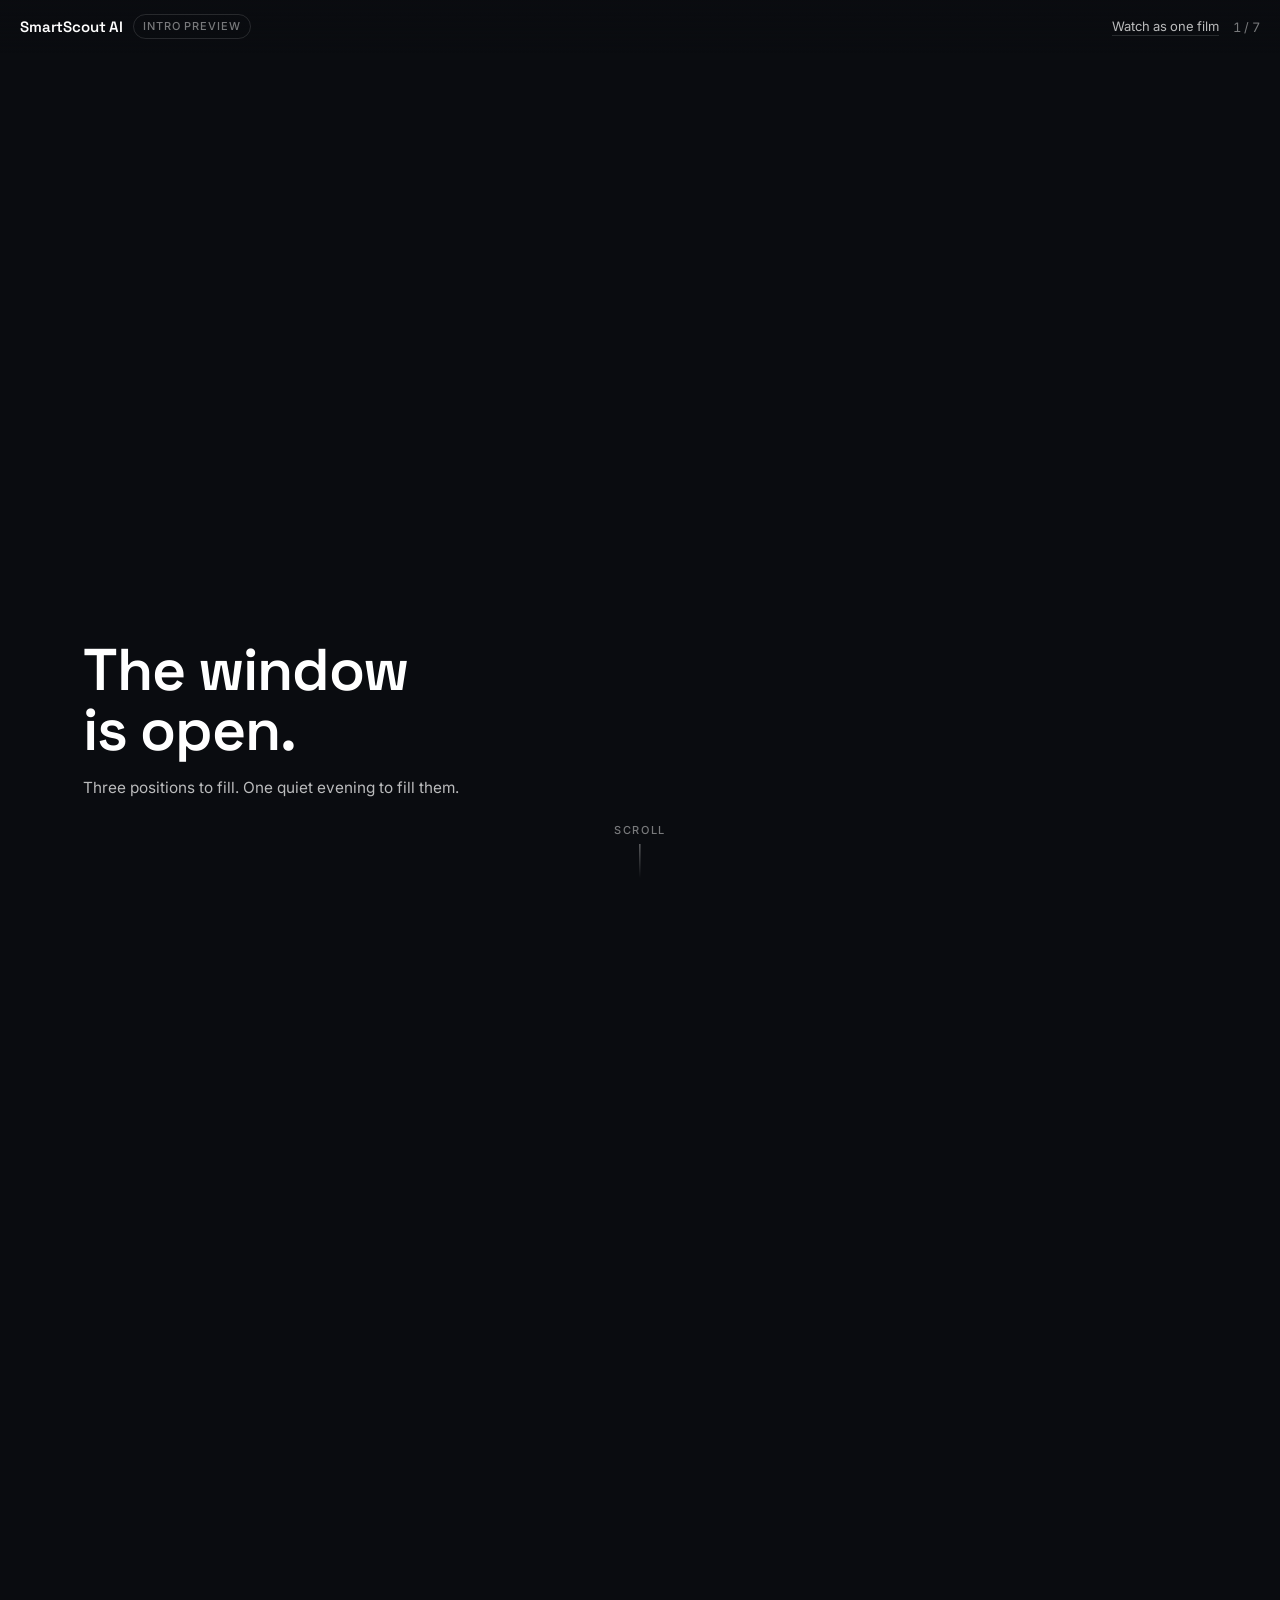
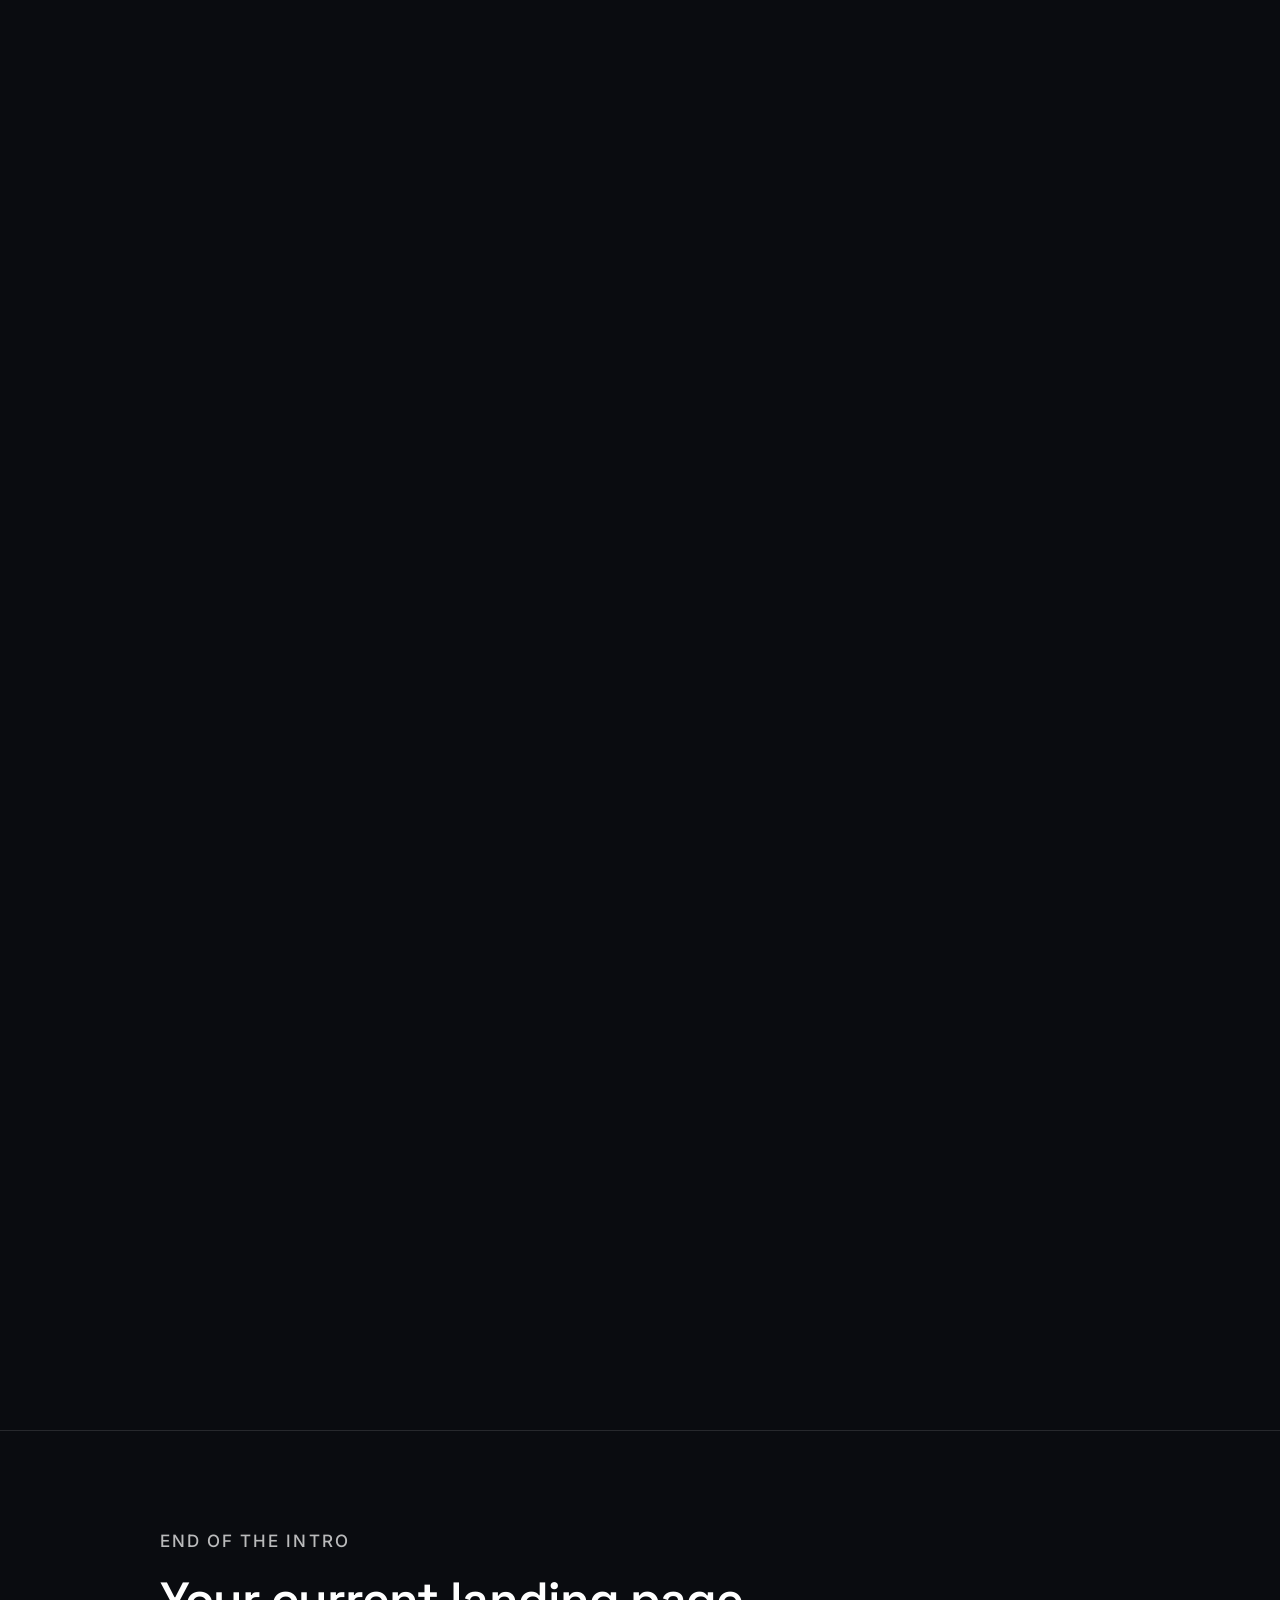
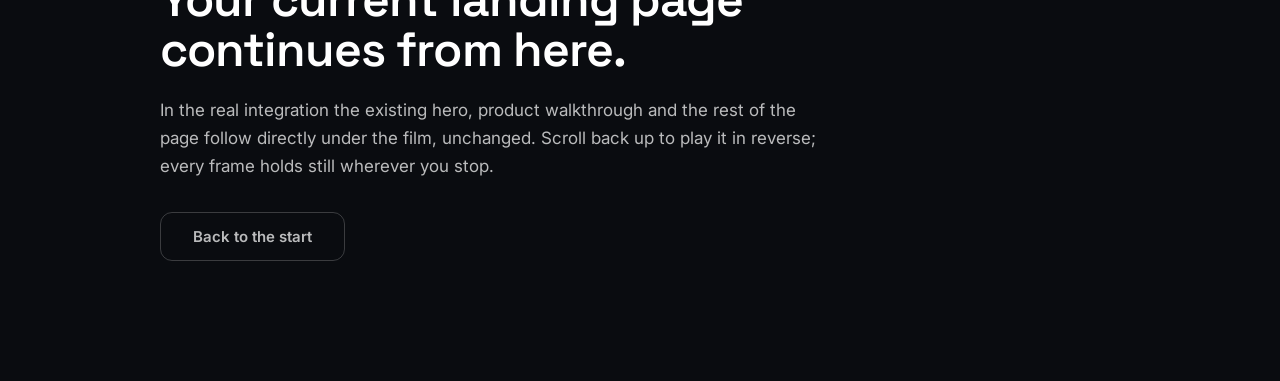
<file: landing/preview/index.html>
<!doctype html>
<html lang="en">
<head>
<meta charset="utf-8">
<meta name="viewport" content="width=device-width, initial-scale=1, viewport-fit=cover">
<meta name="robots" content="noindex, nofollow">
<title>SmartScout AI intro preview</title>
<link rel="preconnect" href="https://fonts.googleapis.com">
<link rel="preconnect" href="https://fonts.gstatic.com" crossorigin>
<link rel="preconnect" href="https://d2ol7oe51mr4n9.cloudfront.net" crossorigin>
<link rel="stylesheet" href="https://fonts.googleapis.com/css2?family=Space+Grotesk:wght@500;600&family=Inter:wght@400;500;600&display=swap">
<style>
  /* Tokens mirror the SmartScout landing page (talent-scryer): dark ground, Space Grotesk display,
     Inter body, the site's green primary button. */
  :root {
    --bg: #0a0c10;
    --fg: #ffffff;
    --muted: rgba(255, 255, 255, 0.72);
    --faint: rgba(255, 255, 255, 0.45);
    --line: rgba(255, 255, 255, 0.12);
    --accent: #4ade80;
    --font-display: 'Space Grotesk', 'Inter', system-ui, sans-serif;
    --font-body: 'Inter', system-ui, -apple-system, 'Segoe UI', sans-serif;
    color-scheme: dark;
  }
  * { box-sizing: border-box; }
  html { background: var(--bg); scroll-behavior: smooth; }
  body { margin: 0; background: var(--bg); color: var(--fg); font-family: var(--font-body); -webkit-font-smoothing: antialiased; }
  @media (prefers-reduced-motion: reduce) { html { scroll-behavior: auto; } }

  /* Slim preview bar. On the real site the existing navigation sits here. */
  .bar {
    position: fixed; inset: 0 0 auto 0; z-index: 20;
    display: flex; align-items: center; justify-content: space-between; gap: 16px;
    padding: calc(14px + env(safe-area-inset-top, 0px)) 20px 14px;
    background: linear-gradient(to bottom, rgba(10, 12, 16, 0.72), rgba(10, 12, 16, 0));
    pointer-events: none;
  }
  .bar > * { pointer-events: auto; }
  .brand { font-family: var(--font-display); font-weight: 600; font-size: 15px; letter-spacing: -0.01em; text-decoration: none; color: var(--fg); display: flex; align-items: center; gap: 10px; }
  .pill { font: 500 11px/1 var(--font-body); letter-spacing: 0.08em; text-transform: uppercase; color: var(--faint); border: 1px solid var(--line); border-radius: 999px; padding: 6px 9px; }
  .meta { display: flex; align-items: center; gap: 14px; font-size: 13px; color: var(--faint); font-variant-numeric: tabular-nums; }
  .meta a { color: var(--muted); text-decoration: none; border-bottom: 1px solid var(--line); padding-bottom: 1px; }
  .meta a:hover { color: var(--fg); border-color: var(--muted); }
  @media (max-width: 639px) { .meta .film { display: none; } .bar { padding-left: 16px; padding-right: 16px; } }

  /* Scroll track: tall; the stage sticks and plays the film as you scroll. */
  .track { position: relative; height: calc(var(--w, 9.7) * 100vh); height: calc(var(--w, 9.7) * 100svh); }
  .stage { position: sticky; top: 0; height: 100vh; height: 100svh; overflow: hidden; background: var(--bg); isolation: isolate; }
  .stage video { position: absolute; inset: 0; width: 100%; height: 100%; object-fit: cover; opacity: 0; background: var(--bg); }
  .stage video.active { opacity: 1; }
  .scrim { position: absolute; inset: 0; pointer-events: none; background: linear-gradient(to top, rgba(10, 12, 16, 0.78) 0%, rgba(10, 12, 16, 0.28) 36%, rgba(10, 12, 16, 0) 60%); }

  .chapter {
    position: absolute; left: 0; bottom: 11vh; bottom: 11svh; max-width: 34rem;
    padding: 0 20px env(safe-area-inset-bottom, 0px); pointer-events: none;
    opacity: 0; visibility: hidden; will-change: opacity, transform;
  }
  .chapter.right { left: auto; right: 0; }
  @media (min-width: 640px) {
    .chapter { left: 4vw; padding-left: 32px; padding-right: 32px; }
    .chapter.right { left: auto; right: 4vw; }
  }
  .chapter h2 { margin: 0; font-family: var(--font-display); font-weight: 600; font-size: clamp(30px, 4.6vw, 60px); line-height: 1.02; letter-spacing: -0.02em; text-wrap: balance; }
  .chapter p { margin: 16px 0 0; max-width: 28rem; font-size: clamp(15px, 1.2vw, 18px); line-height: 1.6; color: var(--muted); text-wrap: pretty; }
  .cta { margin-top: 28px; display: flex; flex-wrap: wrap; align-items: center; gap: 14px; pointer-events: auto; }
  .note { font-size: 13px; color: var(--faint); opacity: 0; transition: opacity 0.3s; }
  .note.show { opacity: 1; }

  .btn {
    display: inline-flex; align-items: center; justify-content: center; gap: 8px;
    border-radius: 12px; padding: 16px 32px; font: 600 15px/1 var(--font-body);
    border: 0; cursor: pointer; text-decoration: none; white-space: nowrap;
    transition: box-shadow 0.3s, transform 0.3s, border-color 0.3s, background-color 0.3s, color 0.3s;
  }
  .btn:hover { transform: scale(1.02); }
  .btn:active { transform: scale(0.98); }
  .btn-primary { background: var(--accent); color: #000; }
  .btn-primary:hover { box-shadow: 0 0 32px -4px hsl(160 84% 52% / 0.6); }
  .btn-primary:focus-visible { outline: 2px solid var(--accent); outline-offset: 3px; }
  .btn-outline { background: transparent; color: var(--muted); border: 1px solid rgba(255, 255, 255, 0.2); }
  .btn-outline:hover { color: var(--fg); border-color: rgba(255, 255, 255, 0.4); background: rgba(255, 255, 255, 0.04); }
  .btn-outline:focus-visible { outline: 2px solid rgba(255, 255, 255, 0.5); outline-offset: 3px; }
  .btn svg { width: 16px; height: 16px; transition: transform 0.3s; }
  .btn:hover svg { transform: translateX(3px); }

  .hint {
    position: absolute; left: 50%; bottom: calc(22px + env(safe-area-inset-bottom, 0px)); transform: translateX(-50%);
    display: flex; flex-direction: column; align-items: center; gap: 8px;
    font: 500 11px/1 var(--font-body); letter-spacing: 0.14em; text-transform: uppercase; color: var(--faint);
    transition: opacity 0.4s; pointer-events: none;
  }
  .hint span { display: block; width: 1px; height: 34px; background: linear-gradient(to bottom, rgba(255,255,255,0.5), rgba(255,255,255,0)); animation: drip 1.8s ease-in-out infinite; }
  @keyframes drip { 0% { transform: scaleY(0); transform-origin: top; } 50% { transform: scaleY(1); transform-origin: top; } 51% { transform-origin: bottom; } 100% { transform: scaleY(0); transform-origin: bottom; } }
  @media (prefers-reduced-motion: reduce) { .hint span { animation: none; } }

  /* Static fallback for reduced motion: posters stacked with the copy. */
  .static { display: none; }
  .static article { position: relative; isolation: isolate; display: flex; align-items: flex-end; min-height: 72vh; min-height: 72svh; overflow: hidden; }
  .static img { position: absolute; inset: 0; z-index: -2; width: 100%; height: 100%; object-fit: cover; }
  .static .fade { position: absolute; inset: 0; z-index: -1; background: linear-gradient(to top, rgba(10,12,16,0.85) 0%, rgba(10,12,16,0.3) 45%, rgba(10,12,16,0) 70%); }
  .static .copy { width: 100%; max-width: 34rem; padding: 96px 20px 48px; }
  .static .copy.right { margin-left: auto; }
  @media (min-width: 640px) { .static .copy { padding-left: 32px; padding-right: 32px; } }
  body.reduced .track { display: none; }
  body.reduced .static { display: block; }

  /* Where the existing landing page would continue. */
  .after { position: relative; border-top: 1px solid var(--line); padding: 96px 20px 120px; }
  .after .inner { max-width: 60rem; margin: 0 auto; display: grid; gap: 20px; }
  .eyebrow { margin: 0; font: 500 12px/1 var(--font-body); letter-spacing: 0.12em; text-transform: uppercase; color: var(--faint); }
  .after h2 { margin: 0; font-family: var(--font-display); font-weight: 600; font-size: clamp(28px, 4vw, 48px); line-height: 1.05; letter-spacing: -0.02em; max-width: 24ch; text-wrap: balance; }
  .after p { margin: 0; max-width: 60ch; font-size: 17px; line-height: 1.65; color: var(--muted); }
  .after .row { display: flex; flex-wrap: wrap; gap: 14px; margin-top: 12px; }
</style>
</head>
<body>
<a id="top"></a>
<header class="bar">
  <a class="brand" href="#top">SmartScout AI <span class="pill">Intro preview</span></a>
  <div class="meta">
    <a class="film" id="filmLink" href="#" target="_blank" rel="noopener">Watch as one film</a>
    <span id="counter" aria-live="polite">1 / 7</span>
  </div>
</header>

<section class="track" id="track" aria-label="Introduction">
  <div class="stage" id="stage">
    <div class="scrim" aria-hidden="true"></div>
    <div class="hint" id="hint" aria-hidden="true">Scroll<span></span></div>
  </div>
</section>

<section class="static" id="static" aria-label="Introduction"></section>

<section class="after">
  <div class="inner">
    <p class="eyebrow">End of the intro</p>
    <h2>Your current landing page continues from here.</h2>
    <p>In the real integration the existing hero, product walkthrough and the rest of the page follow directly under the film, unchanged. Scroll back up to play it in reverse; every frame holds still wherever you stop.</p>
    <div class="row">
      <a class="btn btn-outline" href="#top">Back to the start</a>
    </div>
  </div>
</section>

<script>
(function () {
  "use strict";
  var CDN = window.__INTRO_BASE || "https://d2ol7oe51mr4n9.cloudfront.net/user_3KMIwEHxZ1qIzuncbcTaRoyQ4q9/";
  var FILES = window.__INTRO_FILES || {
    "scene-01.mp4": "9ab3e278-57a8-4e9a-a3fe-924766c593c1.mp4",
    "scene-01-mobile.mp4": "f6644317-cecc-4c7e-82ef-e2dc471e1668.mp4",
    "scene-02.mp4": "6ee6398c-0b98-4c5b-a0d2-327fe58fa82d.mp4",
    "scene-02-mobile.mp4": "586f8d37-ab22-40d7-abd3-ed979bffd24a.mp4",
    "scene-03.mp4": "425445de-0f39-4997-b9c2-bf575522ddea.mp4",
    "scene-03-mobile.mp4": "ba87bc07-9713-4045-b605-39cd79f52e9e.mp4",
    "scene-04.mp4": "7cc1ad5a-6d9a-45c5-98c9-f04f2c05d55b.mp4",
    "scene-04-mobile.mp4": "d3a2612b-2b52-496e-aea1-e09b3e4ad1be.mp4",
    "scene-05.mp4": "65c7545f-2690-4e51-8a9e-18048ab1eebe.mp4",
    "scene-05-mobile.mp4": "0d697fdc-2ac2-4624-bd18-2dd6f91ad41f.mp4",
    "scene-06.mp4": "d16c4d06-bef9-457e-9486-6eb296968552.mp4",
    "scene-06-mobile.mp4": "63f1f453-3cd6-455f-917b-7ce4e8cc7e2b.mp4",
    "scene-07.mp4": "4b3c67e3-9e54-49f0-8b7b-fd2abac7d75c.mp4",
    "scene-07-mobile.mp4": "2d050c9b-7e4c-4150-a7fc-a30c018d3f9f.mp4",
    "scene-01-poster.jpg": "fa47ab49-cf32-4757-904c-aaab45baba85.jpg",
    "scene-01-mobile-poster.jpg": "0b5660ad-a255-4174-9703-1279317e688c.jpg",
    "scene-02-poster.jpg": "e46478d2-6e03-4b97-8c06-e652ab8291b1.jpg",
    "scene-02-mobile-poster.jpg": "f0248c87-66bd-4f8f-8673-8a79653d2899.jpg",
    "scene-03-poster.jpg": "613f158f-30f7-406d-8b9d-bba40a2e0ad2.jpg",
    "scene-03-mobile-poster.jpg": "03d08ce9-88df-4307-8a1a-973675135d2b.jpg",
    "scene-04-poster.jpg": "819162b0-61a5-4c00-8734-60bdd6df0682.jpg",
    "scene-04-mobile-poster.jpg": "656bac54-2877-4c54-b79e-b5ac892af1a0.jpg",
    "scene-05-poster.jpg": "75f81cf3-b4fd-485d-86d7-422744eb64c4.jpg",
    "scene-05-mobile-poster.jpg": "d90cd4e4-456a-4b4f-8603-25923c13e77a.jpg",
    "scene-06-poster.jpg": "041283c6-e348-4d58-9ed5-bdbb101de456.jpg",
    "scene-06-mobile-poster.jpg": "9b6e2d90-a5f3-41e5-8e32-be89d178f3a1.jpg",
    "scene-07-poster.jpg": "76619e83-4d7c-44a6-b8fb-66d6f7d2f0f3.jpg",
    "scene-07-mobile-poster.jpg": "0aaea00f-288e-4724-83c6-bf95f405caa3.jpg",
    "film.mp4": "8748ad9c-c366-4d27-bac1-54db8268bce3.mp4"
  };
  // Same scene data as introScenes.ts in the site repo.
  var SCENES = [
    { clip: "scene-01", duration: 6.04, weight: 1.2, align: "left", pos: "55% 50%", mpos: "58% 50%", title: "The window is open.", body: "Three positions to fill. One quiet evening to fill them." },
    { clip: "scene-02", duration: 6.04, weight: 1.1, align: "right", pos: "50% 50%", mpos: "50% 50%", title: "The question.", body: "Which players fit the way your team actually plays?" },
    { clip: "scene-03", duration: 6.04, weight: 1.1, align: "left", pos: "50% 50%", mpos: "50% 50%", title: "The search.", body: "One profile. Every league. Seconds, not weeks." },
    { clip: "scene-04", duration: 6.04, weight: 1.3, align: "right", pos: "50% 50%", mpos: "50% 50%", title: "Three names.", body: "Scored against your model, with today’s market value." },
    { clip: "scene-05", duration: 6.04, weight: 1.2, align: "left", pos: "50% 50%", mpos: "50% 50%", title: "Signed.", body: "Decisions made with evidence tend to be made once." },
    { clip: "scene-06", duration: 6.04, weight: 1.1, align: "left", pos: "50% 50%", mpos: "50% 50%" },
    { clip: "scene-07", duration: 8.04, weight: 1.7, hold: 0.35, align: "left", pos: "50% 45%", mpos: "50% 45%", title: "Find them before anyone else does.", body: "SmartScout AI. Recruitment intelligence for professional clubs.", cta: true }
  ];

  var url = function (name) { return CDN + (FILES[name] || name); };
  var mobile = window.matchMedia("(max-width: 767px)").matches;
  var reduced = window.matchMedia("(prefers-reduced-motion: reduce)").matches;
  var clamp = function (v, a, b) { return v < a ? a : v > b ? b : v; };
  var lerpMap = function (p, xs, ys) {
    if (p <= xs[0]) return ys[0];
    for (var i = 1; i < xs.length; i++) {
      if (p <= xs[i]) { var s = xs[i] - xs[i - 1]; return s <= 0 ? ys[i] : ys[i - 1] + (ys[i] - ys[i - 1]) * ((p - xs[i - 1]) / s); }
    }
    return ys[ys.length - 1];
  };

  document.getElementById("filmLink").href = url("film.mp4");

  // Bands: each leg's share of the scroll, by weight.
  var total = 0; SCENES.forEach(function (s) { total += s.weight; });
  var acc = 0;
  SCENES.forEach(function (s) { s.start = acc / total; acc += s.weight; s.end = acc / total; });
  var track = document.getElementById("track");
  track.style.setProperty("--w", String(total));

  function ctaMarkup() {
    return '<div class="cta"><button type="button" class="btn btn-primary" id="cta">Request Access' +
      '<svg viewBox="0 0 24 24" fill="none" stroke="currentColor" stroke-width="2" stroke-linecap="round" stroke-linejoin="round" aria-hidden="true"><path d="M5 12h14"/><path d="m12 5 7 7-7 7"/></svg></button>' +
      '<span class="note" id="ctaNote">On the live site this opens the access request form.</span></div>';
  }
  function copyMarkup(s) {
    var h = "<h2>" + s.title + "</h2>";
    if (s.body) h += "<p>" + s.body + "</p>";
    if (s.cta) h += ctaMarkup();
    return h;
  }
  function wireCta() {
    var b = document.getElementById("cta"), n = document.getElementById("ctaNote");
    if (b && n) b.addEventListener("click", function () { n.classList.add("show"); setTimeout(function () { n.classList.remove("show"); }, 2600); });
  }

  if (reduced) {
    document.body.classList.add("reduced");
    var st = document.getElementById("static");
    SCENES.filter(function (s) { return s.title; }).forEach(function (s) {
      var a = document.createElement("article");
      a.innerHTML = '<img src="' + url(s.clip + (mobile ? "-mobile-poster.jpg" : "-poster.jpg")) + '" alt="" width="1920" height="1080" loading="lazy" decoding="async" style="object-position:' + (mobile ? s.mpos : s.pos) + '">' +
        '<div class="fade" aria-hidden="true"></div><div class="copy' + (s.align === "right" ? " right" : "") + '">' + copyMarkup(s) + "</div>";
      st.appendChild(a);
    });
    wireCta();
    document.getElementById("counter").textContent = "";
    return;
  }

  // Build the stage: one video per leg plus its chapter copy.
  var stage = document.getElementById("stage");
  var scrim = stage.querySelector(".scrim");
  SCENES.forEach(function (s, i) {
    var v = document.createElement("video");
    v.muted = true; v.playsInline = true; v.setAttribute("playsinline", ""); v.setAttribute("muted", "");
    v.preload = "auto"; v.disablePictureInPicture = true; v.setAttribute("aria-hidden", "true"); v.tabIndex = -1;
    v.poster = url(s.clip + (mobile ? "-mobile-poster.jpg" : "-poster.jpg"));
    v.src = url(s.clip + (mobile ? "-mobile.mp4" : ".mp4"));
    v.style.objectPosition = mobile ? s.mpos : s.pos;
    if (i === 0) v.classList.add("active");
    stage.insertBefore(v, scrim);
    s.video = v;
    if (s.title) {
      var art = document.createElement("article");
      art.className = "chapter" + (s.align === "right" ? " right" : "");
      art.innerHTML = copyMarkup(s);
      if (i === 0) { art.style.opacity = "1"; art.style.visibility = "visible"; }
      stage.appendChild(art);
      s.chapter = art;
    }
  });
  wireCta();

  // Touch devices will not render seeks until each video has started once.
  var primed = false;
  function prime() {
    if (primed) return; primed = true;
    SCENES.forEach(function (s) { var p = s.video.play(); if (p && p.then) p.then(function () { s.video.pause(); }).catch(function () {}); });
  }
  window.addEventListener("touchstart", prime, { once: true, passive: true });
  window.addEventListener("pointerdown", prime, { once: true, passive: true });

  function seek(v, t) {
    if (!v.duration && v.readyState < 1) { v.dataset.pending = String(t); return; }
    var target = clamp(t, 0, (v.duration || t) - 0.001);
    if (Math.abs(v.currentTime - target) > 1 / 48) v.currentTime = target;
  }
  SCENES.forEach(function (s) {
    s.video.addEventListener("loadedmetadata", function () {
      if (s.video.dataset.pending) { seek(s.video, parseFloat(s.video.dataset.pending)); delete s.video.dataset.pending; }
    });
  });

  var counter = document.getElementById("counter");
  var hint = document.getElementById("hint");
  var activeIdx = 0, ticking = false;

  function progress() {
    var r = track.getBoundingClientRect();
    var span = track.offsetHeight - window.innerHeight;
    return span > 0 ? clamp(-r.top / span, 0, 1) : 0;
  }

  function apply() {
    ticking = false;
    var p = progress();
    var idx = SCENES.length - 1;
    for (var i = 0; i < SCENES.length; i++) { if (p < SCENES[i].end) { idx = i; break; } }
    SCENES.forEach(function (s, i) {
      var v = s.video;
      if (i === idx) {
        var local = (p - s.start) / (s.end - s.start);
        if (s.hold) local = Math.min(local / (1 - s.hold), 1);
        seek(v, local * s.duration);
      } else if (i < idx) {
        seek(v, s.duration);
      } else {
        seek(v, 0);
      }
      if (s.chapter) {
        var first = s.start === 0, spanB = s.end - s.start;
        var fadeIn = s.start + spanB * (first ? 0.02 : 0.18);
        var fadeOut = s.cta ? s.end : s.end - spanB * 0.14;
        var o = lerpMap(p, [s.start, fadeIn, fadeOut, s.end], [first ? 1 : 0, 1, 1, s.cta ? 1 : 0]);
        var y = lerpMap(p, [s.start, fadeIn, fadeOut, s.end], [first ? 0 : 28, 0, 0, s.cta ? 0 : -14]);
        s.chapter.style.opacity = o.toFixed(3);
        s.chapter.style.transform = "translateY(" + y.toFixed(1) + "px)";
        s.chapter.style.visibility = o > 0.04 ? "visible" : "hidden";
      }
    });
    if (idx !== activeIdx) {
      SCENES[activeIdx].video.classList.remove("active");
      SCENES[idx].video.classList.add("active");
      activeIdx = idx;
    }
    counter.textContent = (idx + 1) + " / " + SCENES.length;
    hint.style.opacity = p < 0.02 ? "1" : "0";
    swapPending();
  }
  function schedule() { if (!ticking) { ticking = true; window.requestAnimationFrame(apply); } }
  window.addEventListener("scroll", schedule, { passive: true });
  window.addEventListener("resize", schedule);
  apply();

  // Preload each clip fully (as a blob) so scrubbing never waits on the network.
  // A clip that is on screen keeps its network source until it leaves the screen.
  function swapPending() {
    SCENES.forEach(function (s, i) {
      if (!s.blob || i === activeIdx) return;
      var v = s.video, t = v.currentTime, b = s.blob; s.blob = null;
      v.src = b; v.load();
      v.addEventListener("loadedmetadata", function () { v.currentTime = t; }, { once: true });
    });
  }
  if (window.fetch && typeof URL !== "undefined" && URL.createObjectURL && location.protocol !== "file:") {
    (function next(i) {
      if (i >= SCENES.length) return;
      var s = SCENES[i];
      fetch(url(s.clip + (mobile ? "-mobile.mp4" : ".mp4")))
        .then(function (r) { if (!r.ok) throw new Error(String(r.status)); return r.blob(); })
        .then(function (b) { s.blob = URL.createObjectURL(b); swapPending(); })
        .catch(function () {})
        .then(function () { next(i + 1); });
    })(0);
  }
})();
</script>
</body>
</html>
</file>
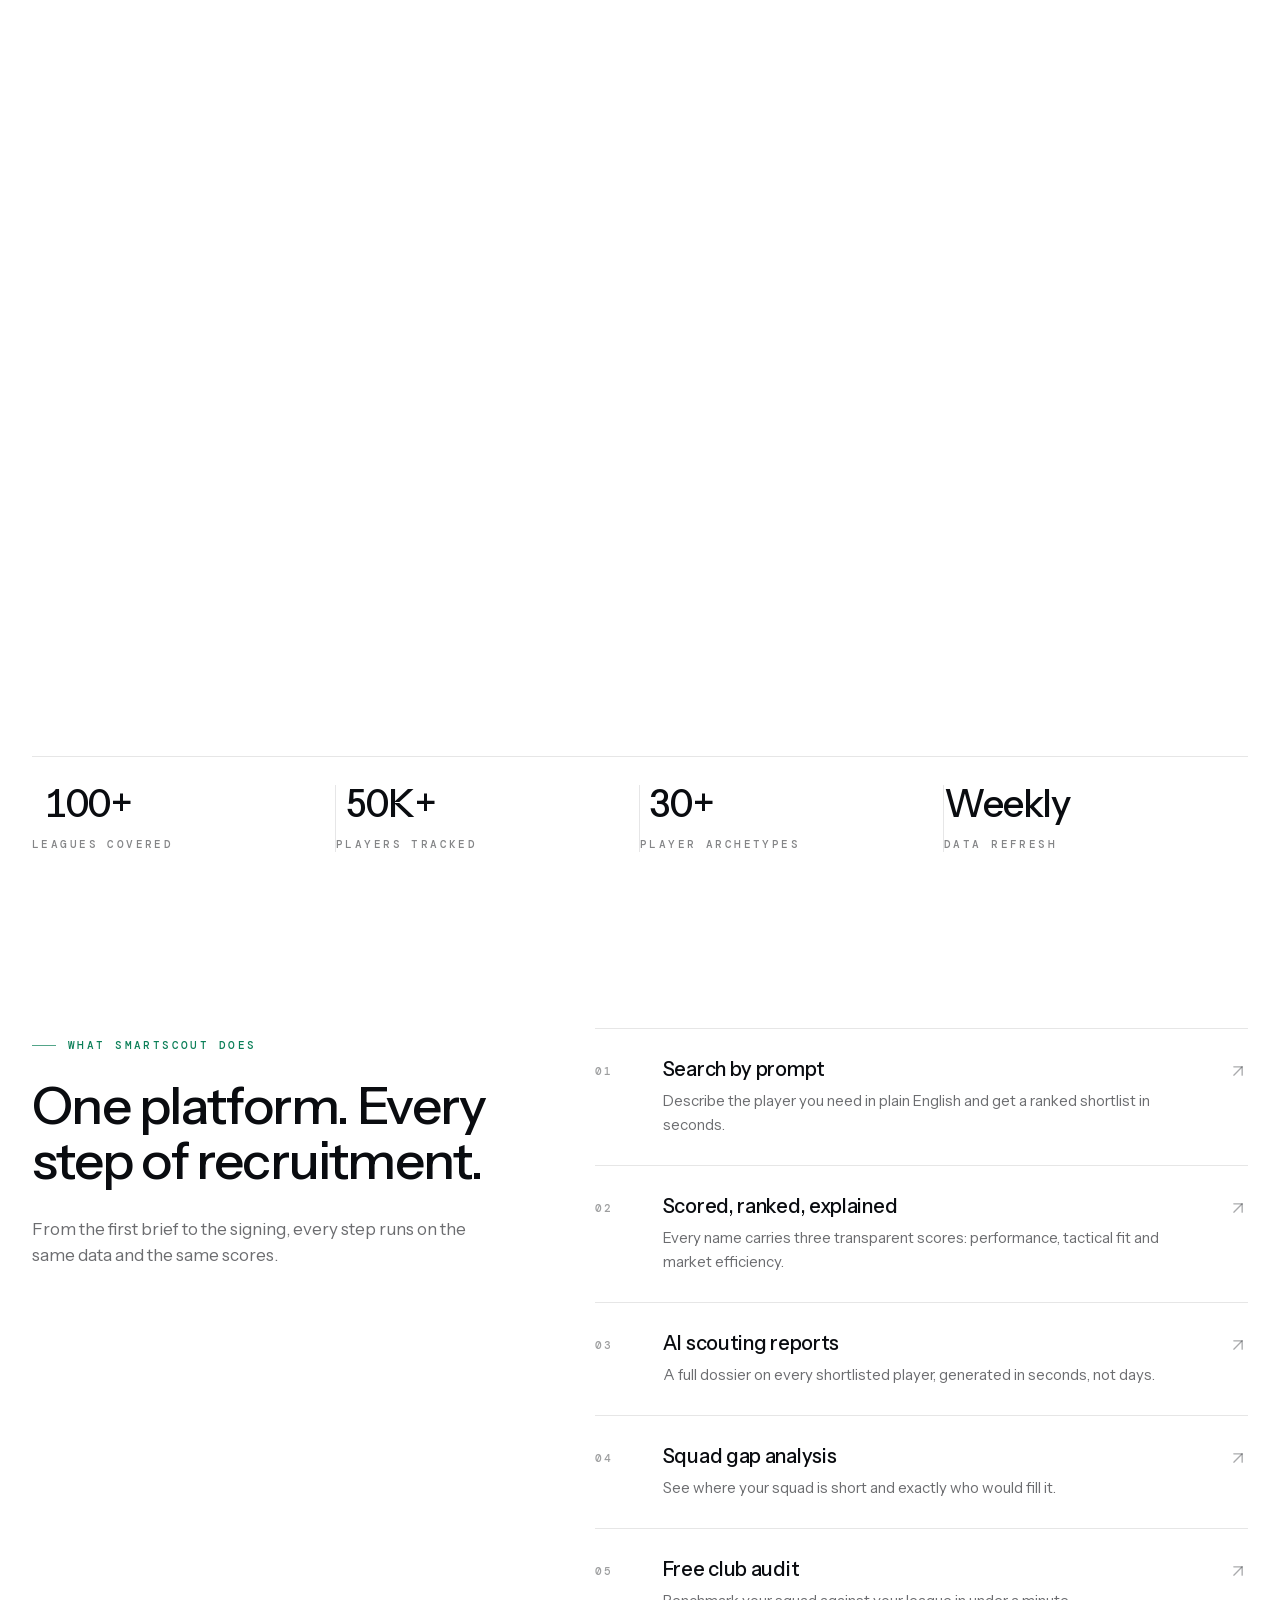
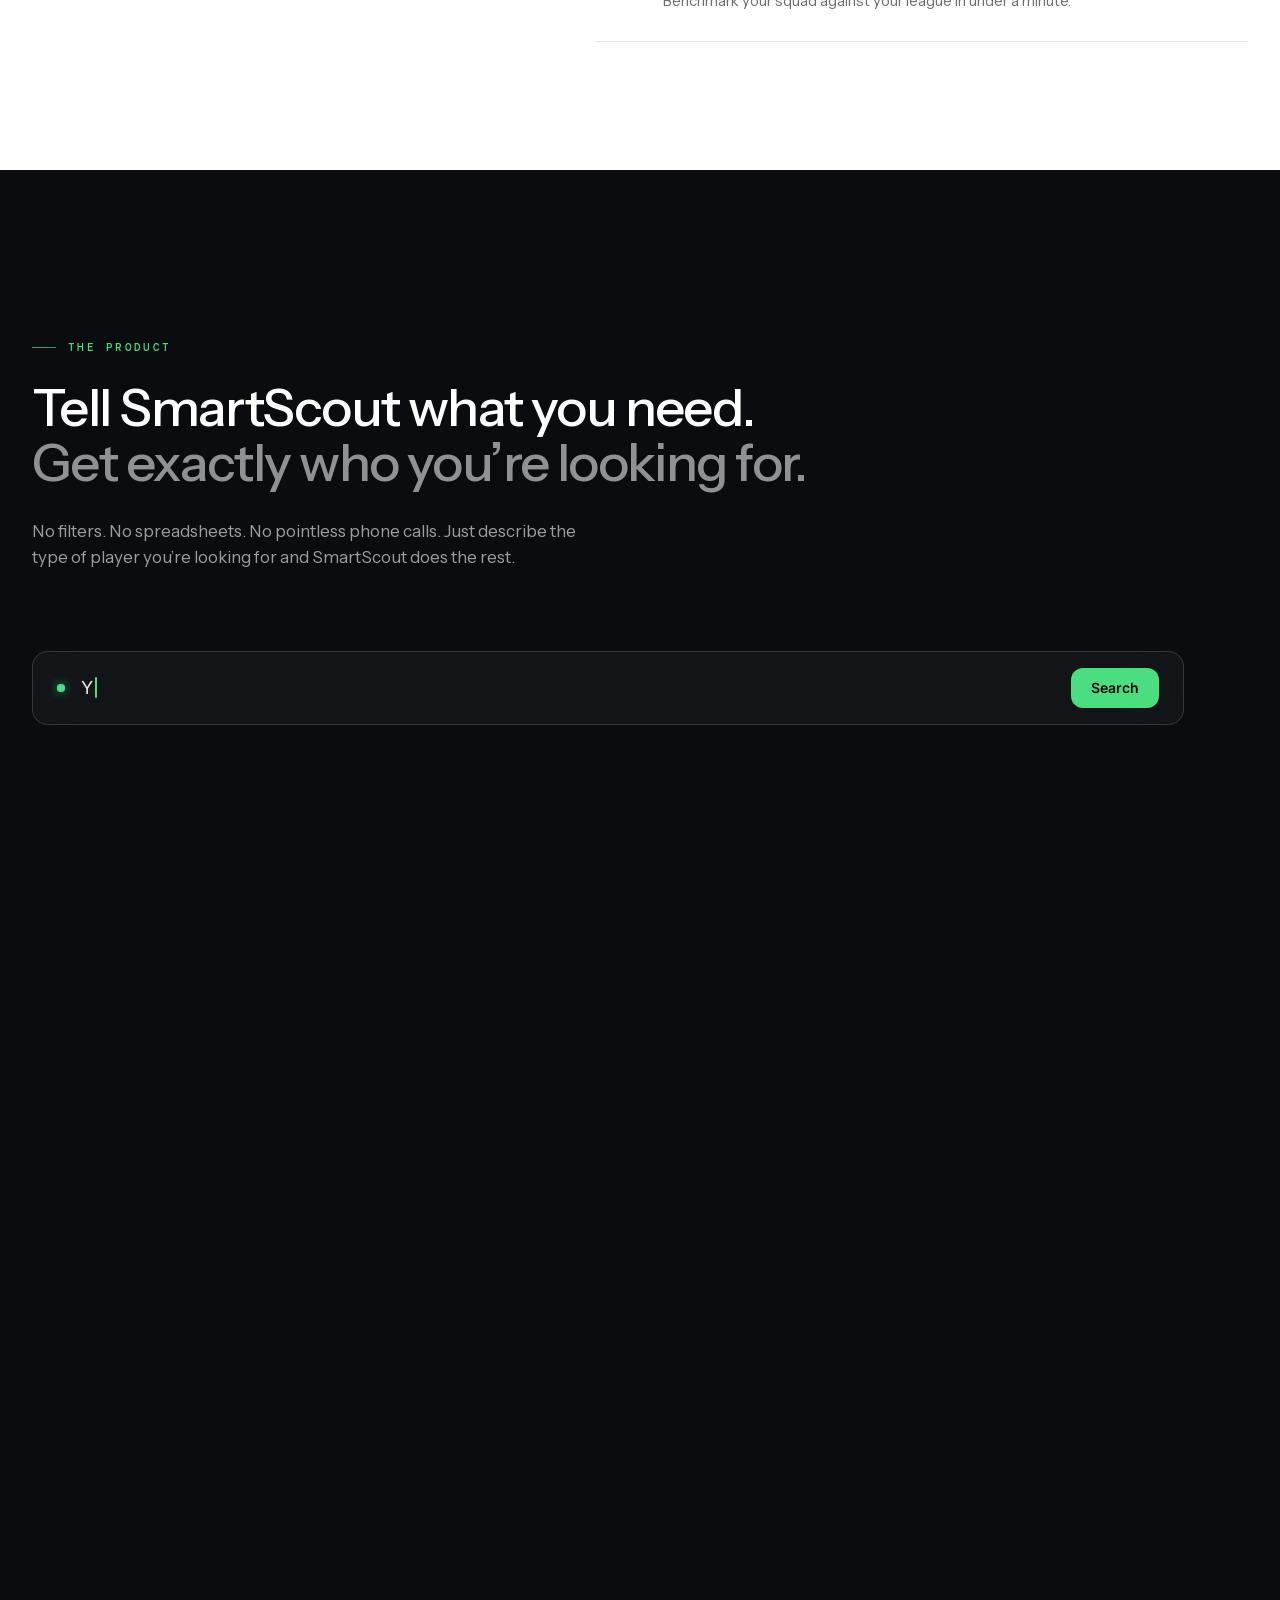
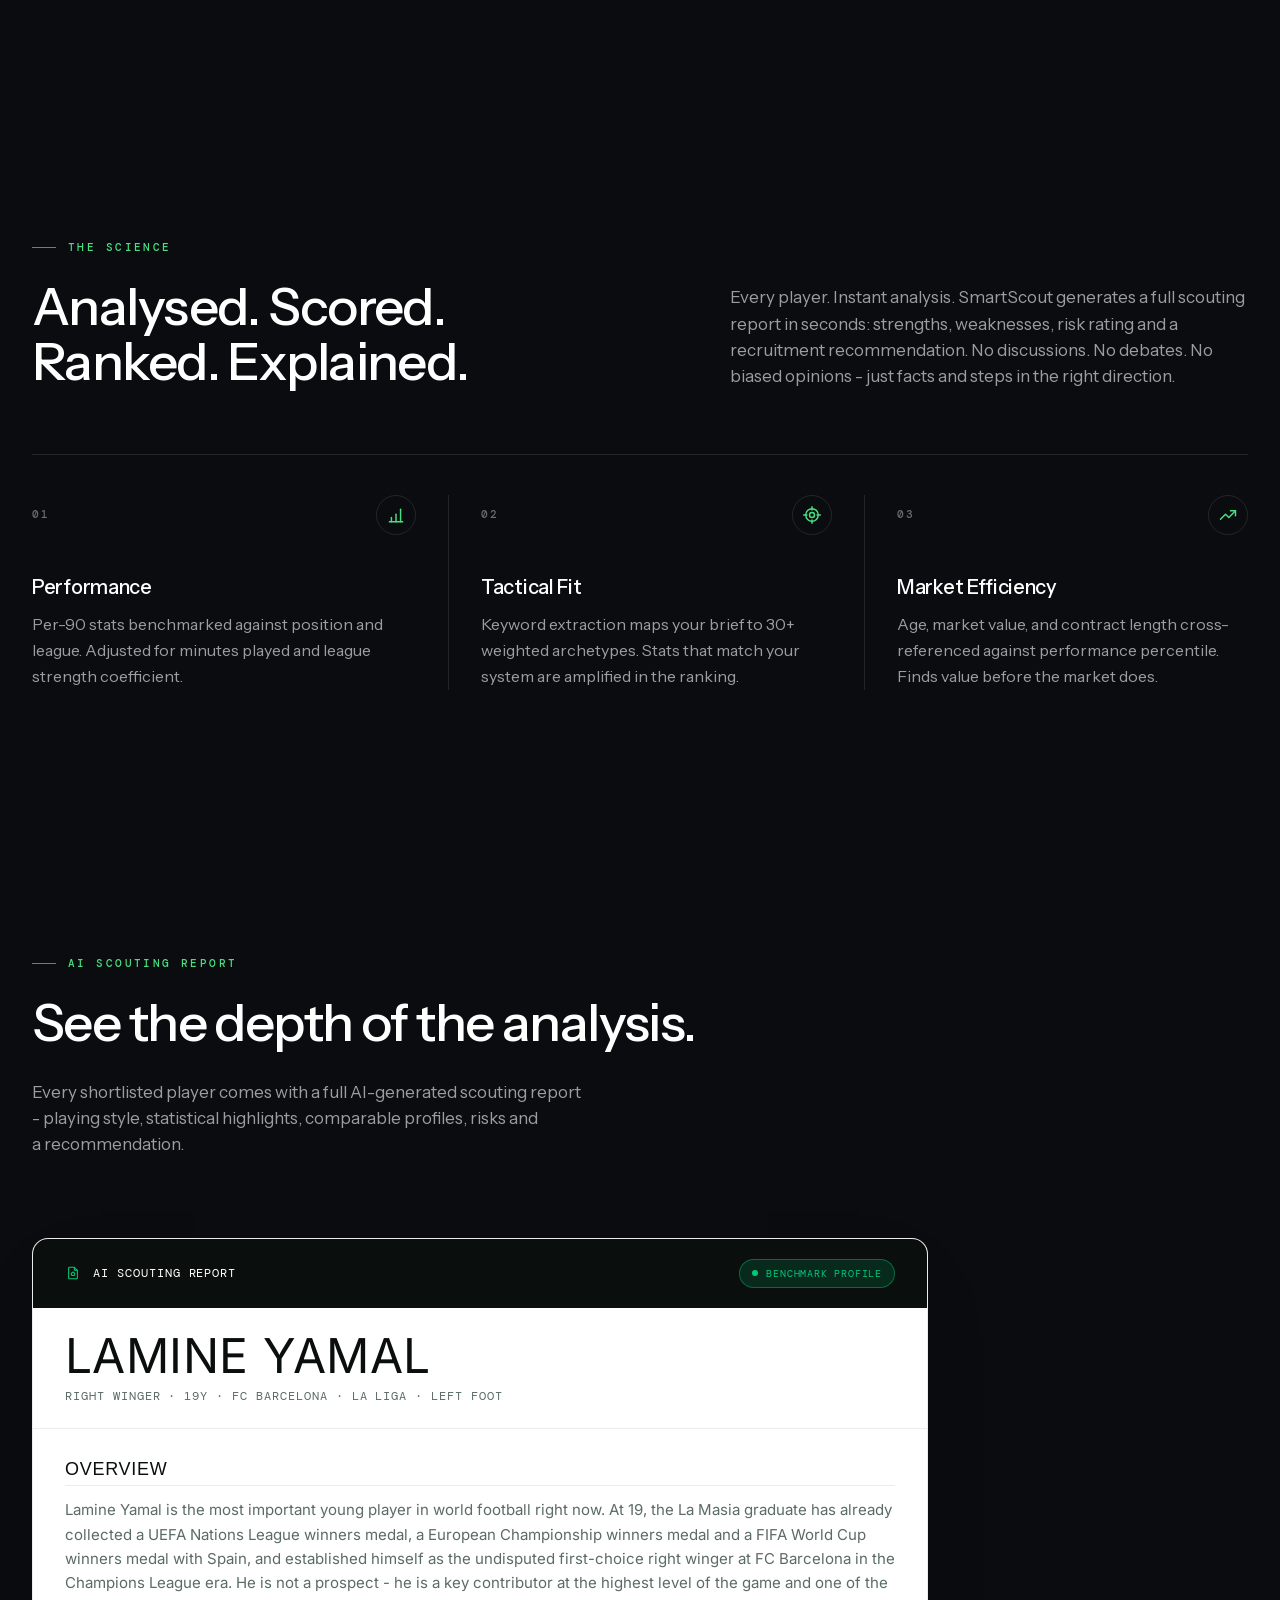
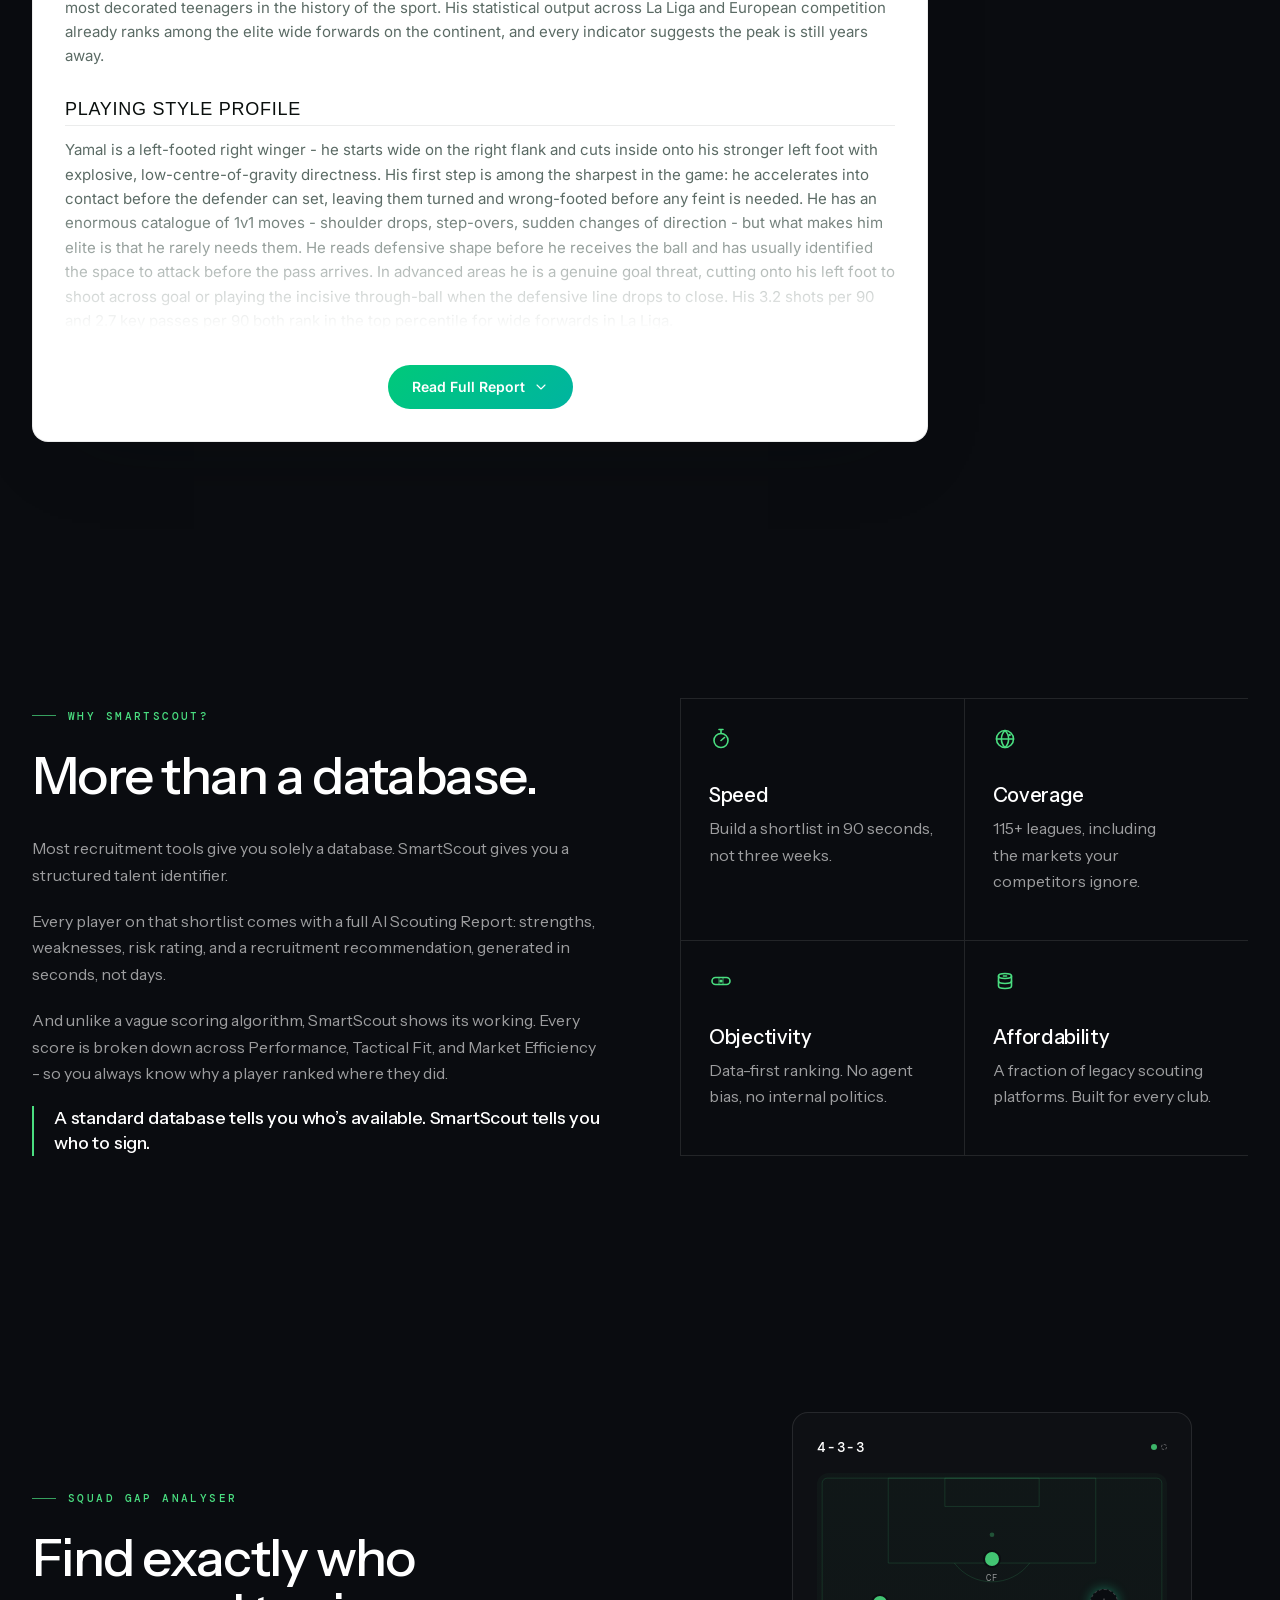
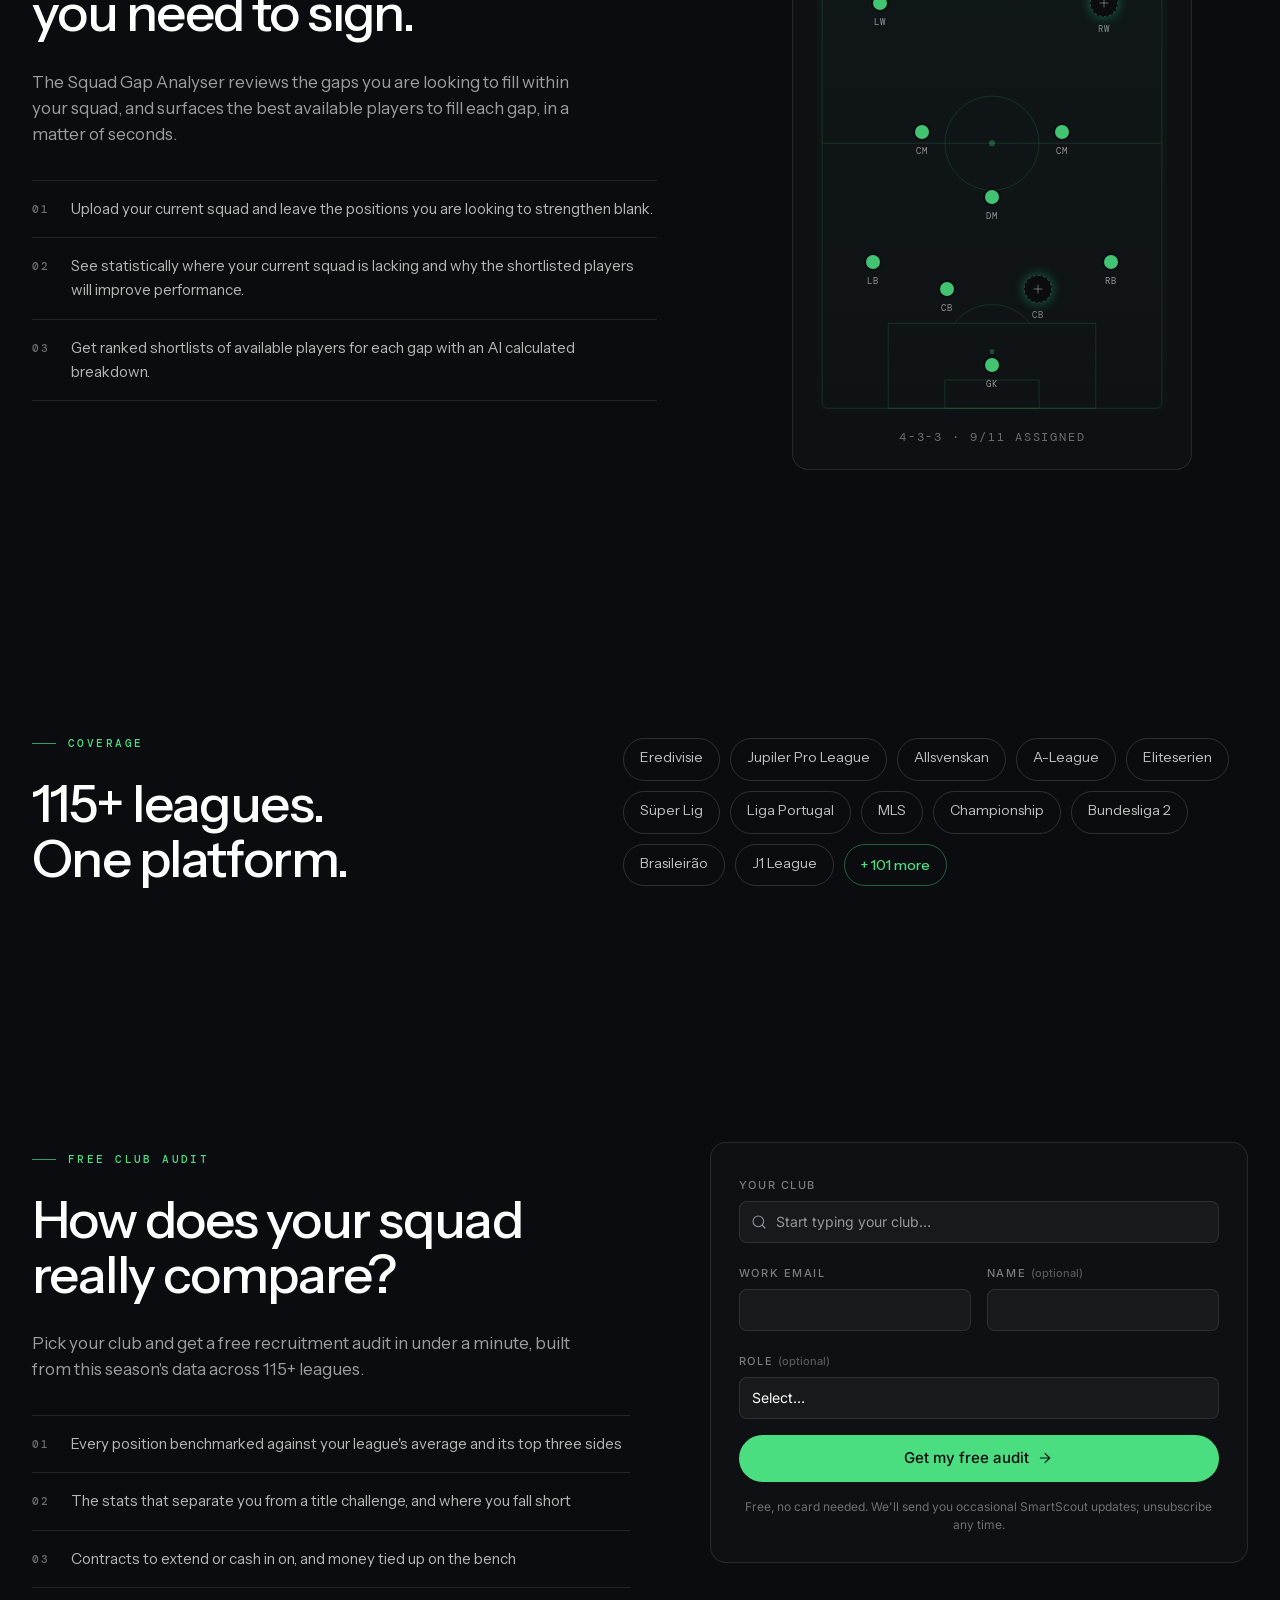
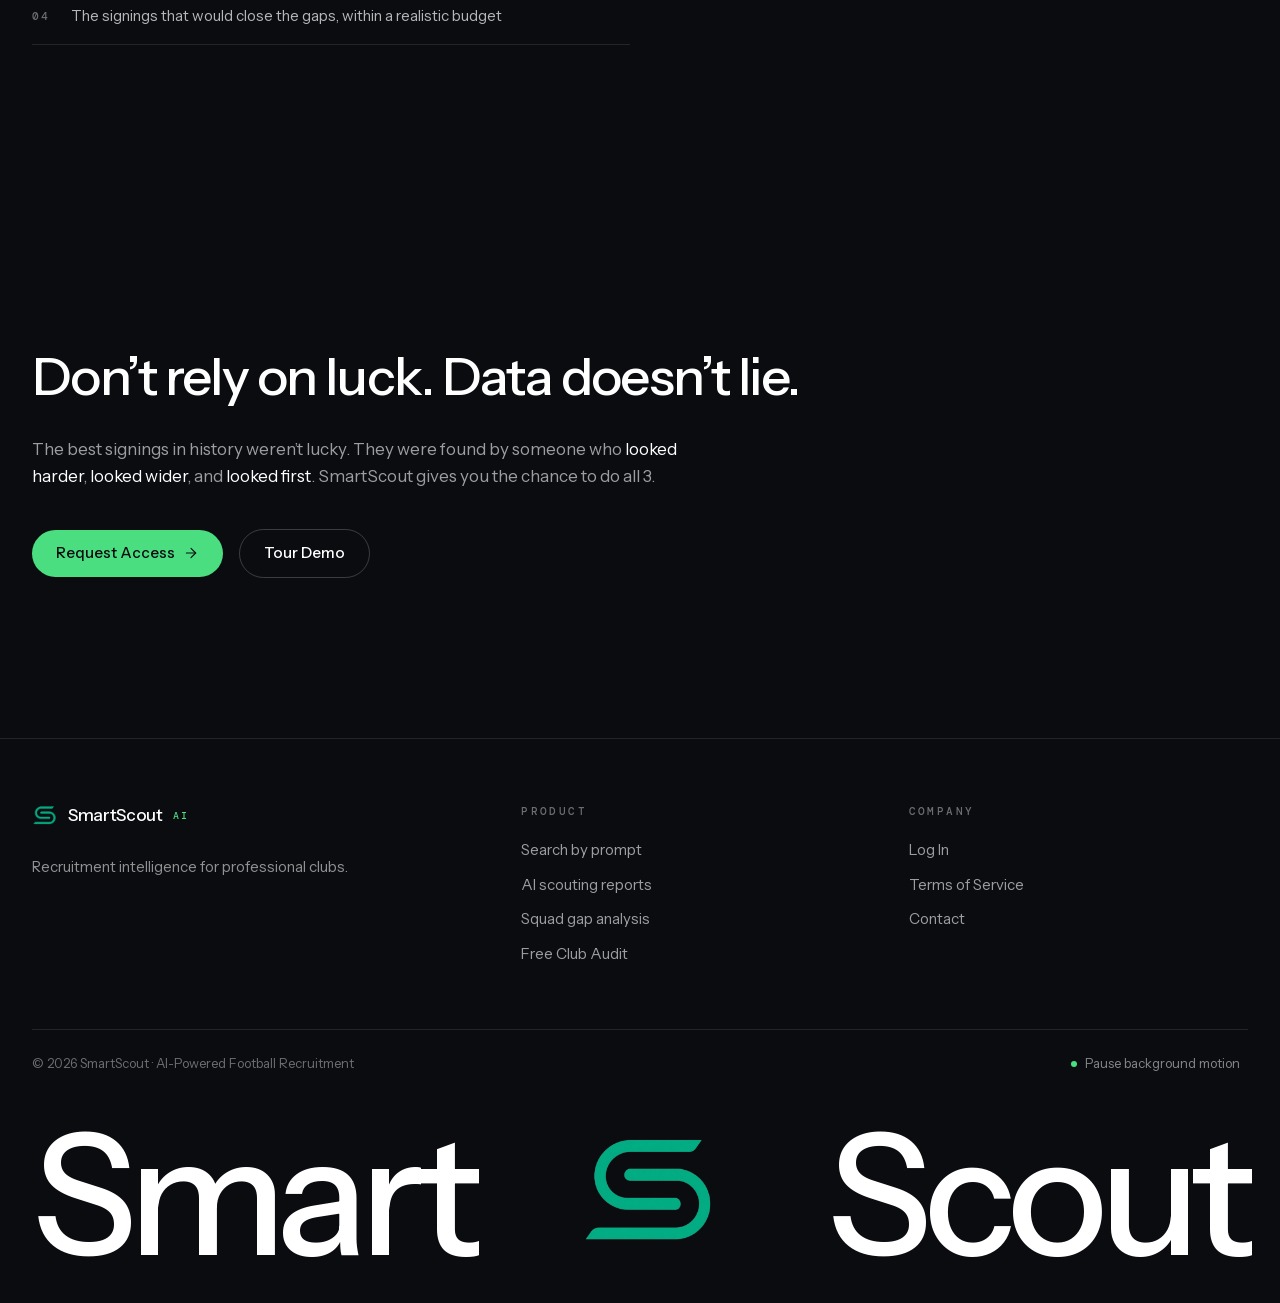
<file: landing/v2/index.html>
<!doctype html>
<html lang="en">
  <head>
    <meta charset="UTF-8" />
    <meta name="viewport" content="width=device-width, initial-scale=1.0, viewport-fit=cover" />
    <meta name="robots" content="noindex, nofollow" />
    <link rel="preload" href="./fonts/instrument-sans-latin-wght-normal.woff2" as="font" type="font/woff2" crossorigin />
    <link rel="preload" href="./fonts/inter-latin-wght-normal.woff2" as="font" type="font/woff2" crossorigin />
    <title>SmartScout landing preview</title>
    <link rel="dns-prefetch" href="https://cdn.sportmonks.com" />
    <link rel="icon" type="image/x-icon" href="./favicon.ico" />
    <script type="module" crossorigin src="./assets/preview-D0iUR71Q.js"></script>
    <link rel="stylesheet" crossorigin href="./assets/preview-CbQWTvCq.css">
  </head>
  <body>
    <div id="root"></div>
  </body>
</html>
</file>
<file: landing/v2/assets/preview-CbQWTvCq.css>
@font-face{font-family:DM Mono;font-style:normal;font-display:swap;font-weight:400;src:url(./dm-mono-latin-ext-400-normal-C2zvOubV.woff2) format("woff2"),url(./dm-mono-latin-ext-400-normal-1aZr6b2b.woff) format("woff");unicode-range:U+0100-02BA,U+02BD-02C5,U+02C7-02CC,U+02CE-02D7,U+02DD-02FF,U+0304,U+0308,U+0329,U+1D00-1DBF,U+1E00-1E9F,U+1EF2-1EFF,U+2020,U+20A0-20AB,U+20AD-20C0,U+2113,U+2C60-2C7F,U+A720-A7FF}@font-face{font-family:DM Mono;font-style:normal;font-display:swap;font-weight:400;src:url(./dm-mono-latin-400-normal-4GdczIuU.woff2) format("woff2"),url(./dm-mono-latin-400-normal--0xN8mdc.woff) format("woff");unicode-range:U+0000-00FF,U+0131,U+0152-0153,U+02BB-02BC,U+02C6,U+02DA,U+02DC,U+0304,U+0308,U+0329,U+2000-206F,U+20AC,U+2122,U+2191,U+2193,U+2212,U+2215,U+FEFF,U+FFFD}@font-face{font-family:DM Mono;font-style:normal;font-display:swap;font-weight:500;src:url(./dm-mono-latin-ext-500-normal-BtRyHRi6.woff2) format("woff2"),url(./dm-mono-latin-ext-500-normal-Dw3M13d8.woff) format("woff");unicode-range:U+0100-02BA,U+02BD-02C5,U+02C7-02CC,U+02CE-02D7,U+02DD-02FF,U+0304,U+0308,U+0329,U+1D00-1DBF,U+1E00-1E9F,U+1EF2-1EFF,U+2020,U+20A0-20AB,U+20AD-20C0,U+2113,U+2C60-2C7F,U+A720-A7FF}@font-face{font-family:DM Mono;font-style:normal;font-display:swap;font-weight:500;src:url(./dm-mono-latin-500-normal-DRMDZjhP.woff2) format("woff2"),url(./dm-mono-latin-500-normal-CN8Miw6E.woff) format("woff");unicode-range:U+0000-00FF,U+0131,U+0152-0153,U+02BB-02BC,U+02C6,U+02DA,U+02DC,U+0304,U+0308,U+0329,U+2000-206F,U+20AC,U+2122,U+2191,U+2193,U+2212,U+2215,U+FEFF,U+FFFD}@font-face{font-family:DM Sans;font-style:normal;font-display:swap;font-weight:400;src:url(./dm-sans-latin-ext-400-normal-BtiwyxMk.woff2) format("woff2"),url(./dm-sans-latin-ext-400-normal-BjWJ59Pq.woff) format("woff");unicode-range:U+0100-02BA,U+02BD-02C5,U+02C7-02CC,U+02CE-02D7,U+02DD-02FF,U+0304,U+0308,U+0329,U+1D00-1DBF,U+1E00-1E9F,U+1EF2-1EFF,U+2020,U+20A0-20AB,U+20AD-20C0,U+2113,U+2C60-2C7F,U+A720-A7FF}@font-face{font-family:DM Sans;font-style:normal;font-display:swap;font-weight:400;src:url(./dm-sans-latin-400-normal-CW0RaeGs.woff2) format("woff2"),url(./dm-sans-latin-400-normal-BwCSEQnW.woff) format("woff");unicode-range:U+0000-00FF,U+0131,U+0152-0153,U+02BB-02BC,U+02C6,U+02DA,U+02DC,U+0304,U+0308,U+0329,U+2000-206F,U+20AC,U+2122,U+2191,U+2193,U+2212,U+2215,U+FEFF,U+FFFD}@font-face{font-family:DM Sans;font-style:normal;font-display:swap;font-weight:500;src:url(./dm-sans-latin-ext-500-normal-BJfUCQsA.woff2) format("woff2"),url(./dm-sans-latin-ext-500-normal-DR84L5F-.woff) format("woff");unicode-range:U+0100-02BA,U+02BD-02C5,U+02C7-02CC,U+02CE-02D7,U+02DD-02FF,U+0304,U+0308,U+0329,U+1D00-1DBF,U+1E00-1E9F,U+1EF2-1EFF,U+2020,U+20A0-20AB,U+20AD-20C0,U+2113,U+2C60-2C7F,U+A720-A7FF}@font-face{font-family:DM Sans;font-style:normal;font-display:swap;font-weight:500;src:url(./dm-sans-latin-500-normal-B9HHJjqV.woff2) format("woff2"),url(./dm-sans-latin-500-normal-Dr3UlScf.woff) format("woff");unicode-range:U+0000-00FF,U+0131,U+0152-0153,U+02BB-02BC,U+02C6,U+02DA,U+02DC,U+0304,U+0308,U+0329,U+2000-206F,U+20AC,U+2122,U+2191,U+2193,U+2212,U+2215,U+FEFF,U+FFFD}@font-face{font-family:DM Sans;font-style:normal;font-display:swap;font-weight:600;src:url(./dm-sans-latin-ext-600-normal-4vooXBpG.woff2) format("woff2"),url(./dm-sans-latin-ext-600-normal-DRtaDpgU.woff) format("woff");unicode-range:U+0100-02BA,U+02BD-02C5,U+02C7-02CC,U+02CE-02D7,U+02DD-02FF,U+0304,U+0308,U+0329,U+1D00-1DBF,U+1E00-1E9F,U+1EF2-1EFF,U+2020,U+20A0-20AB,U+20AD-20C0,U+2113,U+2C60-2C7F,U+A720-A7FF}@font-face{font-family:DM Sans;font-style:normal;font-display:swap;font-weight:600;src:url(./dm-sans-latin-600-normal-Aqo67rzb.woff2) format("woff2"),url(./dm-sans-latin-600-normal-BmdmIIQ2.woff) format("woff");unicode-range:U+0000-00FF,U+0131,U+0152-0153,U+02BB-02BC,U+02C6,U+02DA,U+02DC,U+0304,U+0308,U+0329,U+2000-206F,U+20AC,U+2122,U+2191,U+2193,U+2212,U+2215,U+FEFF,U+FFFD}@font-face{font-family:DM Sans;font-style:normal;font-display:swap;font-weight:700;src:url(./dm-sans-latin-ext-700-normal-CJIcxD6K.woff2) format("woff2"),url(./dm-sans-latin-ext-700-normal-BLI3TTWz.woff) format("woff");unicode-range:U+0100-02BA,U+02BD-02C5,U+02C7-02CC,U+02CE-02D7,U+02DD-02FF,U+0304,U+0308,U+0329,U+1D00-1DBF,U+1E00-1E9F,U+1EF2-1EFF,U+2020,U+20A0-20AB,U+20AD-20C0,U+2113,U+2C60-2C7F,U+A720-A7FF}@font-face{font-family:DM Sans;font-style:normal;font-display:swap;font-weight:700;src:url(./dm-sans-latin-700-normal-DvUfVpUG.woff2) format("woff2"),url(./dm-sans-latin-700-normal-CUSSCpQX.woff) format("woff");unicode-range:U+0000-00FF,U+0131,U+0152-0153,U+02BB-02BC,U+02C6,U+02DA,U+02DC,U+0304,U+0308,U+0329,U+2000-206F,U+20AC,U+2122,U+2191,U+2193,U+2212,U+2215,U+FEFF,U+FFFD}*,:before,:after{--tw-border-spacing-x: 0;--tw-border-spacing-y: 0;--tw-translate-x: 0;--tw-translate-y: 0;--tw-rotate: 0;--tw-skew-x: 0;--tw-skew-y: 0;--tw-scale-x: 1;--tw-scale-y: 1;--tw-pan-x: ;--tw-pan-y: ;--tw-pinch-zoom: ;--tw-scroll-snap-strictness: proximity;--tw-gradient-from-position: ;--tw-gradient-via-position: ;--tw-gradient-to-position: ;--tw-ordinal: ;--tw-slashed-zero: ;--tw-numeric-figure: ;--tw-numeric-spacing: ;--tw-numeric-fraction: ;--tw-ring-inset: ;--tw-ring-offset-width: 0px;--tw-ring-offset-color: #fff;--tw-ring-color: rgb(59 130 246 / .5);--tw-ring-offset-shadow: 0 0 #0000;--tw-ring-shadow: 0 0 #0000;--tw-shadow: 0 0 #0000;--tw-shadow-colored: 0 0 #0000;--tw-blur: ;--tw-brightness: ;--tw-contrast: ;--tw-grayscale: ;--tw-hue-rotate: ;--tw-invert: ;--tw-saturate: ;--tw-sepia: ;--tw-drop-shadow: ;--tw-backdrop-blur: ;--tw-backdrop-brightness: ;--tw-backdrop-contrast: ;--tw-backdrop-grayscale: ;--tw-backdrop-hue-rotate: ;--tw-backdrop-invert: ;--tw-backdrop-opacity: ;--tw-backdrop-saturate: ;--tw-backdrop-sepia: ;--tw-contain-size: ;--tw-contain-layout: ;--tw-contain-paint: ;--tw-contain-style: }::backdrop{--tw-border-spacing-x: 0;--tw-border-spacing-y: 0;--tw-translate-x: 0;--tw-translate-y: 0;--tw-rotate: 0;--tw-skew-x: 0;--tw-skew-y: 0;--tw-scale-x: 1;--tw-scale-y: 1;--tw-pan-x: ;--tw-pan-y: ;--tw-pinch-zoom: ;--tw-scroll-snap-strictness: proximity;--tw-gradient-from-position: ;--tw-gradient-via-position: ;--tw-gradient-to-position: ;--tw-ordinal: ;--tw-slashed-zero: ;--tw-numeric-figure: ;--tw-numeric-spacing: ;--tw-numeric-fraction: ;--tw-ring-inset: ;--tw-ring-offset-width: 0px;--tw-ring-offset-color: #fff;--tw-ring-color: rgb(59 130 246 / .5);--tw-ring-offset-shadow: 0 0 #0000;--tw-ring-shadow: 0 0 #0000;--tw-shadow: 0 0 #0000;--tw-shadow-colored: 0 0 #0000;--tw-blur: ;--tw-brightness: ;--tw-contrast: ;--tw-grayscale: ;--tw-hue-rotate: ;--tw-invert: ;--tw-saturate: ;--tw-sepia: ;--tw-drop-shadow: ;--tw-backdrop-blur: ;--tw-backdrop-brightness: ;--tw-backdrop-contrast: ;--tw-backdrop-grayscale: ;--tw-backdrop-hue-rotate: ;--tw-backdrop-invert: ;--tw-backdrop-opacity: ;--tw-backdrop-saturate: ;--tw-backdrop-sepia: ;--tw-contain-size: ;--tw-contain-layout: ;--tw-contain-paint: ;--tw-contain-style: }*,:before,:after{box-sizing:border-box;border-width:0;border-style:solid;border-color:#e5e7eb}:before,:after{--tw-content: ""}html,:host{line-height:1.5;-webkit-text-size-adjust:100%;-moz-tab-size:4;-o-tab-size:4;tab-size:4;font-family:ui-sans-serif,system-ui,sans-serif,"Apple Color Emoji","Segoe UI Emoji",Segoe UI Symbol,"Noto Color Emoji";font-feature-settings:normal;font-variation-settings:normal;-webkit-tap-highlight-color:transparent}body{margin:0;line-height:inherit}hr{height:0;color:inherit;border-top-width:1px}abbr:where([title]){-webkit-text-decoration:underline dotted;text-decoration:underline dotted}h1,h2,h3,h4,h5,h6{font-size:inherit;font-weight:inherit}a{color:inherit;text-decoration:inherit}b,strong{font-weight:bolder}code,kbd,samp,pre{font-family:DM Mono,ui-monospace,monospace;font-feature-settings:normal;font-variation-settings:normal;font-size:1em}small{font-size:80%}sub,sup{font-size:75%;line-height:0;position:relative;vertical-align:baseline}sub{bottom:-.25em}sup{top:-.5em}table{text-indent:0;border-color:inherit;border-collapse:collapse}button,input,optgroup,select,textarea{font-family:inherit;font-feature-settings:inherit;font-variation-settings:inherit;font-size:100%;font-weight:inherit;line-height:inherit;letter-spacing:inherit;color:inherit;margin:0;padding:0}button,select{text-transform:none}button,input:where([type=button]),input:where([type=reset]),input:where([type=submit]){-webkit-appearance:button;background-color:transparent;background-image:none}:-moz-focusring{outline:auto}:-moz-ui-invalid{box-shadow:none}progress{vertical-align:baseline}::-webkit-inner-spin-button,::-webkit-outer-spin-button{height:auto}[type=search]{-webkit-appearance:textfield;outline-offset:-2px}::-webkit-search-decoration{-webkit-appearance:none}::-webkit-file-upload-button{-webkit-appearance:button;font:inherit}summary{display:list-item}blockquote,dl,dd,h1,h2,h3,h4,h5,h6,hr,figure,p,pre{margin:0}fieldset{margin:0;padding:0}legend{padding:0}ol,ul,menu{list-style:none;margin:0;padding:0}dialog{padding:0}textarea{resize:vertical}input::-moz-placeholder,textarea::-moz-placeholder{opacity:1;color:#9ca3af}input::placeholder,textarea::placeholder{opacity:1;color:#9ca3af}button,[role=button]{cursor:pointer}:disabled{cursor:default}img,svg,video,canvas,audio,iframe,embed,object{display:block;vertical-align:middle}img,video{max-width:100%;height:auto}[hidden]:where(:not([hidden=until-found])){display:none}:root{--background: 0 0% 98.5%;--foreground: 220 20% 10%;--card: 0 0% 100%;--card-foreground: 220 20% 10%;--popover: 0 0% 100%;--popover-foreground: 220 20% 10%;--primary: 220 20% 12%;--primary-foreground: 0 0% 98%;--secondary: 220 10% 94%;--secondary-foreground: 220 12% 30%;--muted: 220 10% 94%;--muted-foreground: 220 8% 42%;--accent: 220 20% 12%;--accent-foreground: 0 0% 98%;--destructive: 0 65% 46%;--destructive-foreground: 0 0% 98%;--border: 220 12% 89%;--input: 220 12% 89%;--ring: 220 20% 12%;--radius: .5rem;--score-high: 152 60% 34%;--score-mid: 32 92% 40%;--score-low: 0 65% 46%;--accent-brand: 160 84% 27%;--accent-brand-foreground: 0 0% 100%;--accent-brand-subtle: 160 40% 96%;--tour-background: 235 28% 14%;--tour-foreground: 210 20% 96%;--tour-muted: 215 16% 76%;--tour-overlay: 222 20% 7%;--font-display: "Space Grotesk Variable", "Space Grotesk", sans-serif;--font-body: "Inter Variable", "Inter", system-ui, sans-serif;--font-mono: "DM Mono", ui-monospace, monospace;--sidebar-background: 0 0% 100%;--sidebar-foreground: 220 20% 10%;--sidebar-primary: 220 20% 12%;--sidebar-primary-foreground: 0 0% 98%;--sidebar-accent: 220 10% 94%;--sidebar-accent-foreground: 220 12% 30%;--sidebar-border: 220 12% 89%;--sidebar-ring: 220 20% 12%}.\!dark{--background: 222 20% 7% !important;--foreground: 210 20% 92% !important;--card: 222 18% 10% !important;--card-foreground: 210 20% 92% !important;--popover: 222 18% 12% !important;--popover-foreground: 210 20% 92% !important;--primary: 210 15% 93% !important;--primary-foreground: 222 20% 7% !important;--secondary: 222 16% 15% !important;--secondary-foreground: 210 20% 80% !important;--muted: 222 14% 14% !important;--muted-foreground: 215 12% 60% !important;--accent: 210 15% 93% !important;--accent-foreground: 222 20% 7% !important;--destructive: 0 70% 55% !important;--destructive-foreground: 210 40% 98% !important;--border: 222 14% 17% !important;--input: 222 14% 17% !important;--ring: 210 15% 93% !important;--score-high: 152 55% 50% !important;--score-mid: 38 90% 55% !important;--score-low: 0 70% 56% !important;--accent-brand: 160 70% 45% !important;--accent-brand-foreground: 222 20% 7% !important;--accent-brand-subtle: 160 30% 14% !important;--tour-background: 235 28% 14% !important;--tour-foreground: 210 20% 96% !important;--tour-muted: 215 16% 76% !important;--tour-overlay: 222 20% 7% !important;--sidebar-background: 222 18% 10% !important;--sidebar-foreground: 210 20% 92% !important;--sidebar-primary: 210 15% 93% !important;--sidebar-primary-foreground: 222 20% 7% !important;--sidebar-accent: 222 16% 15% !important;--sidebar-accent-foreground: 210 20% 80% !important;--sidebar-border: 222 14% 17% !important;--sidebar-ring: 210 15% 93% !important}.dark{--background: 222 20% 7%;--foreground: 210 20% 92%;--card: 222 18% 10%;--card-foreground: 210 20% 92%;--popover: 222 18% 12%;--popover-foreground: 210 20% 92%;--primary: 210 15% 93%;--primary-foreground: 222 20% 7%;--secondary: 222 16% 15%;--secondary-foreground: 210 20% 80%;--muted: 222 14% 14%;--muted-foreground: 215 12% 60%;--accent: 210 15% 93%;--accent-foreground: 222 20% 7%;--destructive: 0 70% 55%;--destructive-foreground: 210 40% 98%;--border: 222 14% 17%;--input: 222 14% 17%;--ring: 210 15% 93%;--score-high: 152 55% 50%;--score-mid: 38 90% 55%;--score-low: 0 70% 56%;--accent-brand: 160 70% 45%;--accent-brand-foreground: 222 20% 7%;--accent-brand-subtle: 160 30% 14%;--tour-background: 235 28% 14%;--tour-foreground: 210 20% 96%;--tour-muted: 215 16% 76%;--tour-overlay: 222 20% 7%;--sidebar-background: 222 18% 10%;--sidebar-foreground: 210 20% 92%;--sidebar-primary: 210 15% 93%;--sidebar-primary-foreground: 222 20% 7%;--sidebar-accent: 222 16% 15%;--sidebar-accent-foreground: 210 20% 80%;--sidebar-border: 222 14% 17%;--sidebar-ring: 210 15% 93%}.light-scope{--background: 0 0% 98.5%;--foreground: 220 20% 10%;--card: 0 0% 100%;--card-foreground: 220 20% 10%;--popover: 0 0% 100%;--popover-foreground: 220 20% 10%;--primary: 220 20% 12%;--primary-foreground: 0 0% 98%;--secondary: 220 10% 94%;--secondary-foreground: 220 12% 30%;--muted: 220 10% 94%;--muted-foreground: 220 8% 42%;--accent: 220 20% 12%;--accent-foreground: 0 0% 98%;--destructive: 0 65% 46%;--destructive-foreground: 0 0% 98%;--border: 220 12% 89%;--input: 220 12% 89%;--ring: 220 20% 12%;--score-high: 152 60% 34%;--score-mid: 32 92% 40%;--score-low: 0 65% 46%;--accent-brand: 160 84% 27%;--accent-brand-foreground: 0 0% 100%;--accent-brand-subtle: 160 40% 96%;--tour-background: 235 28% 14%;--tour-foreground: 210 20% 96%;--tour-muted: 215 16% 76%;--tour-overlay: 222 20% 7%;--sidebar-background: 0 0% 100%;--sidebar-foreground: 220 20% 10%;--sidebar-primary: 220 20% 12%;--sidebar-primary-foreground: 0 0% 98%;--sidebar-accent: 220 10% 94%;--sidebar-accent-foreground: 220 12% 30%;--sidebar-border: 220 12% 89%;--sidebar-ring: 220 20% 12%;color-scheme:light;color:hsl(var(--foreground))}*{border-color:hsl(var(--border))}html{scroll-behavior:smooth}body{background-color:hsl(var(--background));color:hsl(var(--foreground));-webkit-font-smoothing:antialiased;-moz-osx-font-smoothing:grayscale;font-family:var(--font-body)}h1,h2,h3,h4,h5,h6{font-family:var(--font-display)}@media (prefers-reduced-motion: reduce){*,:before,:after{animation-duration:.01ms!important;animation-iteration-count:1!important;transition-duration:.01ms!important;scroll-behavior:auto!important}}.container{width:100%;margin-right:auto;margin-left:auto;padding-right:2rem;padding-left:2rem}@media (min-width: 1400px){.container{max-width:1400px}}.prose{color:var(--tw-prose-body);max-width:65ch}.prose :where(p):not(:where([class~=not-prose],[class~=not-prose] *)){margin-top:1.25em;margin-bottom:1.25em}.prose :where([class~=lead]):not(:where([class~=not-prose],[class~=not-prose] *)){color:var(--tw-prose-lead);font-size:1.25em;line-height:1.6;margin-top:1.2em;margin-bottom:1.2em}.prose :where(a):not(:where([class~=not-prose],[class~=not-prose] *)){color:var(--tw-prose-links);text-decoration:underline;font-weight:500}.prose :where(strong):not(:where([class~=not-prose],[class~=not-prose] *)){color:var(--tw-prose-bold);font-weight:600}.prose :where(a strong):not(:where([class~=not-prose],[class~=not-prose] *)){color:inherit}.prose :where(blockquote strong):not(:where([class~=not-prose],[class~=not-prose] *)){color:inherit}.prose :where(thead th strong):not(:where([class~=not-prose],[class~=not-prose] *)){color:inherit}.prose :where(ol):not(:where([class~=not-prose],[class~=not-prose] *)){list-style-type:decimal;margin-top:1.25em;margin-bottom:1.25em;padding-inline-start:1.625em}.prose :where(ol[type=A]):not(:where([class~=not-prose],[class~=not-prose] *)){list-style-type:upper-alpha}.prose :where(ol[type=a]):not(:where([class~=not-prose],[class~=not-prose] *)){list-style-type:lower-alpha}.prose :where(ol[type=A s]):not(:where([class~=not-prose],[class~=not-prose] *)){list-style-type:upper-alpha}.prose :where(ol[type=a s]):not(:where([class~=not-prose],[class~=not-prose] *)){list-style-type:lower-alpha}.prose :where(ol[type=I]):not(:where([class~=not-prose],[class~=not-prose] *)){list-style-type:upper-roman}.prose :where(ol[type=i]):not(:where([class~=not-prose],[class~=not-prose] *)){list-style-type:lower-roman}.prose :where(ol[type=I s]):not(:where([class~=not-prose],[class~=not-prose] *)){list-style-type:upper-roman}.prose :where(ol[type=i s]):not(:where([class~=not-prose],[class~=not-prose] *)){list-style-type:lower-roman}.prose :where(ol[type="1"]):not(:where([class~=not-prose],[class~=not-prose] *)){list-style-type:decimal}.prose :where(ul):not(:where([class~=not-prose],[class~=not-prose] *)){list-style-type:disc;margin-top:1.25em;margin-bottom:1.25em;padding-inline-start:1.625em}.prose :where(ol>li):not(:where([class~=not-prose],[class~=not-prose] *))::marker{font-weight:400;color:var(--tw-prose-counters)}.prose :where(ul>li):not(:where([class~=not-prose],[class~=not-prose] *))::marker{color:var(--tw-prose-bullets)}.prose :where(dt):not(:where([class~=not-prose],[class~=not-prose] *)){color:var(--tw-prose-headings);font-weight:600;margin-top:1.25em}.prose :where(hr):not(:where([class~=not-prose],[class~=not-prose] *)){border-color:var(--tw-prose-hr);border-top-width:1px;margin-top:3em;margin-bottom:3em}.prose :where(blockquote):not(:where([class~=not-prose],[class~=not-prose] *)){font-weight:500;font-style:italic;color:var(--tw-prose-quotes);border-inline-start-width:.25rem;border-inline-start-color:var(--tw-prose-quote-borders);quotes:"“""”""‘""’";margin-top:1.6em;margin-bottom:1.6em;padding-inline-start:1em}.prose :where(blockquote p:first-of-type):not(:where([class~=not-prose],[class~=not-prose] *)):before{content:open-quote}.prose :where(blockquote p:last-of-type):not(:where([class~=not-prose],[class~=not-prose] *)):after{content:close-quote}.prose :where(h1):not(:where([class~=not-prose],[class~=not-prose] *)){color:var(--tw-prose-headings);font-weight:800;font-size:2.25em;margin-top:0;margin-bottom:.8888889em;line-height:1.1111111}.prose :where(h1 strong):not(:where([class~=not-prose],[class~=not-prose] *)){font-weight:900;color:inherit}.prose :where(h2):not(:where([class~=not-prose],[class~=not-prose] *)){color:var(--tw-prose-headings);font-weight:700;font-size:1.5em;margin-top:2em;margin-bottom:1em;line-height:1.3333333}.prose :where(h2 strong):not(:where([class~=not-prose],[class~=not-prose] *)){font-weight:800;color:inherit}.prose :where(h3):not(:where([class~=not-prose],[class~=not-prose] *)){color:var(--tw-prose-headings);font-weight:600;font-size:1.25em;margin-top:1.6em;margin-bottom:.6em;line-height:1.6}.prose :where(h3 strong):not(:where([class~=not-prose],[class~=not-prose] *)){font-weight:700;color:inherit}.prose :where(h4):not(:where([class~=not-prose],[class~=not-prose] *)){color:var(--tw-prose-headings);font-weight:600;margin-top:1.5em;margin-bottom:.5em;line-height:1.5}.prose :where(h4 strong):not(:where([class~=not-prose],[class~=not-prose] *)){font-weight:700;color:inherit}.prose :where(img):not(:where([class~=not-prose],[class~=not-prose] *)){margin-top:2em;margin-bottom:2em}.prose :where(picture):not(:where([class~=not-prose],[class~=not-prose] *)){display:block;margin-top:2em;margin-bottom:2em}.prose :where(video):not(:where([class~=not-prose],[class~=not-prose] *)){margin-top:2em;margin-bottom:2em}.prose :where(kbd):not(:where([class~=not-prose],[class~=not-prose] *)){font-weight:500;font-family:inherit;color:var(--tw-prose-kbd);box-shadow:0 0 0 1px var(--tw-prose-kbd-shadows),0 3px 0 var(--tw-prose-kbd-shadows);font-size:.875em;border-radius:.3125rem;padding-top:.1875em;padding-inline-end:.375em;padding-bottom:.1875em;padding-inline-start:.375em}.prose :where(code):not(:where([class~=not-prose],[class~=not-prose] *)){color:var(--tw-prose-code);font-weight:600;font-size:.875em}.prose :where(code):not(:where([class~=not-prose],[class~=not-prose] *)):before{content:"`"}.prose :where(code):not(:where([class~=not-prose],[class~=not-prose] *)):after{content:"`"}.prose :where(a code):not(:where([class~=not-prose],[class~=not-prose] *)){color:inherit}.prose :where(h1 code):not(:where([class~=not-prose],[class~=not-prose] *)){color:inherit}.prose :where(h2 code):not(:where([class~=not-prose],[class~=not-prose] *)){color:inherit;font-size:.875em}.prose :where(h3 code):not(:where([class~=not-prose],[class~=not-prose] *)){color:inherit;font-size:.9em}.prose :where(h4 code):not(:where([class~=not-prose],[class~=not-prose] *)){color:inherit}.prose :where(blockquote code):not(:where([class~=not-prose],[class~=not-prose] *)){color:inherit}.prose :where(thead th code):not(:where([class~=not-prose],[class~=not-prose] *)){color:inherit}.prose :where(pre):not(:where([class~=not-prose],[class~=not-prose] *)){color:var(--tw-prose-pre-code);background-color:var(--tw-prose-pre-bg);overflow-x:auto;font-weight:400;font-size:.875em;line-height:1.7142857;margin-top:1.7142857em;margin-bottom:1.7142857em;border-radius:.375rem;padding-top:.8571429em;padding-inline-end:1.1428571em;padding-bottom:.8571429em;padding-inline-start:1.1428571em}.prose :where(pre code):not(:where([class~=not-prose],[class~=not-prose] *)){background-color:transparent;border-width:0;border-radius:0;padding:0;font-weight:inherit;color:inherit;font-size:inherit;font-family:inherit;line-height:inherit}.prose :where(pre code):not(:where([class~=not-prose],[class~=not-prose] *)):before{content:none}.prose :where(pre code):not(:where([class~=not-prose],[class~=not-prose] *)):after{content:none}.prose :where(table):not(:where([class~=not-prose],[class~=not-prose] *)){width:100%;table-layout:auto;margin-top:2em;margin-bottom:2em;font-size:.875em;line-height:1.7142857}.prose :where(thead):not(:where([class~=not-prose],[class~=not-prose] *)){border-bottom-width:1px;border-bottom-color:var(--tw-prose-th-borders)}.prose :where(thead th):not(:where([class~=not-prose],[class~=not-prose] *)){color:var(--tw-prose-headings);font-weight:600;vertical-align:bottom;padding-inline-end:.5714286em;padding-bottom:.5714286em;padding-inline-start:.5714286em}.prose :where(tbody tr):not(:where([class~=not-prose],[class~=not-prose] *)){border-bottom-width:1px;border-bottom-color:var(--tw-prose-td-borders)}.prose :where(tbody tr:last-child):not(:where([class~=not-prose],[class~=not-prose] *)){border-bottom-width:0}.prose :where(tbody td):not(:where([class~=not-prose],[class~=not-prose] *)){vertical-align:baseline}.prose :where(tfoot):not(:where([class~=not-prose],[class~=not-prose] *)){border-top-width:1px;border-top-color:var(--tw-prose-th-borders)}.prose :where(tfoot td):not(:where([class~=not-prose],[class~=not-prose] *)){vertical-align:top}.prose :where(th,td):not(:where([class~=not-prose],[class~=not-prose] *)){text-align:start}.prose :where(figure>*):not(:where([class~=not-prose],[class~=not-prose] *)){margin-top:0;margin-bottom:0}.prose :where(figcaption):not(:where([class~=not-prose],[class~=not-prose] *)){color:var(--tw-prose-captions);font-size:.875em;line-height:1.4285714;margin-top:.8571429em}.prose{--tw-prose-body: #374151;--tw-prose-headings: #111827;--tw-prose-lead: #4b5563;--tw-prose-links: #111827;--tw-prose-bold: #111827;--tw-prose-counters: #6b7280;--tw-prose-bullets: #d1d5db;--tw-prose-hr: #e5e7eb;--tw-prose-quotes: #111827;--tw-prose-quote-borders: #e5e7eb;--tw-prose-captions: #6b7280;--tw-prose-kbd: #111827;--tw-prose-kbd-shadows: rgb(17 24 39 / 10%);--tw-prose-code: #111827;--tw-prose-pre-code: #e5e7eb;--tw-prose-pre-bg: #1f2937;--tw-prose-th-borders: #d1d5db;--tw-prose-td-borders: #e5e7eb;--tw-prose-invert-body: #d1d5db;--tw-prose-invert-headings: #fff;--tw-prose-invert-lead: #9ca3af;--tw-prose-invert-links: #fff;--tw-prose-invert-bold: #fff;--tw-prose-invert-counters: #9ca3af;--tw-prose-invert-bullets: #4b5563;--tw-prose-invert-hr: #374151;--tw-prose-invert-quotes: #f3f4f6;--tw-prose-invert-quote-borders: #374151;--tw-prose-invert-captions: #9ca3af;--tw-prose-invert-kbd: #fff;--tw-prose-invert-kbd-shadows: rgb(255 255 255 / 10%);--tw-prose-invert-code: #fff;--tw-prose-invert-pre-code: #d1d5db;--tw-prose-invert-pre-bg: rgb(0 0 0 / 50%);--tw-prose-invert-th-borders: #4b5563;--tw-prose-invert-td-borders: #374151;font-size:1rem;line-height:1.75}.prose :where(picture>img):not(:where([class~=not-prose],[class~=not-prose] *)){margin-top:0;margin-bottom:0}.prose :where(li):not(:where([class~=not-prose],[class~=not-prose] *)){margin-top:.5em;margin-bottom:.5em}.prose :where(ol>li):not(:where([class~=not-prose],[class~=not-prose] *)){padding-inline-start:.375em}.prose :where(ul>li):not(:where([class~=not-prose],[class~=not-prose] *)){padding-inline-start:.375em}.prose :where(.prose>ul>li p):not(:where([class~=not-prose],[class~=not-prose] *)){margin-top:.75em;margin-bottom:.75em}.prose :where(.prose>ul>li>p:first-child):not(:where([class~=not-prose],[class~=not-prose] *)){margin-top:1.25em}.prose :where(.prose>ul>li>p:last-child):not(:where([class~=not-prose],[class~=not-prose] *)){margin-bottom:1.25em}.prose :where(.prose>ol>li>p:first-child):not(:where([class~=not-prose],[class~=not-prose] *)){margin-top:1.25em}.prose :where(.prose>ol>li>p:last-child):not(:where([class~=not-prose],[class~=not-prose] *)){margin-bottom:1.25em}.prose :where(ul ul,ul ol,ol ul,ol ol):not(:where([class~=not-prose],[class~=not-prose] *)){margin-top:.75em;margin-bottom:.75em}.prose :where(dl):not(:where([class~=not-prose],[class~=not-prose] *)){margin-top:1.25em;margin-bottom:1.25em}.prose :where(dd):not(:where([class~=not-prose],[class~=not-prose] *)){margin-top:.5em;padding-inline-start:1.625em}.prose :where(hr+*):not(:where([class~=not-prose],[class~=not-prose] *)){margin-top:0}.prose :where(h2+*):not(:where([class~=not-prose],[class~=not-prose] *)){margin-top:0}.prose :where(h3+*):not(:where([class~=not-prose],[class~=not-prose] *)){margin-top:0}.prose :where(h4+*):not(:where([class~=not-prose],[class~=not-prose] *)){margin-top:0}.prose :where(thead th:first-child):not(:where([class~=not-prose],[class~=not-prose] *)){padding-inline-start:0}.prose :where(thead th:last-child):not(:where([class~=not-prose],[class~=not-prose] *)){padding-inline-end:0}.prose :where(tbody td,tfoot td):not(:where([class~=not-prose],[class~=not-prose] *)){padding-top:.5714286em;padding-inline-end:.5714286em;padding-bottom:.5714286em;padding-inline-start:.5714286em}.prose :where(tbody td:first-child,tfoot td:first-child):not(:where([class~=not-prose],[class~=not-prose] *)){padding-inline-start:0}.prose :where(tbody td:last-child,tfoot td:last-child):not(:where([class~=not-prose],[class~=not-prose] *)){padding-inline-end:0}.prose :where(figure):not(:where([class~=not-prose],[class~=not-prose] *)){margin-top:2em;margin-bottom:2em}.prose :where(.prose>:first-child):not(:where([class~=not-prose],[class~=not-prose] *)){margin-top:0}.prose :where(.prose>:last-child):not(:where([class~=not-prose],[class~=not-prose] *)){margin-bottom:0}.sr-only{position:absolute;width:1px;height:1px;padding:0;margin:-1px;overflow:hidden;clip:rect(0,0,0,0);white-space:nowrap;border-width:0}.pointer-events-none{pointer-events:none}.pointer-events-auto{pointer-events:auto}.visible{visibility:visible}.invisible{visibility:hidden}.static{position:static}.fixed{position:fixed}.absolute{position:absolute}.relative{position:relative}.sticky{position:sticky}.-inset-\[1px\],.-inset-px{top:-1px;right:-1px;bottom:-1px;left:-1px}.inset-0{top:0;right:0;bottom:0;left:0}.inset-x-0{left:0;right:0}.inset-y-0{top:0;bottom:0}.-bottom-0\.5{bottom:-.125rem}.-bottom-12{bottom:-3rem}.-bottom-24{bottom:-6rem}.-left-12{left:-3rem}.-left-24{left:-6rem}.-left-\[9999px\]{left:-9999px}.-right-0\.5{right:-.125rem}.-right-12{right:-3rem}.-right-24{right:-6rem}.-top-0\.5{top:-.125rem}.-top-12{top:-3rem}.-top-24{top:-6rem}.bottom-0{bottom:0}.bottom-1{bottom:.25rem}.bottom-10{bottom:2.5rem}.bottom-20{bottom:5rem}.bottom-4{bottom:1rem}.bottom-5{bottom:1.25rem}.bottom-6{bottom:1.5rem}.bottom-7{bottom:1.75rem}.left-0{left:0}.left-0\.5{left:.125rem}.left-1{left:.25rem}.left-1\/2{left:50%}.left-2{left:.5rem}.left-2\.5{left:.625rem}.left-3{left:.75rem}.left-56{left:14rem}.left-\[50\%\]{left:50%}.right-0{right:0}.right-1{right:.25rem}.right-2{right:.5rem}.right-3{right:.75rem}.right-4{right:1rem}.right-6{right:1.5rem}.right-\[-30\%\]{right:-30%}.top-0{top:0}.top-0\.5{top:.125rem}.top-1{top:.25rem}.top-1\.5{top:.375rem}.top-1\/2{top:50%}.top-14{top:3.5rem}.top-2{top:.5rem}.top-3{top:.75rem}.top-3\.5{top:.875rem}.top-4{top:1rem}.top-5{top:1.25rem}.top-\[-140px\]{top:-140px}.top-\[1px\]{top:1px}.top-\[39px\]{top:39px}.top-\[50\%\]{top:50%}.top-\[60\%\]{top:60%}.top-\[60px\]{top:60px}.top-\[72px\]{top:72px}.top-\[calc\(50\%\+30px\)\]{top:calc(50% + 30px)}.top-\[calc\(50\%\+82px\)\]{top:calc(50% + 82px)}.top-full{top:100%}.isolate{isolation:isolate}.-z-10{z-index:-10}.z-0{z-index:0}.z-10{z-index:10}.z-20{z-index:20}.z-30{z-index:30}.z-40{z-index:40}.z-50{z-index:50}.z-\[10000\]{z-index:10000}.z-\[10010\]{z-index:10010}.z-\[10030\]{z-index:10030}.z-\[100\]{z-index:100}.z-\[1\]{z-index:1}.z-\[60\]{z-index:60}.z-\[80\]{z-index:80}.z-\[9000\]{z-index:9000}.z-\[9001\]{z-index:9001}.z-\[90\]{z-index:90}.order-1{order:1}.order-2{order:2}.-m-1{margin:-.25rem}.-mx-1{margin-left:-.25rem;margin-right:-.25rem}.-mx-1\.5{margin-left:-.375rem;margin-right:-.375rem}.-mx-4{margin-left:-1rem;margin-right:-1rem}.mx-2{margin-left:.5rem;margin-right:.5rem}.mx-3\.5{margin-left:.875rem;margin-right:.875rem}.mx-auto{margin-left:auto;margin-right:auto}.my-0\.5{margin-top:.125rem;margin-bottom:.125rem}.my-1{margin-top:.25rem;margin-bottom:.25rem}.-ml-2{margin-left:-.5rem}.-ml-4{margin-left:-1rem}.-mt-2{margin-top:-.5rem}.-mt-28{margin-top:-7rem}.-mt-3{margin-top:-.75rem}.-mt-4{margin-top:-1rem}.mb-0\.5{margin-bottom:.125rem}.mb-1{margin-bottom:.25rem}.mb-1\.5{margin-bottom:.375rem}.mb-10{margin-bottom:2.5rem}.mb-2{margin-bottom:.5rem}.mb-2\.5{margin-bottom:.625rem}.mb-3{margin-bottom:.75rem}.mb-4{margin-bottom:1rem}.mb-5{margin-bottom:1.25rem}.mb-6{margin-bottom:1.5rem}.mb-8{margin-bottom:2rem}.ml-0\.5{margin-left:.125rem}.ml-1{margin-left:.25rem}.ml-1\.5{margin-left:.375rem}.ml-2{margin-left:.5rem}.ml-\[0\.3em\]{margin-left:.3em}.ml-auto{margin-left:auto}.mr-1{margin-right:.25rem}.mr-2{margin-right:.5rem}.mt-0{margin-top:0}.mt-0\.5{margin-top:.125rem}.mt-1{margin-top:.25rem}.mt-1\.5{margin-top:.375rem}.mt-10{margin-top:2.5rem}.mt-12{margin-top:3rem}.mt-14{margin-top:3.5rem}.mt-16{margin-top:4rem}.mt-2{margin-top:.5rem}.mt-2\.5{margin-top:.625rem}.mt-20{margin-top:5rem}.mt-24{margin-top:6rem}.mt-3{margin-top:.75rem}.mt-4{margin-top:1rem}.mt-5{margin-top:1.25rem}.mt-6{margin-top:1.5rem}.mt-7{margin-top:1.75rem}.mt-8{margin-top:2rem}.mt-9{margin-top:2.25rem}.mt-\[5px\]{margin-top:5px}.mt-\[7px\]{margin-top:7px}.mt-auto{margin-top:auto}.line-clamp-2{overflow:hidden;display:-webkit-box;-webkit-box-orient:vertical;-webkit-line-clamp:2}.line-clamp-3{overflow:hidden;display:-webkit-box;-webkit-box-orient:vertical;-webkit-line-clamp:3}.block{display:block}.inline-block{display:inline-block}.inline{display:inline}.flex{display:flex}.inline-flex{display:inline-flex}.table{display:table}.grid{display:grid}.hidden{display:none}.aspect-\[3\/4\]{aspect-ratio:3/4}.aspect-\[68\/105\]{aspect-ratio:68/105}.aspect-square{aspect-ratio:1 / 1}.aspect-video{aspect-ratio:16 / 9}.size-4{width:1rem;height:1rem}.h-0{height:0px}.h-1{height:.25rem}.h-1\.5{height:.375rem}.h-10{height:2.5rem}.h-11{height:2.75rem}.h-12{height:3rem}.h-14{height:3.5rem}.h-16{height:4rem}.h-2{height:.5rem}.h-2\.5{height:.625rem}.h-20{height:5rem}.h-24{height:6rem}.h-3{height:.75rem}.h-3\.5{height:.875rem}.h-32{height:8rem}.h-4{height:1rem}.h-40{height:10rem}.h-48{height:12rem}.h-5{height:1.25rem}.h-6{height:1.5rem}.h-7{height:1.75rem}.h-72{height:18rem}.h-8{height:2rem}.h-80{height:20rem}.h-9{height:2.25rem}.h-\[1\.12em\]{height:1.12em}.h-\[1\.15em\]{height:1.15em}.h-\[16\%\]{height:16%}.h-\[1px\]{height:1px}.h-\[26px\]{height:26px}.h-\[280px\]{height:280px}.h-\[360px\]{height:360px}.h-\[400px\]{height:400px}.h-\[44\%\]{height:44%}.h-\[520px\]{height:520px}.h-\[58\%\]{height:58%}.h-\[calc\(100vh-60px\)\]{height:calc(100vh - 60px)}.h-\[clamp\(46px\,11\.5vw\,172px\)\]{height:clamp(46px,11.5vw,172px)}.h-\[var\(--radix-navigation-menu-viewport-height\)\]{height:var(--radix-navigation-menu-viewport-height)}.h-\[var\(--radix-select-trigger-height\)\]{height:var(--radix-select-trigger-height)}.h-auto{height:auto}.h-full{height:100%}.h-px{height:1px}.h-svh{height:100svh}.max-h-60{max-height:15rem}.max-h-64{max-height:16rem}.max-h-72{max-height:18rem}.max-h-96{max-height:24rem}.max-h-\[300px\]{max-height:300px}.max-h-\[520px\]{max-height:520px}.max-h-\[60vh\]{max-height:60vh}.max-h-\[80vh\]{max-height:80vh}.max-h-\[85vh\]{max-height:85vh}.max-h-\[90vh\]{max-height:90vh}.max-h-screen{max-height:100vh}.min-h-0{min-height:0px}.min-h-\[1\.75rem\]{min-height:1.75rem}.min-h-\[200px\]{min-height:200px}.min-h-\[240px\]{min-height:240px}.min-h-\[24px\]{min-height:24px}.min-h-\[300px\]{min-height:300px}.min-h-\[50vh\]{min-height:50vh}.min-h-\[60px\]{min-height:60px}.min-h-\[80px\]{min-height:80px}.min-h-\[92svh\]{min-height:92svh}.min-h-\[calc\(100vh-57px\)\]{min-height:calc(100vh - 57px)}.min-h-screen{min-height:100vh}.min-h-svh{min-height:100svh}.w-0{width:0px}.w-1{width:.25rem}.w-1\.5{width:.375rem}.w-1\/3{width:33.333333%}.w-10{width:2.5rem}.w-11{width:2.75rem}.w-12{width:3rem}.w-14{width:3.5rem}.w-16{width:4rem}.w-2{width:.5rem}.w-2\.5{width:.625rem}.w-20{width:5rem}.w-24{width:6rem}.w-3{width:.75rem}.w-3\.5{width:.875rem}.w-3\/4{width:75%}.w-32{width:8rem}.w-4{width:1rem}.w-48{width:12rem}.w-5{width:1.25rem}.w-52{width:13rem}.w-56{width:14rem}.w-6{width:1.5rem}.w-64{width:16rem}.w-7{width:1.75rem}.w-72{width:18rem}.w-8{width:2rem}.w-80{width:20rem}.w-9{width:2.25rem}.w-\[--sidebar-width\]{width:var(--sidebar-width)}.w-\[1\.46em\]{width:1.46em}.w-\[100px\]{width:100px}.w-\[1px\]{width:1px}.w-\[26px\]{width:26px}.w-\[2px\]{width:2px}.w-\[300px\]{width:300px}.w-\[32rem\]{width:32rem}.w-\[38\%\]{width:38%}.w-\[44\%\]{width:44%}.w-\[520px\]{width:520px}.w-\[calc\(100vw-1\.5rem\)\]{width:calc(100vw - 1.5rem)}.w-\[min\(900px\,72vw\)\]{width:min(900px,72vw)}.w-\[min\(92vw\,560px\)\]{width:min(92vw,560px)}.w-auto{width:auto}.w-fit{width:-moz-fit-content;width:fit-content}.w-full{width:100%}.w-max{width:-moz-max-content;width:max-content}.w-px{width:1px}.min-w-0{min-width:0px}.min-w-5{min-width:1.25rem}.min-w-\[10rem\]{min-width:10rem}.min-w-\[12rem\]{min-width:12rem}.min-w-\[140px\]{min-width:140px}.min-w-\[8rem\]{min-width:8rem}.min-w-\[var\(--radix-select-trigger-width\)\]{min-width:var(--radix-select-trigger-width)}.max-w-2xl{max-width:42rem}.max-w-3xl{max-width:48rem}.max-w-4xl{max-width:56rem}.max-w-5xl{max-width:64rem}.max-w-6xl{max-width:72rem}.max-w-7xl{max-width:80rem}.max-w-\[--skeleton-width\]{max-width:var(--skeleton-width)}.max-w-\[1400px\]{max-width:1400px}.max-w-\[140px\]{max-width:140px}.max-w-\[180px\]{max-width:180px}.max-w-\[220px\]{max-width:220px}.max-w-\[240px\]{max-width:240px}.max-w-\[320px\]{max-width:320px}.max-w-\[400px\]{max-width:400px}.max-w-\[420px\]{max-width:420px}.max-w-\[460px\]{max-width:460px}.max-w-\[520px\]{max-width:520px}.max-w-\[540px\]{max-width:540px}.max-w-\[560px\]{max-width:560px}.max-w-\[660px\]{max-width:660px}.max-w-\[760px\]{max-width:760px}.max-w-\[800px\]{max-width:800px}.max-w-\[820px\]{max-width:820px}.max-w-\[85\%\]{max-width:85%}.max-w-\[86px\]{max-width:86px}.max-w-\[900px\]{max-width:900px}.max-w-full{max-width:100%}.max-w-lg{max-width:32rem}.max-w-max{max-width:-moz-max-content;max-width:max-content}.max-w-md{max-width:28rem}.max-w-sm{max-width:24rem}.max-w-xl{max-width:36rem}.max-w-xs{max-width:20rem}.flex-1{flex:1 1 0%}.flex-shrink-0,.shrink-0{flex-shrink:0}.grow{flex-grow:1}.grow-0{flex-grow:0}.basis-full{flex-basis:100%}.caption-bottom{caption-side:bottom}.border-collapse{border-collapse:collapse}.-translate-x-1\/2{--tw-translate-x: -50%;transform:translate(var(--tw-translate-x),var(--tw-translate-y)) rotate(var(--tw-rotate)) skew(var(--tw-skew-x)) skewY(var(--tw-skew-y)) scaleX(var(--tw-scale-x)) scaleY(var(--tw-scale-y))}.-translate-x-px{--tw-translate-x: -1px;transform:translate(var(--tw-translate-x),var(--tw-translate-y)) rotate(var(--tw-rotate)) skew(var(--tw-skew-x)) skewY(var(--tw-skew-y)) scaleX(var(--tw-scale-x)) scaleY(var(--tw-scale-y))}.-translate-y-1\/2{--tw-translate-y: -50%;transform:translate(var(--tw-translate-x),var(--tw-translate-y)) rotate(var(--tw-rotate)) skew(var(--tw-skew-x)) skewY(var(--tw-skew-y)) scaleX(var(--tw-scale-x)) scaleY(var(--tw-scale-y))}.translate-x-0{--tw-translate-x: 0px;transform:translate(var(--tw-translate-x),var(--tw-translate-y)) rotate(var(--tw-rotate)) skew(var(--tw-skew-x)) skewY(var(--tw-skew-y)) scaleX(var(--tw-scale-x)) scaleY(var(--tw-scale-y))}.translate-x-3{--tw-translate-x: .75rem;transform:translate(var(--tw-translate-x),var(--tw-translate-y)) rotate(var(--tw-rotate)) skew(var(--tw-skew-x)) skewY(var(--tw-skew-y)) scaleX(var(--tw-scale-x)) scaleY(var(--tw-scale-y))}.translate-x-\[-50\%\]{--tw-translate-x: -50%;transform:translate(var(--tw-translate-x),var(--tw-translate-y)) rotate(var(--tw-rotate)) skew(var(--tw-skew-x)) skewY(var(--tw-skew-y)) scaleX(var(--tw-scale-x)) scaleY(var(--tw-scale-y))}.translate-x-px{--tw-translate-x: 1px;transform:translate(var(--tw-translate-x),var(--tw-translate-y)) rotate(var(--tw-rotate)) skew(var(--tw-skew-x)) skewY(var(--tw-skew-y)) scaleX(var(--tw-scale-x)) scaleY(var(--tw-scale-y))}.translate-y-1\/2{--tw-translate-y: 50%;transform:translate(var(--tw-translate-x),var(--tw-translate-y)) rotate(var(--tw-rotate)) skew(var(--tw-skew-x)) skewY(var(--tw-skew-y)) scaleX(var(--tw-scale-x)) scaleY(var(--tw-scale-y))}.translate-y-\[-50\%\]{--tw-translate-y: -50%;transform:translate(var(--tw-translate-x),var(--tw-translate-y)) rotate(var(--tw-rotate)) skew(var(--tw-skew-x)) skewY(var(--tw-skew-y)) scaleX(var(--tw-scale-x)) scaleY(var(--tw-scale-y))}.-rotate-90{--tw-rotate: -90deg;transform:translate(var(--tw-translate-x),var(--tw-translate-y)) rotate(var(--tw-rotate)) skew(var(--tw-skew-x)) skewY(var(--tw-skew-y)) scaleX(var(--tw-scale-x)) scaleY(var(--tw-scale-y))}.rotate-180{--tw-rotate: 180deg;transform:translate(var(--tw-translate-x),var(--tw-translate-y)) rotate(var(--tw-rotate)) skew(var(--tw-skew-x)) skewY(var(--tw-skew-y)) scaleX(var(--tw-scale-x)) scaleY(var(--tw-scale-y))}.rotate-45{--tw-rotate: 45deg;transform:translate(var(--tw-translate-x),var(--tw-translate-y)) rotate(var(--tw-rotate)) skew(var(--tw-skew-x)) skewY(var(--tw-skew-y)) scaleX(var(--tw-scale-x)) scaleY(var(--tw-scale-y))}.rotate-90{--tw-rotate: 90deg;transform:translate(var(--tw-translate-x),var(--tw-translate-y)) rotate(var(--tw-rotate)) skew(var(--tw-skew-x)) skewY(var(--tw-skew-y)) scaleX(var(--tw-scale-x)) scaleY(var(--tw-scale-y))}.scale-110{--tw-scale-x: 1.1;--tw-scale-y: 1.1;transform:translate(var(--tw-translate-x),var(--tw-translate-y)) rotate(var(--tw-rotate)) skew(var(--tw-skew-x)) skewY(var(--tw-skew-y)) scaleX(var(--tw-scale-x)) scaleY(var(--tw-scale-y))}.transform{transform:translate(var(--tw-translate-x),var(--tw-translate-y)) rotate(var(--tw-rotate)) skew(var(--tw-skew-x)) skewY(var(--tw-skew-y)) scaleX(var(--tw-scale-x)) scaleY(var(--tw-scale-y))}@keyframes bounce{0%,to{transform:translateY(-25%);animation-timing-function:cubic-bezier(.8,0,1,1)}50%{transform:none;animation-timing-function:cubic-bezier(0,0,.2,1)}}.animate-bounce{animation:bounce 1s infinite}@keyframes pulse{50%{opacity:.5}}.animate-pulse{animation:pulse 2s cubic-bezier(.4,0,.6,1) infinite}@keyframes spin{to{transform:rotate(360deg)}}.animate-spin{animation:spin 1s linear infinite}.cursor-default{cursor:default}.cursor-grab{cursor:grab}.cursor-help{cursor:help}.cursor-not-allowed{cursor:not-allowed}.cursor-pointer{cursor:pointer}.touch-none{touch-action:none}.touch-manipulation{touch-action:manipulation}.select-none{-webkit-user-select:none;-moz-user-select:none;user-select:none}.resize-none{resize:none}.resize-y{resize:vertical}.resize{resize:both}.scroll-mt-24{scroll-margin-top:6rem}.list-outside{list-style-position:outside}.list-disc{list-style-type:disc}.list-none{list-style-type:none}.appearance-none{-webkit-appearance:none;-moz-appearance:none;appearance:none}.grid-cols-1{grid-template-columns:repeat(1,minmax(0,1fr))}.grid-cols-2{grid-template-columns:repeat(2,minmax(0,1fr))}.grid-cols-3{grid-template-columns:repeat(3,minmax(0,1fr))}.grid-cols-4{grid-template-columns:repeat(4,minmax(0,1fr))}.grid-cols-\[2\.75rem_minmax\(0\,1fr\)_auto\]{grid-template-columns:2.75rem minmax(0,1fr) auto}.grid-cols-\[minmax\(0\,7\.5rem\)_1fr_3rem\]{grid-template-columns:minmax(0,7.5rem) 1fr 3rem}.grid-cols-\[minmax\(0\,9rem\)_1fr_2\.75rem\]{grid-template-columns:minmax(0,9rem) 1fr 2.75rem}.flex-row{flex-direction:row}.flex-col{flex-direction:column}.flex-col-reverse{flex-direction:column-reverse}.flex-wrap{flex-wrap:wrap}.flex-nowrap{flex-wrap:nowrap}.place-items-center{place-items:center}.items-start{align-items:flex-start}.items-end{align-items:flex-end}.items-center{align-items:center}.items-baseline{align-items:baseline}.items-stretch{align-items:stretch}.justify-start{justify-content:flex-start}.justify-end{justify-content:flex-end}.justify-center{justify-content:center}.justify-between{justify-content:space-between}.justify-items-center{justify-items:center}.gap-0{gap:0px}.gap-0\.5{gap:.125rem}.gap-1{gap:.25rem}.gap-1\.5{gap:.375rem}.gap-10{gap:2.5rem}.gap-12{gap:3rem}.gap-14{gap:3.5rem}.gap-16{gap:4rem}.gap-2{gap:.5rem}.gap-2\.5{gap:.625rem}.gap-3{gap:.75rem}.gap-4{gap:1rem}.gap-5{gap:1.25rem}.gap-6{gap:1.5rem}.gap-8{gap:2rem}.gap-\[0\.16em\]{gap:.16em}.gap-\[2vw\]{gap:2vw}.gap-x-1\.5{-moz-column-gap:.375rem;column-gap:.375rem}.gap-x-2{-moz-column-gap:.5rem;column-gap:.5rem}.gap-x-3{-moz-column-gap:.75rem;column-gap:.75rem}.gap-x-6{-moz-column-gap:1.5rem;column-gap:1.5rem}.gap-x-7{-moz-column-gap:1.75rem;column-gap:1.75rem}.gap-x-8{-moz-column-gap:2rem;column-gap:2rem}.gap-y-1{row-gap:.25rem}.gap-y-2{row-gap:.5rem}.gap-y-3{row-gap:.75rem}.gap-y-4{row-gap:1rem}.gap-y-5{row-gap:1.25rem}.gap-y-8{row-gap:2rem}.space-x-1>:not([hidden])~:not([hidden]){--tw-space-x-reverse: 0;margin-right:calc(.25rem * var(--tw-space-x-reverse));margin-left:calc(.25rem * calc(1 - var(--tw-space-x-reverse)))}.space-x-4>:not([hidden])~:not([hidden]){--tw-space-x-reverse: 0;margin-right:calc(1rem * var(--tw-space-x-reverse));margin-left:calc(1rem * calc(1 - var(--tw-space-x-reverse)))}.space-y-0\.5>:not([hidden])~:not([hidden]){--tw-space-y-reverse: 0;margin-top:calc(.125rem * calc(1 - var(--tw-space-y-reverse)));margin-bottom:calc(.125rem * var(--tw-space-y-reverse))}.space-y-1>:not([hidden])~:not([hidden]){--tw-space-y-reverse: 0;margin-top:calc(.25rem * calc(1 - var(--tw-space-y-reverse)));margin-bottom:calc(.25rem * var(--tw-space-y-reverse))}.space-y-1\.5>:not([hidden])~:not([hidden]){--tw-space-y-reverse: 0;margin-top:calc(.375rem * calc(1 - var(--tw-space-y-reverse)));margin-bottom:calc(.375rem * var(--tw-space-y-reverse))}.space-y-2>:not([hidden])~:not([hidden]){--tw-space-y-reverse: 0;margin-top:calc(.5rem * calc(1 - var(--tw-space-y-reverse)));margin-bottom:calc(.5rem * var(--tw-space-y-reverse))}.space-y-2\.5>:not([hidden])~:not([hidden]){--tw-space-y-reverse: 0;margin-top:calc(.625rem * calc(1 - var(--tw-space-y-reverse)));margin-bottom:calc(.625rem * var(--tw-space-y-reverse))}.space-y-3>:not([hidden])~:not([hidden]){--tw-space-y-reverse: 0;margin-top:calc(.75rem * calc(1 - var(--tw-space-y-reverse)));margin-bottom:calc(.75rem * var(--tw-space-y-reverse))}.space-y-3\.5>:not([hidden])~:not([hidden]){--tw-space-y-reverse: 0;margin-top:calc(.875rem * calc(1 - var(--tw-space-y-reverse)));margin-bottom:calc(.875rem * var(--tw-space-y-reverse))}.space-y-4>:not([hidden])~:not([hidden]){--tw-space-y-reverse: 0;margin-top:calc(1rem * calc(1 - var(--tw-space-y-reverse)));margin-bottom:calc(1rem * var(--tw-space-y-reverse))}.space-y-5>:not([hidden])~:not([hidden]){--tw-space-y-reverse: 0;margin-top:calc(1.25rem * calc(1 - var(--tw-space-y-reverse)));margin-bottom:calc(1.25rem * var(--tw-space-y-reverse))}.space-y-6>:not([hidden])~:not([hidden]){--tw-space-y-reverse: 0;margin-top:calc(1.5rem * calc(1 - var(--tw-space-y-reverse)));margin-bottom:calc(1.5rem * var(--tw-space-y-reverse))}.space-y-7>:not([hidden])~:not([hidden]){--tw-space-y-reverse: 0;margin-top:calc(1.75rem * calc(1 - var(--tw-space-y-reverse)));margin-bottom:calc(1.75rem * var(--tw-space-y-reverse))}.space-y-8>:not([hidden])~:not([hidden]){--tw-space-y-reverse: 0;margin-top:calc(2rem * calc(1 - var(--tw-space-y-reverse)));margin-bottom:calc(2rem * var(--tw-space-y-reverse))}.divide-y>:not([hidden])~:not([hidden]){--tw-divide-y-reverse: 0;border-top-width:calc(1px * calc(1 - var(--tw-divide-y-reverse)));border-bottom-width:calc(1px * var(--tw-divide-y-reverse))}.divide-border>:not([hidden])~:not([hidden]){border-color:hsl(var(--border))}.divide-border\/40>:not([hidden])~:not([hidden]){border-color:hsl(var(--border) / .4)}.divide-border\/50>:not([hidden])~:not([hidden]){border-color:hsl(var(--border) / .5)}.divide-border\/60>:not([hidden])~:not([hidden]){border-color:hsl(var(--border) / .6)}.divide-ink\/10>:not([hidden])~:not([hidden]){border-color:#0a0c101a}.divide-white\/10>:not([hidden])~:not([hidden]){border-color:#ffffff1a}.self-start{align-self:flex-start}.self-center{align-self:center}.self-stretch{align-self:stretch}.overflow-auto{overflow:auto}.overflow-hidden{overflow:hidden}.overflow-visible{overflow:visible}.overflow-x-auto{overflow-x:auto}.overflow-y-auto{overflow-y:auto}.overflow-x-hidden{overflow-x:hidden}.overflow-x-clip{overflow-x:clip}.overscroll-contain{overscroll-behavior:contain}.truncate{overflow:hidden;text-overflow:ellipsis;white-space:nowrap}.whitespace-nowrap{white-space:nowrap}.whitespace-pre-line{white-space:pre-line}.whitespace-pre-wrap{white-space:pre-wrap}.text-balance{text-wrap:balance}.text-pretty{text-wrap:pretty}.break-words{overflow-wrap:break-word}.rounded{border-radius:.25rem}.rounded-2xl{border-radius:1rem}.rounded-3xl{border-radius:1.5rem}.rounded-\[2px\]{border-radius:2px}.rounded-\[3px\]{border-radius:3px}.rounded-\[inherit\]{border-radius:inherit}.rounded-full{border-radius:9999px}.rounded-lg{border-radius:var(--radius)}.rounded-md{border-radius:calc(var(--radius) - 2px)}.rounded-sm{border-radius:calc(var(--radius) - 4px)}.rounded-xl{border-radius:.75rem}.rounded-b-lg{border-bottom-right-radius:var(--radius);border-bottom-left-radius:var(--radius)}.rounded-r-full{border-top-right-radius:9999px;border-bottom-right-radius:9999px}.rounded-r-md{border-top-right-radius:calc(var(--radius) - 2px);border-bottom-right-radius:calc(var(--radius) - 2px)}.rounded-t-\[10px\]{border-top-left-radius:10px;border-top-right-radius:10px}.rounded-t-lg{border-top-left-radius:var(--radius);border-top-right-radius:var(--radius)}.rounded-tl-sm{border-top-left-radius:calc(var(--radius) - 4px)}.border{border-width:1px}.border-2{border-width:2px}.border-\[1\.5px\]{border-width:1.5px}.border-y{border-top-width:1px;border-bottom-width:1px}.border-b{border-bottom-width:1px}.border-b-0{border-bottom-width:0px}.border-b-2{border-bottom-width:2px}.border-l{border-left-width:1px}.border-l-0{border-left-width:0px}.border-l-2{border-left-width:2px}.border-l-4{border-left-width:4px}.border-l-\[3px\]{border-left-width:3px}.border-r{border-right-width:1px}.border-t{border-top-width:1px}.border-t-0{border-top-width:0px}.border-dashed{border-style:dashed}.border-\[\#4ade80\]{--tw-border-opacity: 1;border-color:rgb(74 222 128 / var(--tw-border-opacity, 1))}.border-\[\#4ade80\]\/30{border-color:#4ade804d}.border-\[\#4ade80\]\/40{border-color:#4ade8066}.border-\[--color-border\]{border-color:var(--color-border)}.border-amber-400{--tw-border-opacity: 1;border-color:rgb(251 191 36 / var(--tw-border-opacity, 1))}.border-amber-500\/25{border-color:#f59e0b40}.border-amber-500\/30{border-color:#f59e0b4d}.border-amber-500\/40{border-color:#f59e0b66}.border-blue-500\/30{border-color:#3b82f64d}.border-blue-500\/40{border-color:#3b82f666}.border-border{border-color:hsl(var(--border))}.border-border\/30{border-color:hsl(var(--border) / .3)}.border-border\/40{border-color:hsl(var(--border) / .4)}.border-border\/50{border-color:hsl(var(--border) / .5)}.border-border\/60{border-color:hsl(var(--border) / .6)}.border-brand{border-color:hsl(var(--accent-brand))}.border-brand\/20{border-color:hsl(var(--accent-brand) / .2)}.border-brand\/25{border-color:hsl(var(--accent-brand) / .25)}.border-brand\/30{border-color:hsl(var(--accent-brand) / .3)}.border-brand\/40{border-color:hsl(var(--accent-brand) / .4)}.border-brand\/50{border-color:hsl(var(--accent-brand) / .5)}.border-brand\/60{border-color:hsl(var(--accent-brand) / .6)}.border-destructive{border-color:hsl(var(--destructive))}.border-destructive\/30{border-color:hsl(var(--destructive) / .3)}.border-destructive\/40{border-color:hsl(var(--destructive) / .4)}.border-destructive\/50{border-color:hsl(var(--destructive) / .5)}.border-emerald-300\/50{border-color:#6ee7b780}.border-emerald-500\/30{border-color:#10b9814d}.border-emerald-500\/40{border-color:#10b98166}.border-emerald-800\/50{border-color:#065f4680}.border-ink\/10{border-color:#0a0c101a}.border-ink\/15{border-color:#0a0c1026}.border-input{border-color:hsl(var(--input))}.border-orange-400\/60{border-color:#fb923c99}.border-orange-500\/30{border-color:#f973164d}.border-primary{border-color:hsl(var(--primary))}.border-primary-foreground\/30{border-color:hsl(var(--primary-foreground) / .3)}.border-primary\/20{border-color:hsl(var(--primary) / .2)}.border-primary\/30{border-color:hsl(var(--primary) / .3)}.border-primary\/40{border-color:hsl(var(--primary) / .4)}.border-purple-500\/30{border-color:#a855f74d}.border-red-500\/30{border-color:#ef44444d}.border-rose-500\/25{border-color:#f43f5e40}.border-rose-500\/30{border-color:#f43f5e4d}.border-rose-500\/40{border-color:#f43f5e66}.border-score-high\/30{border-color:hsl(var(--score-high) / .3)}.border-score-high\/40{border-color:hsl(var(--score-high) / .4)}.border-score-low\/30{border-color:hsl(var(--score-low) / .3)}.border-score-mid\/30{border-color:hsl(var(--score-mid) / .3)}.border-score-mid\/40{border-color:hsl(var(--score-mid) / .4)}.border-sidebar-border{border-color:hsl(var(--sidebar-border))}.border-sky-500\/25{border-color:#0ea5e940}.border-sky-500\/30{border-color:#0ea5e94d}.border-transparent{border-color:transparent}.border-white{--tw-border-opacity: 1;border-color:rgb(255 255 255 / var(--tw-border-opacity, 1))}.border-white\/10{border-color:#ffffff1a}.border-white\/15{border-color:#ffffff26}.border-white\/20{border-color:#fff3}.border-white\/30{border-color:#ffffff4d}.border-white\/40{border-color:#fff6}.border-white\/70{border-color:#ffffffb3}.border-white\/80{border-color:#fffc}.border-white\/90{border-color:#ffffffe6}.border-white\/\[0\.06\]{border-color:#ffffff0f}.border-white\/\[0\.08\]{border-color:#ffffff14}.border-l-\[hsl\(220\,8\%\,72\%\)\]{--tw-border-opacity: 1;border-left-color:hsl(220 8% 72% / var(--tw-border-opacity, 1))}.border-l-\[hsl\(25\,50\%\,52\%\)\]{--tw-border-opacity: 1;border-left-color:hsl(25 50% 52% / var(--tw-border-opacity, 1))}.border-l-\[hsl\(42\,78\%\,55\%\)\]{--tw-border-opacity: 1;border-left-color:hsl(42 78% 55% / var(--tw-border-opacity, 1))}.border-l-transparent{border-left-color:transparent}.border-t-primary-foreground{border-top-color:hsl(var(--primary-foreground))}.border-t-transparent{border-top-color:transparent}.bg-\[\#0a0c10\]{--tw-bg-opacity: 1;background-color:rgb(10 12 16 / var(--tw-bg-opacity, 1))}.bg-\[\#0a0c10\]\/80{background-color:#0a0c10cc}.bg-\[\#0f1217\]{--tw-bg-opacity: 1;background-color:rgb(15 18 23 / var(--tw-bg-opacity, 1))}.bg-\[\#4ade80\]{--tw-bg-opacity: 1;background-color:rgb(74 222 128 / var(--tw-bg-opacity, 1))}.bg-\[\#4ade80\]\/10{background-color:#4ade801a}.bg-\[\#4ade80\]\/80{background-color:#4ade80cc}.bg-\[--color-bg\]{background-color:var(--color-bg)}.bg-\[hsl\(220\,8\%\,72\%\)\]{--tw-bg-opacity: 1;background-color:hsl(220 8% 72% / var(--tw-bg-opacity, 1))}.bg-\[hsl\(25\,50\%\,52\%\)\]{--tw-bg-opacity: 1;background-color:hsl(25 50% 52% / var(--tw-bg-opacity, 1))}.bg-\[hsl\(42\,78\%\,55\%\)\]{--tw-bg-opacity: 1;background-color:hsl(42 78% 55% / var(--tw-bg-opacity, 1))}.bg-\[hsl\(var\(--tour-background\)\)\]{background-color:hsl(var(--tour-background))}.bg-\[hsl\(var\(--tour-background\)\/0\.9\)\]{background-color:hsl(var(--tour-background)/.9)}.bg-\[hsl\(var\(--tour-overlay\)\/0\.35\)\]{background-color:hsl(var(--tour-overlay)/.35)}.bg-\[hsl\(var\(--tour-overlay\)\/0\.72\)\]{background-color:hsl(var(--tour-overlay)/.72)}.bg-\[hsl\(var\(--tour-overlay\)\/0\.94\)\]{background-color:hsl(var(--tour-overlay)/.94)}.bg-accent{background-color:hsl(var(--accent))}.bg-amber-100{--tw-bg-opacity: 1;background-color:rgb(254 243 199 / var(--tw-bg-opacity, 1))}.bg-amber-400{--tw-bg-opacity: 1;background-color:rgb(251 191 36 / var(--tw-bg-opacity, 1))}.bg-amber-500{--tw-bg-opacity: 1;background-color:rgb(245 158 11 / var(--tw-bg-opacity, 1))}.bg-amber-500\/10{background-color:#f59e0b1a}.bg-amber-500\/15{background-color:#f59e0b26}.bg-amber-500\/20{background-color:#f59e0b33}.bg-amber-500\/70{background-color:#f59e0bb3}.bg-background{background-color:hsl(var(--background))}.bg-background\/40{background-color:hsl(var(--background) / .4)}.bg-background\/60{background-color:hsl(var(--background) / .6)}.bg-background\/80{background-color:hsl(var(--background) / .8)}.bg-background\/90{background-color:hsl(var(--background) / .9)}.bg-background\/95{background-color:hsl(var(--background) / .95)}.bg-black\/40{background-color:#0006}.bg-black\/60{background-color:#0009}.bg-black\/80{background-color:#000c}.bg-blue-500{--tw-bg-opacity: 1;background-color:rgb(59 130 246 / var(--tw-bg-opacity, 1))}.bg-blue-500\/10{background-color:#3b82f61a}.bg-blue-500\/15{background-color:#3b82f626}.bg-blue-500\/70{background-color:#3b82f6b3}.bg-border{background-color:hsl(var(--border))}.bg-brand{background-color:hsl(var(--accent-brand))}.bg-brand\/10{background-color:hsl(var(--accent-brand) / .1)}.bg-brand\/15{background-color:hsl(var(--accent-brand) / .15)}.bg-brand\/20{background-color:hsl(var(--accent-brand) / .2)}.bg-brand\/5{background-color:hsl(var(--accent-brand) / .05)}.bg-brand\/\[0\.04\]{background-color:hsl(var(--accent-brand) / .04)}.bg-brand\/\[0\.06\]{background-color:hsl(var(--accent-brand) / .06)}.bg-brand\/\[0\.08\]{background-color:hsl(var(--accent-brand) / .08)}.bg-card{background-color:hsl(var(--card))}.bg-card\/40{background-color:hsl(var(--card) / .4)}.bg-card\/60{background-color:hsl(var(--card) / .6)}.bg-card\/80{background-color:hsl(var(--card) / .8)}.bg-card\/85{background-color:hsl(var(--card) / .85)}.bg-card\/90{background-color:hsl(var(--card) / .9)}.bg-card\/95{background-color:hsl(var(--card) / .95)}.bg-current{background-color:currentColor}.bg-destructive{background-color:hsl(var(--destructive))}.bg-destructive\/10{background-color:hsl(var(--destructive) / .1)}.bg-destructive\/15{background-color:hsl(var(--destructive) / .15)}.bg-destructive\/5{background-color:hsl(var(--destructive) / .05)}.bg-destructive\/70{background-color:hsl(var(--destructive) / .7)}.bg-emerald-400{--tw-bg-opacity: 1;background-color:rgb(52 211 153 / var(--tw-bg-opacity, 1))}.bg-emerald-500{--tw-bg-opacity: 1;background-color:rgb(16 185 129 / var(--tw-bg-opacity, 1))}.bg-emerald-500\/10{background-color:#10b9811a}.bg-emerald-500\/15{background-color:#10b98126}.bg-emerald-500\/\[0\.04\]{background-color:#10b9810a}.bg-emerald-600{--tw-bg-opacity: 1;background-color:rgb(5 150 105 / var(--tw-bg-opacity, 1))}.bg-foreground{background-color:hsl(var(--foreground))}.bg-green-100{--tw-bg-opacity: 1;background-color:rgb(220 252 231 / var(--tw-bg-opacity, 1))}.bg-green-500{--tw-bg-opacity: 1;background-color:rgb(34 197 94 / var(--tw-bg-opacity, 1))}.bg-green-700{--tw-bg-opacity: 1;background-color:rgb(21 128 61 / var(--tw-bg-opacity, 1))}.bg-green-900{--tw-bg-opacity: 1;background-color:rgb(20 83 45 / var(--tw-bg-opacity, 1))}.bg-muted{background-color:hsl(var(--muted))}.bg-muted-foreground\/40{background-color:hsl(var(--muted-foreground) / .4)}.bg-muted-foreground\/60{background-color:hsl(var(--muted-foreground) / .6)}.bg-muted\/50{background-color:hsl(var(--muted) / .5)}.bg-orange-500{--tw-bg-opacity: 1;background-color:rgb(249 115 22 / var(--tw-bg-opacity, 1))}.bg-orange-500\/10{background-color:#f973161a}.bg-orange-500\/15{background-color:#f9731626}.bg-popover{background-color:hsl(var(--popover))}.bg-primary{background-color:hsl(var(--primary))}.bg-primary\/10{background-color:hsl(var(--primary) / .1)}.bg-primary\/15{background-color:hsl(var(--primary) / .15)}.bg-purple-500\/10{background-color:#a855f71a}.bg-purple-500\/15{background-color:#a855f726}.bg-purple-500\/70{background-color:#a855f7b3}.bg-red-100{--tw-bg-opacity: 1;background-color:rgb(254 226 226 / var(--tw-bg-opacity, 1))}.bg-red-500\/15{background-color:#ef444426}.bg-rose-500{--tw-bg-opacity: 1;background-color:rgb(244 63 94 / var(--tw-bg-opacity, 1))}.bg-rose-500\/10{background-color:#f43f5e1a}.bg-rose-500\/15{background-color:#f43f5e26}.bg-rose-500\/5{background-color:#f43f5e0d}.bg-rose-500\/70{background-color:#f43f5eb3}.bg-rose-500\/\[0\.04\]{background-color:#f43f5e0a}.bg-score-high{background-color:hsl(var(--score-high))}.bg-score-high\/10{background-color:hsl(var(--score-high) / .1)}.bg-score-high\/15{background-color:hsl(var(--score-high) / .15)}.bg-score-low\/10{background-color:hsl(var(--score-low) / .1)}.bg-score-low\/15{background-color:hsl(var(--score-low) / .15)}.bg-score-mid\/10{background-color:hsl(var(--score-mid) / .1)}.bg-score-mid\/15{background-color:hsl(var(--score-mid) / .15)}.bg-secondary{background-color:hsl(var(--secondary))}.bg-secondary\/20{background-color:hsl(var(--secondary) / .2)}.bg-secondary\/30{background-color:hsl(var(--secondary) / .3)}.bg-secondary\/40{background-color:hsl(var(--secondary) / .4)}.bg-secondary\/50{background-color:hsl(var(--secondary) / .5)}.bg-secondary\/60{background-color:hsl(var(--secondary) / .6)}.bg-secondary\/80{background-color:hsl(var(--secondary) / .8)}.bg-sidebar{background-color:hsl(var(--sidebar-background))}.bg-sidebar-border{background-color:hsl(var(--sidebar-border))}.bg-sky-500{--tw-bg-opacity: 1;background-color:rgb(14 165 233 / var(--tw-bg-opacity, 1))}.bg-sky-500\/10{background-color:#0ea5e91a}.bg-sky-500\/15{background-color:#0ea5e926}.bg-sky-500\/70{background-color:#0ea5e9b3}.bg-slate-100{--tw-bg-opacity: 1;background-color:rgb(241 245 249 / var(--tw-bg-opacity, 1))}.bg-slate-300{--tw-bg-opacity: 1;background-color:rgb(203 213 225 / var(--tw-bg-opacity, 1))}.bg-teal-500{--tw-bg-opacity: 1;background-color:rgb(20 184 166 / var(--tw-bg-opacity, 1))}.bg-transparent{background-color:transparent}.bg-white{--tw-bg-opacity: 1;background-color:rgb(255 255 255 / var(--tw-bg-opacity, 1))}.bg-white\/10{background-color:#ffffff1a}.bg-white\/30{background-color:#ffffff4d}.bg-white\/40{background-color:#fff6}.bg-white\/5{background-color:#ffffff0d}.bg-white\/50{background-color:#ffffff80}.bg-white\/70{background-color:#ffffffb3}.bg-white\/80{background-color:#fffc}.bg-white\/\[0\.02\]{background-color:#ffffff05}.bg-white\/\[0\.03\]{background-color:#ffffff08}.bg-white\/\[0\.04\]{background-color:#ffffff0a}.bg-\[linear-gradient\(180deg\,rgba\(74\,222\,128\,0\.035\)\,rgba\(74\,222\,128\,0\.01\)\)\]{background-image:linear-gradient(180deg,#4ade8009,#4ade8003)}.bg-gradient-to-b{background-image:linear-gradient(to bottom,var(--tw-gradient-stops))}.bg-gradient-to-r{background-image:linear-gradient(to right,var(--tw-gradient-stops))}.bg-gradient-to-t{background-image:linear-gradient(to top,var(--tw-gradient-stops))}.from-\[\#22c55e\]{--tw-gradient-from: #22c55e var(--tw-gradient-from-position);--tw-gradient-to: rgb(34 197 94 / 0) var(--tw-gradient-to-position);--tw-gradient-stops: var(--tw-gradient-from), var(--tw-gradient-to)}.from-orange-500{--tw-gradient-from: #f97316 var(--tw-gradient-from-position);--tw-gradient-to: rgb(249 115 22 / 0) var(--tw-gradient-to-position);--tw-gradient-stops: var(--tw-gradient-from), var(--tw-gradient-to)}.from-transparent{--tw-gradient-from: transparent var(--tw-gradient-from-position);--tw-gradient-to: rgb(0 0 0 / 0) var(--tw-gradient-to-position);--tw-gradient-stops: var(--tw-gradient-from), var(--tw-gradient-to)}.from-white{--tw-gradient-from: #fff var(--tw-gradient-from-position);--tw-gradient-to: rgb(255 255 255 / 0) var(--tw-gradient-to-position);--tw-gradient-stops: var(--tw-gradient-from), var(--tw-gradient-to)}.via-brand\/70{--tw-gradient-to: hsl(var(--accent-brand) / 0) var(--tw-gradient-to-position);--tw-gradient-stops: var(--tw-gradient-from), hsl(var(--accent-brand) / .7) var(--tw-gradient-via-position), var(--tw-gradient-to)}.via-white\/80{--tw-gradient-to: rgb(255 255 255 / 0) var(--tw-gradient-to-position);--tw-gradient-stops: var(--tw-gradient-from), rgb(255 255 255 / .8) var(--tw-gradient-via-position), var(--tw-gradient-to)}.via-white\/85{--tw-gradient-to: rgb(255 255 255 / 0) var(--tw-gradient-to-position);--tw-gradient-stops: var(--tw-gradient-from), rgb(255 255 255 / .85) var(--tw-gradient-via-position), var(--tw-gradient-to)}.to-\[\#4ade80\]{--tw-gradient-to: #4ade80 var(--tw-gradient-to-position)}.to-red-500{--tw-gradient-to: #ef4444 var(--tw-gradient-to-position)}.to-transparent{--tw-gradient-to: transparent var(--tw-gradient-to-position)}.fill-brand{fill:hsl(var(--accent-brand))}.fill-current{fill:currentColor}.fill-muted-foreground{fill:hsl(var(--muted-foreground))}.object-contain{-o-object-fit:contain;object-fit:contain}.object-cover{-o-object-fit:cover;object-fit:cover}.p-0{padding:0}.p-0\.5{padding:.125rem}.p-1{padding:.25rem}.p-1\.5{padding:.375rem}.p-12{padding:3rem}.p-2{padding:.5rem}.p-2\.5{padding:.625rem}.p-3{padding:.75rem}.p-3\.5{padding:.875rem}.p-4{padding:1rem}.p-5{padding:1.25rem}.p-6{padding:1.5rem}.p-8{padding:2rem}.p-\[1px\]{padding:1px}.px-0\.5{padding-left:.125rem;padding-right:.125rem}.px-1{padding-left:.25rem;padding-right:.25rem}.px-1\.5{padding-left:.375rem;padding-right:.375rem}.px-2{padding-left:.5rem;padding-right:.5rem}.px-2\.5{padding-left:.625rem;padding-right:.625rem}.px-3{padding-left:.75rem;padding-right:.75rem}.px-3\.5{padding-left:.875rem;padding-right:.875rem}.px-4{padding-left:1rem;padding-right:1rem}.px-5{padding-left:1.25rem;padding-right:1.25rem}.px-6{padding-left:1.5rem;padding-right:1.5rem}.px-7{padding-left:1.75rem;padding-right:1.75rem}.px-8{padding-left:2rem;padding-right:2rem}.px-\[18\%\]{padding-left:18%;padding-right:18%}.px-\[40px\]{padding-left:40px;padding-right:40px}.py-0{padding-top:0;padding-bottom:0}.py-0\.5{padding-top:.125rem;padding-bottom:.125rem}.py-1{padding-top:.25rem;padding-bottom:.25rem}.py-1\.5{padding-top:.375rem;padding-bottom:.375rem}.py-10{padding-top:2.5rem;padding-bottom:2.5rem}.py-12{padding-top:3rem;padding-bottom:3rem}.py-16{padding-top:4rem;padding-bottom:4rem}.py-2{padding-top:.5rem;padding-bottom:.5rem}.py-2\.5{padding-top:.625rem;padding-bottom:.625rem}.py-20{padding-top:5rem;padding-bottom:5rem}.py-24{padding-top:6rem;padding-bottom:6rem}.py-3{padding-top:.75rem;padding-bottom:.75rem}.py-3\.5{padding-top:.875rem;padding-bottom:.875rem}.py-4{padding-top:1rem;padding-bottom:1rem}.py-5{padding-top:1.25rem;padding-bottom:1.25rem}.py-6{padding-top:1.5rem;padding-bottom:1.5rem}.py-7{padding-top:1.75rem;padding-bottom:1.75rem}.py-8{padding-top:2rem;padding-bottom:2rem}.py-\[10px\]{padding-top:10px;padding-bottom:10px}.pb-1{padding-bottom:.25rem}.pb-10{padding-bottom:2.5rem}.pb-2{padding-bottom:.5rem}.pb-28{padding-bottom:7rem}.pb-3{padding-bottom:.75rem}.pb-4{padding-bottom:1rem}.pb-5{padding-bottom:1.25rem}.pb-52{padding-bottom:13rem}.pb-6{padding-bottom:1.5rem}.pb-8{padding-bottom:2rem}.pl-2{padding-left:.5rem}.pl-2\.5{padding-left:.625rem}.pl-3{padding-left:.75rem}.pl-4{padding-left:1rem}.pl-5{padding-left:1.25rem}.pl-7{padding-left:1.75rem}.pl-8{padding-left:2rem}.pl-9{padding-left:2.25rem}.pr-1{padding-right:.25rem}.pr-1\.5{padding-right:.375rem}.pr-10{padding-right:2.5rem}.pr-2{padding-right:.5rem}.pr-2\.5{padding-right:.625rem}.pr-20{padding-right:5rem}.pr-3{padding-right:.75rem}.pr-4{padding-right:1rem}.pr-8{padding-right:2rem}.pr-9{padding-right:2.25rem}.pt-0{padding-top:0}.pt-1{padding-top:.25rem}.pt-1\.5{padding-top:.375rem}.pt-10{padding-top:2.5rem}.pt-16{padding-top:4rem}.pt-2{padding-top:.5rem}.pt-2\.5{padding-top:.625rem}.pt-24{padding-top:6rem}.pt-28{padding-top:7rem}.pt-3{padding-top:.75rem}.pt-4{padding-top:1rem}.pt-5{padding-top:1.25rem}.pt-6{padding-top:1.5rem}.pt-7{padding-top:1.75rem}.text-left{text-align:left}.text-center{text-align:center}.text-right{text-align:right}.align-top{vertical-align:top}.align-middle{vertical-align:middle}.align-text-bottom{vertical-align:text-bottom}.font-body{font-family:Inter Variable,Inter,system-ui,sans-serif}.font-display{font-family:Space Grotesk Variable,Space Grotesk,sans-serif}.font-instrument{font-family:Instrument Sans Variable,Instrument Sans,system-ui,sans-serif}.font-mono{font-family:DM Mono,ui-monospace,monospace}.font-report{font-family:DM Sans,sans-serif}.text-2xl{font-size:1.5rem;line-height:2rem}.text-3xl{font-size:1.875rem;line-height:2.25rem}.text-4xl{font-size:2.25rem;line-height:2.5rem}.text-\[0\.24em\]{font-size:.24em}.text-\[0\.8rem\]{font-size:.8rem}.text-\[10\.5px\]{font-size:10.5px}.text-\[10px\]{font-size:10px}.text-\[11\.5px\]{font-size:11.5px}.text-\[11px\]{font-size:11px}.text-\[12px\]{font-size:12px}.text-\[13px\]{font-size:13px}.text-\[14px\]{font-size:14px}.text-\[15px\]{font-size:15px}.text-\[16px\]{font-size:16px}.text-\[17px\]{font-size:17px}.text-\[7px\]{font-size:7px}.text-\[8px\]{font-size:8px}.text-\[9px\]{font-size:9px}.text-\[clamp\(17px\,1\.3vw\,20px\)\]{font-size:clamp(17px,1.3vw,20px)}.text-\[clamp\(18px\,1\.4vw\,22px\)\]{font-size:clamp(18px,1.4vw,22px)}.text-\[clamp\(20px\,1\.5vw\,24px\)\]{font-size:clamp(20px,1.5vw,24px)}.text-\[clamp\(28px\,3vw\,40px\)\]{font-size:clamp(28px,3vw,40px)}.text-\[clamp\(32px\,7\.4vw\,40px\)\]{font-size:clamp(32px,7.4vw,40px)}.text-\[clamp\(40px\,9vw\,52px\)\]{font-size:clamp(40px,9vw,52px)}.text-\[clamp\(52px\,13\.2vw\,200px\)\]{font-size:clamp(52px,13.2vw,200px)}.text-base{font-size:1rem;line-height:1.5rem}.text-lg{font-size:1.125rem;line-height:1.75rem}.text-sm{font-size:.875rem;line-height:1.25rem}.text-xl{font-size:1.25rem;line-height:1.75rem}.text-xs{font-size:.75rem;line-height:1rem}.font-black{font-weight:900}.font-bold{font-weight:700}.font-extrabold{font-weight:800}.font-medium{font-weight:500}.font-normal{font-weight:400}.font-semibold{font-weight:600}.uppercase{text-transform:uppercase}.lowercase{text-transform:lowercase}.normal-case{text-transform:none}.italic{font-style:italic}.ordinal{--tw-ordinal: ordinal;font-variant-numeric:var(--tw-ordinal) var(--tw-slashed-zero) var(--tw-numeric-figure) var(--tw-numeric-spacing) var(--tw-numeric-fraction)}.tabular-nums{--tw-numeric-spacing: tabular-nums;font-variant-numeric:var(--tw-ordinal) var(--tw-slashed-zero) var(--tw-numeric-figure) var(--tw-numeric-spacing) var(--tw-numeric-fraction)}.leading-6{line-height:1.5rem}.leading-\[1\.02\]{line-height:1.02}.leading-\[1\.05\]{line-height:1.05}.leading-\[1\.1\]{line-height:1.1}.leading-\[1\.2\]{line-height:1.2}.leading-\[1\.55\]{line-height:1.55}.leading-\[1\.65\]{line-height:1.65}.leading-\[1\.6\]{line-height:1.6}.leading-none{line-height:1}.leading-relaxed{line-height:1.625}.leading-snug{line-height:1.375}.leading-tight{line-height:1.25}.tracking-\[-0\.015em\]{letter-spacing:-.015em}.tracking-\[-0\.01em\]{letter-spacing:-.01em}.tracking-\[-0\.02em\]{letter-spacing:-.02em}.tracking-\[-0\.035em\]{letter-spacing:-.035em}.tracking-\[-0\.03em\]{letter-spacing:-.03em}.tracking-\[-0\.05em\]{letter-spacing:-.05em}.tracking-\[0\.12em\]{letter-spacing:.12em}.tracking-\[0\.14em\]{letter-spacing:.14em}.tracking-\[0\.16em\]{letter-spacing:.16em}.tracking-\[0\.22em\]{letter-spacing:.22em}.tracking-\[0\.28em\]{letter-spacing:.28em}.tracking-\[0\.35em\]{letter-spacing:.35em}.tracking-\[0\.3em\]{letter-spacing:.3em}.tracking-normal{letter-spacing:0em}.tracking-tight{letter-spacing:-.025em}.tracking-wide{letter-spacing:.025em}.tracking-wider{letter-spacing:.05em}.tracking-widest{letter-spacing:.1em}.text-\[\#03ac83\]{--tw-text-opacity: 1;color:rgb(3 172 131 / var(--tw-text-opacity, 1))}.text-\[\#0b7f58\]{--tw-text-opacity: 1;color:rgb(11 127 88 / var(--tw-text-opacity, 1))}.text-\[\#4ade80\]{--tw-text-opacity: 1;color:rgb(74 222 128 / var(--tw-text-opacity, 1))}.text-\[hsl\(220\,8\%\,15\%\)\]{--tw-text-opacity: 1;color:hsl(220 8% 15% / var(--tw-text-opacity, 1))}.text-\[hsl\(25\,50\%\,10\%\)\]{--tw-text-opacity: 1;color:hsl(25 50% 10% / var(--tw-text-opacity, 1))}.text-\[hsl\(42\,78\%\,10\%\)\]{--tw-text-opacity: 1;color:hsl(42 78% 10% / var(--tw-text-opacity, 1))}.text-\[hsl\(var\(--tour-foreground\)\)\]{color:hsl(var(--tour-foreground))}.text-\[hsl\(var\(--tour-muted\)\)\]{color:hsl(var(--tour-muted))}.text-accent-foreground{color:hsl(var(--accent-foreground))}.text-amber-300{--tw-text-opacity: 1;color:rgb(252 211 77 / var(--tw-text-opacity, 1))}.text-amber-500{--tw-text-opacity: 1;color:rgb(245 158 11 / var(--tw-text-opacity, 1))}.text-amber-600{--tw-text-opacity: 1;color:rgb(217 119 6 / var(--tw-text-opacity, 1))}.text-amber-700{--tw-text-opacity: 1;color:rgb(180 83 9 / var(--tw-text-opacity, 1))}.text-amber-800{--tw-text-opacity: 1;color:rgb(146 64 14 / var(--tw-text-opacity, 1))}.text-background{color:hsl(var(--background))}.text-black{--tw-text-opacity: 1;color:rgb(0 0 0 / var(--tw-text-opacity, 1))}.text-blue-500{--tw-text-opacity: 1;color:rgb(59 130 246 / var(--tw-text-opacity, 1))}.text-blue-600{--tw-text-opacity: 1;color:rgb(37 99 235 / var(--tw-text-opacity, 1))}.text-brand{color:hsl(var(--accent-brand))}.text-brand-foreground{color:hsl(var(--accent-brand-foreground))}.text-card-foreground{color:hsl(var(--card-foreground))}.text-current{color:currentColor}.text-destructive{color:hsl(var(--destructive))}.text-destructive-foreground{color:hsl(var(--destructive-foreground))}.text-emerald-300{--tw-text-opacity: 1;color:rgb(110 231 183 / var(--tw-text-opacity, 1))}.text-emerald-500\/70{color:#10b981b3}.text-emerald-600{--tw-text-opacity: 1;color:rgb(5 150 105 / var(--tw-text-opacity, 1))}.text-emerald-700{--tw-text-opacity: 1;color:rgb(4 120 87 / var(--tw-text-opacity, 1))}.text-emerald-700\/80{color:#047857cc}.text-emerald-800{--tw-text-opacity: 1;color:rgb(6 95 70 / var(--tw-text-opacity, 1))}.text-foreground{color:hsl(var(--foreground))}.text-foreground\/50{color:hsl(var(--foreground) / .5)}.text-foreground\/70{color:hsl(var(--foreground) / .7)}.text-foreground\/75{color:hsl(var(--foreground) / .75)}.text-foreground\/80{color:hsl(var(--foreground) / .8)}.text-foreground\/85{color:hsl(var(--foreground) / .85)}.text-foreground\/90{color:hsl(var(--foreground) / .9)}.text-green-800{--tw-text-opacity: 1;color:rgb(22 101 52 / var(--tw-text-opacity, 1))}.text-green-900{--tw-text-opacity: 1;color:rgb(20 83 45 / var(--tw-text-opacity, 1))}.text-green-950{--tw-text-opacity: 1;color:rgb(5 46 22 / var(--tw-text-opacity, 1))}.text-ink{--tw-text-opacity: 1;color:rgb(10 12 16 / var(--tw-text-opacity, 1))}.text-ink\/35{color:#0a0c1059}.text-ink\/40{color:#0a0c1066}.text-ink\/45{color:#0a0c1073}.text-ink\/50{color:#0a0c1080}.text-ink\/60{color:#0a0c1099}.text-muted-foreground{color:hsl(var(--muted-foreground))}.text-muted-foreground\/30{color:hsl(var(--muted-foreground) / .3)}.text-muted-foreground\/60{color:hsl(var(--muted-foreground) / .6)}.text-muted-foreground\/80{color:hsl(var(--muted-foreground) / .8)}.text-muted-foreground\/85{color:hsl(var(--muted-foreground) / .85)}.text-muted-foreground\/90{color:hsl(var(--muted-foreground) / .9)}.text-orange-600{--tw-text-opacity: 1;color:rgb(234 88 12 / var(--tw-text-opacity, 1))}.text-orange-700{--tw-text-opacity: 1;color:rgb(194 65 12 / var(--tw-text-opacity, 1))}.text-popover-foreground{color:hsl(var(--popover-foreground))}.text-primary{color:hsl(var(--primary))}.text-primary-foreground{color:hsl(var(--primary-foreground))}.text-purple-500{--tw-text-opacity: 1;color:rgb(168 85 247 / var(--tw-text-opacity, 1))}.text-purple-600{--tw-text-opacity: 1;color:rgb(147 51 234 / var(--tw-text-opacity, 1))}.text-red-600{--tw-text-opacity: 1;color:rgb(220 38 38 / var(--tw-text-opacity, 1))}.text-red-700{--tw-text-opacity: 1;color:rgb(185 28 28 / var(--tw-text-opacity, 1))}.text-rose-400{--tw-text-opacity: 1;color:rgb(251 113 133 / var(--tw-text-opacity, 1))}.text-rose-500{--tw-text-opacity: 1;color:rgb(244 63 94 / var(--tw-text-opacity, 1))}.text-rose-600{--tw-text-opacity: 1;color:rgb(225 29 72 / var(--tw-text-opacity, 1))}.text-score-high{color:hsl(var(--score-high))}.text-score-low{color:hsl(var(--score-low))}.text-score-mid{color:hsl(var(--score-mid))}.text-secondary-foreground{color:hsl(var(--secondary-foreground))}.text-sidebar-foreground{color:hsl(var(--sidebar-foreground))}.text-sidebar-foreground\/70{color:hsl(var(--sidebar-foreground) / .7)}.text-sky-300{--tw-text-opacity: 1;color:rgb(125 211 252 / var(--tw-text-opacity, 1))}.text-sky-500{--tw-text-opacity: 1;color:rgb(14 165 233 / var(--tw-text-opacity, 1))}.text-sky-600{--tw-text-opacity: 1;color:rgb(2 132 199 / var(--tw-text-opacity, 1))}.text-sky-700{--tw-text-opacity: 1;color:rgb(3 105 161 / var(--tw-text-opacity, 1))}.text-slate-600{--tw-text-opacity: 1;color:rgb(71 85 105 / var(--tw-text-opacity, 1))}.text-white{--tw-text-opacity: 1;color:rgb(255 255 255 / var(--tw-text-opacity, 1))}.text-white\/30{color:#ffffff4d}.text-white\/40{color:#fff6}.text-white\/45{color:#ffffff73}.text-white\/50{color:#ffffff80}.text-white\/55{color:#ffffff8c}.text-white\/60{color:#fff9}.text-white\/70{color:#ffffffb3}.text-white\/75{color:#ffffffbf}.text-white\/80{color:#fffc}.text-white\/90{color:#ffffffe6}.underline{text-decoration-line:underline}.line-through{text-decoration-line:line-through}.decoration-ink\/30{text-decoration-color:#0a0c104d}.decoration-1{text-decoration-thickness:1px}.underline-offset-2{text-underline-offset:2px}.underline-offset-4{text-underline-offset:4px}.underline-offset-\[6px\]{text-underline-offset:6px}.antialiased{-webkit-font-smoothing:antialiased;-moz-osx-font-smoothing:grayscale}.accent-brand{accent-color:hsl(var(--accent-brand))}.opacity-0{opacity:0}.opacity-100{opacity:1}.opacity-40{opacity:.4}.opacity-45{opacity:.45}.opacity-50{opacity:.5}.opacity-60{opacity:.6}.opacity-70{opacity:.7}.opacity-75{opacity:.75}.opacity-80{opacity:.8}.opacity-90{opacity:.9}.shadow{--tw-shadow: 0 1px 3px 0 rgb(0 0 0 / .1), 0 1px 2px -1px rgb(0 0 0 / .1);--tw-shadow-colored: 0 1px 3px 0 var(--tw-shadow-color), 0 1px 2px -1px var(--tw-shadow-color);box-shadow:var(--tw-ring-offset-shadow, 0 0 #0000),var(--tw-ring-shadow, 0 0 #0000),var(--tw-shadow)}.shadow-2xl{--tw-shadow: 0 25px 50px -12px rgb(0 0 0 / .25);--tw-shadow-colored: 0 25px 50px -12px var(--tw-shadow-color);box-shadow:var(--tw-ring-offset-shadow, 0 0 #0000),var(--tw-ring-shadow, 0 0 #0000),var(--tw-shadow)}.shadow-\[0_0_0_1px_hsl\(var\(--accent-brand\)\/0\.3\)\]{--tw-shadow: 0 0 0 1px hsl(var(--accent-brand)/.3);--tw-shadow-colored: 0 0 0 1px var(--tw-shadow-color);box-shadow:var(--tw-ring-offset-shadow, 0 0 #0000),var(--tw-ring-shadow, 0 0 #0000),var(--tw-shadow)}.shadow-\[0_0_0_1px_hsl\(var\(--sidebar-border\)\)\]{--tw-shadow: 0 0 0 1px hsl(var(--sidebar-border));--tw-shadow-colored: 0 0 0 1px var(--tw-shadow-color);box-shadow:var(--tw-ring-offset-shadow, 0 0 #0000),var(--tw-ring-shadow, 0 0 #0000),var(--tw-shadow)}.shadow-\[0_0_10px_hsl\(160_84\%_52\%\/0\.7\)\]{--tw-shadow: 0 0 10px hsl(160 84% 52%/.7);--tw-shadow-colored: 0 0 10px var(--tw-shadow-color);box-shadow:var(--tw-ring-offset-shadow, 0 0 #0000),var(--tw-ring-shadow, 0 0 #0000),var(--tw-shadow)}.shadow-\[0_0_12px_hsl\(160_84\%_52\%\/0\.4\)\]{--tw-shadow: 0 0 12px hsl(160 84% 52%/.4);--tw-shadow-colored: 0 0 12px var(--tw-shadow-color);box-shadow:var(--tw-ring-offset-shadow, 0 0 #0000),var(--tw-ring-shadow, 0 0 #0000),var(--tw-shadow)}.shadow-\[0_0_28px_hsl\(160_84\%_52\%\/0\.7\)\]{--tw-shadow: 0 0 28px hsl(160 84% 52%/.7);--tw-shadow-colored: 0 0 28px var(--tw-shadow-color);box-shadow:var(--tw-ring-offset-shadow, 0 0 #0000),var(--tw-ring-shadow, 0 0 #0000),var(--tw-shadow)}.shadow-\[0_0_28px_hsl\(var\(--accent-brand\)\/0\.55\)\]{--tw-shadow: 0 0 28px hsl(var(--accent-brand)/.55);--tw-shadow-colored: 0 0 28px var(--tw-shadow-color);box-shadow:var(--tw-ring-offset-shadow, 0 0 #0000),var(--tw-ring-shadow, 0 0 #0000),var(--tw-shadow)}.shadow-\[0_10px_40px_-12px_hsl\(var\(--accent-brand\)\/0\.35\)\]{--tw-shadow: 0 10px 40px -12px hsl(var(--accent-brand)/.35);--tw-shadow-colored: 0 10px 40px -12px var(--tw-shadow-color);box-shadow:var(--tw-ring-offset-shadow, 0 0 #0000),var(--tw-ring-shadow, 0 0 #0000),var(--tw-shadow)}.shadow-\[0_30px_80px_-40px_rgba\(0\,0\,0\,0\.9\)\]{--tw-shadow: 0 30px 80px -40px rgba(0,0,0,.9);--tw-shadow-colored: 0 30px 80px -40px var(--tw-shadow-color);box-shadow:var(--tw-ring-offset-shadow, 0 0 #0000),var(--tw-ring-shadow, 0 0 #0000),var(--tw-shadow)}.shadow-\[0_30px_80px_-40px_rgba\(10\,15\,13\,0\.35\)\]{--tw-shadow: 0 30px 80px -40px rgba(10,15,13,.35);--tw-shadow-colored: 0 30px 80px -40px var(--tw-shadow-color);box-shadow:var(--tw-ring-offset-shadow, 0 0 #0000),var(--tw-ring-shadow, 0 0 #0000),var(--tw-shadow)}.shadow-\[0_30px_80px_-40px_rgba\(10\,15\,13\,0\.55\)\]{--tw-shadow: 0 30px 80px -40px rgba(10,15,13,.55);--tw-shadow-colored: 0 30px 80px -40px var(--tw-shadow-color);box-shadow:var(--tw-ring-offset-shadow, 0 0 #0000),var(--tw-ring-shadow, 0 0 #0000),var(--tw-shadow)}.shadow-\[0_40px_120px_-20px_rgba\(0\,0\,0\,0\.85\)\]{--tw-shadow: 0 40px 120px -20px rgba(0,0,0,.85);--tw-shadow-colored: 0 40px 120px -20px var(--tw-shadow-color);box-shadow:var(--tw-ring-offset-shadow, 0 0 #0000),var(--tw-ring-shadow, 0 0 #0000),var(--tw-shadow)}.shadow-lg{--tw-shadow: 0 10px 15px -3px rgb(0 0 0 / .1), 0 4px 6px -4px rgb(0 0 0 / .1);--tw-shadow-colored: 0 10px 15px -3px var(--tw-shadow-color), 0 4px 6px -4px var(--tw-shadow-color);box-shadow:var(--tw-ring-offset-shadow, 0 0 #0000),var(--tw-ring-shadow, 0 0 #0000),var(--tw-shadow)}.shadow-md{--tw-shadow: 0 4px 6px -1px rgb(0 0 0 / .1), 0 2px 4px -2px rgb(0 0 0 / .1);--tw-shadow-colored: 0 4px 6px -1px var(--tw-shadow-color), 0 2px 4px -2px var(--tw-shadow-color);box-shadow:var(--tw-ring-offset-shadow, 0 0 #0000),var(--tw-ring-shadow, 0 0 #0000),var(--tw-shadow)}.shadow-none{--tw-shadow: 0 0 #0000;--tw-shadow-colored: 0 0 #0000;box-shadow:var(--tw-ring-offset-shadow, 0 0 #0000),var(--tw-ring-shadow, 0 0 #0000),var(--tw-shadow)}.shadow-sm{--tw-shadow: 0 1px 2px 0 rgb(0 0 0 / .05);--tw-shadow-colored: 0 1px 2px 0 var(--tw-shadow-color);box-shadow:var(--tw-ring-offset-shadow, 0 0 #0000),var(--tw-ring-shadow, 0 0 #0000),var(--tw-shadow)}.shadow-xl{--tw-shadow: 0 20px 25px -5px rgb(0 0 0 / .1), 0 8px 10px -6px rgb(0 0 0 / .1);--tw-shadow-colored: 0 20px 25px -5px var(--tw-shadow-color), 0 8px 10px -6px var(--tw-shadow-color);box-shadow:var(--tw-ring-offset-shadow, 0 0 #0000),var(--tw-ring-shadow, 0 0 #0000),var(--tw-shadow)}.outline-none{outline:2px solid transparent;outline-offset:2px}.outline{outline-style:solid}.ring{--tw-ring-offset-shadow: var(--tw-ring-inset) 0 0 0 var(--tw-ring-offset-width) var(--tw-ring-offset-color);--tw-ring-shadow: var(--tw-ring-inset) 0 0 0 calc(3px + var(--tw-ring-offset-width)) var(--tw-ring-color);box-shadow:var(--tw-ring-offset-shadow),var(--tw-ring-shadow),var(--tw-shadow, 0 0 #0000)}.ring-0{--tw-ring-offset-shadow: var(--tw-ring-inset) 0 0 0 var(--tw-ring-offset-width) var(--tw-ring-offset-color);--tw-ring-shadow: var(--tw-ring-inset) 0 0 0 calc(0px + var(--tw-ring-offset-width)) var(--tw-ring-color);box-shadow:var(--tw-ring-offset-shadow),var(--tw-ring-shadow),var(--tw-shadow, 0 0 #0000)}.ring-1{--tw-ring-offset-shadow: var(--tw-ring-inset) 0 0 0 var(--tw-ring-offset-width) var(--tw-ring-offset-color);--tw-ring-shadow: var(--tw-ring-inset) 0 0 0 calc(1px + var(--tw-ring-offset-width)) var(--tw-ring-color);box-shadow:var(--tw-ring-offset-shadow),var(--tw-ring-shadow),var(--tw-shadow, 0 0 #0000)}.ring-2{--tw-ring-offset-shadow: var(--tw-ring-inset) 0 0 0 var(--tw-ring-offset-width) var(--tw-ring-offset-color);--tw-ring-shadow: var(--tw-ring-inset) 0 0 0 calc(2px + var(--tw-ring-offset-width)) var(--tw-ring-color);box-shadow:var(--tw-ring-offset-shadow),var(--tw-ring-shadow),var(--tw-shadow, 0 0 #0000)}.ring-4{--tw-ring-offset-shadow: var(--tw-ring-inset) 0 0 0 var(--tw-ring-offset-width) var(--tw-ring-offset-color);--tw-ring-shadow: var(--tw-ring-inset) 0 0 0 calc(4px + var(--tw-ring-offset-width)) var(--tw-ring-color);box-shadow:var(--tw-ring-offset-shadow),var(--tw-ring-shadow),var(--tw-shadow, 0 0 #0000)}.ring-\[\#0a0c10\]{--tw-ring-opacity: 1;--tw-ring-color: rgb(10 12 16 / var(--tw-ring-opacity, 1))}.ring-\[hsl\(220\,8\%\,72\%\)\]\/25{--tw-ring-color: hsl(220 8% 72% / .25)}.ring-\[hsl\(25\,50\%\,52\%\)\]\/25{--tw-ring-color: hsl(25 50% 52% / .25)}.ring-\[hsl\(42\,78\%\,55\%\)\]\/25{--tw-ring-color: hsl(42 78% 55% / .25)}.ring-background{--tw-ring-color: hsl(var(--background))}.ring-border\/60{--tw-ring-color: hsl(var(--border) / .6)}.ring-brand{--tw-ring-color: hsl(var(--accent-brand))}.ring-brand\/20{--tw-ring-color: hsl(var(--accent-brand) / .2)}.ring-brand\/30{--tw-ring-color: hsl(var(--accent-brand) / .3)}.ring-brand\/40{--tw-ring-color: hsl(var(--accent-brand) / .4)}.ring-brand\/60{--tw-ring-color: hsl(var(--accent-brand) / .6)}.ring-primary\/10{--tw-ring-color: hsl(var(--primary) / .1)}.ring-primary\/30{--tw-ring-color: hsl(var(--primary) / .3)}.ring-primary\/40{--tw-ring-color: hsl(var(--primary) / .4)}.ring-ring{--tw-ring-color: hsl(var(--ring))}.ring-sidebar-ring{--tw-ring-color: hsl(var(--sidebar-ring))}.ring-white\/0{--tw-ring-color: rgb(255 255 255 / 0)}.ring-white\/70{--tw-ring-color: rgb(255 255 255 / .7)}.ring-offset-0{--tw-ring-offset-width: 0px}.ring-offset-background{--tw-ring-offset-color: hsl(var(--background))}.blur{--tw-blur: blur(8px);filter:var(--tw-blur) var(--tw-brightness) var(--tw-contrast) var(--tw-grayscale) var(--tw-hue-rotate) var(--tw-invert) var(--tw-saturate) var(--tw-sepia) var(--tw-drop-shadow)}.blur-3xl{--tw-blur: blur(64px);filter:var(--tw-blur) var(--tw-brightness) var(--tw-contrast) var(--tw-grayscale) var(--tw-hue-rotate) var(--tw-invert) var(--tw-saturate) var(--tw-sepia) var(--tw-drop-shadow)}.blur-\[5px\]{--tw-blur: blur(5px);filter:var(--tw-blur) var(--tw-brightness) var(--tw-contrast) var(--tw-grayscale) var(--tw-hue-rotate) var(--tw-invert) var(--tw-saturate) var(--tw-sepia) var(--tw-drop-shadow)}.blur-sm{--tw-blur: blur(4px);filter:var(--tw-blur) var(--tw-brightness) var(--tw-contrast) var(--tw-grayscale) var(--tw-hue-rotate) var(--tw-invert) var(--tw-saturate) var(--tw-sepia) var(--tw-drop-shadow)}.drop-shadow-\[0_1px_1px_rgba\(0\,0\,0\,0\.8\)\]{--tw-drop-shadow: drop-shadow(0 1px 1px rgba(0,0,0,.8));filter:var(--tw-blur) var(--tw-brightness) var(--tw-contrast) var(--tw-grayscale) var(--tw-hue-rotate) var(--tw-invert) var(--tw-saturate) var(--tw-sepia) var(--tw-drop-shadow)}.invert{--tw-invert: invert(100%);filter:var(--tw-blur) var(--tw-brightness) var(--tw-contrast) var(--tw-grayscale) var(--tw-hue-rotate) var(--tw-invert) var(--tw-saturate) var(--tw-sepia) var(--tw-drop-shadow)}.\!filter{filter:var(--tw-blur) var(--tw-brightness) var(--tw-contrast) var(--tw-grayscale) var(--tw-hue-rotate) var(--tw-invert) var(--tw-saturate) var(--tw-sepia) var(--tw-drop-shadow)!important}.filter{filter:var(--tw-blur) var(--tw-brightness) var(--tw-contrast) var(--tw-grayscale) var(--tw-hue-rotate) var(--tw-invert) var(--tw-saturate) var(--tw-sepia) var(--tw-drop-shadow)}.backdrop-blur{--tw-backdrop-blur: blur(8px);-webkit-backdrop-filter:var(--tw-backdrop-blur) var(--tw-backdrop-brightness) var(--tw-backdrop-contrast) var(--tw-backdrop-grayscale) var(--tw-backdrop-hue-rotate) var(--tw-backdrop-invert) var(--tw-backdrop-opacity) var(--tw-backdrop-saturate) var(--tw-backdrop-sepia);backdrop-filter:var(--tw-backdrop-blur) var(--tw-backdrop-brightness) var(--tw-backdrop-contrast) var(--tw-backdrop-grayscale) var(--tw-backdrop-hue-rotate) var(--tw-backdrop-invert) var(--tw-backdrop-opacity) var(--tw-backdrop-saturate) var(--tw-backdrop-sepia)}.backdrop-blur-\[1px\]{--tw-backdrop-blur: blur(1px);-webkit-backdrop-filter:var(--tw-backdrop-blur) var(--tw-backdrop-brightness) var(--tw-backdrop-contrast) var(--tw-backdrop-grayscale) var(--tw-backdrop-hue-rotate) var(--tw-backdrop-invert) var(--tw-backdrop-opacity) var(--tw-backdrop-saturate) var(--tw-backdrop-sepia);backdrop-filter:var(--tw-backdrop-blur) var(--tw-backdrop-brightness) var(--tw-backdrop-contrast) var(--tw-backdrop-grayscale) var(--tw-backdrop-hue-rotate) var(--tw-backdrop-invert) var(--tw-backdrop-opacity) var(--tw-backdrop-saturate) var(--tw-backdrop-sepia)}.backdrop-blur-md{--tw-backdrop-blur: blur(12px);-webkit-backdrop-filter:var(--tw-backdrop-blur) var(--tw-backdrop-brightness) var(--tw-backdrop-contrast) var(--tw-backdrop-grayscale) var(--tw-backdrop-hue-rotate) var(--tw-backdrop-invert) var(--tw-backdrop-opacity) var(--tw-backdrop-saturate) var(--tw-backdrop-sepia);backdrop-filter:var(--tw-backdrop-blur) var(--tw-backdrop-brightness) var(--tw-backdrop-contrast) var(--tw-backdrop-grayscale) var(--tw-backdrop-hue-rotate) var(--tw-backdrop-invert) var(--tw-backdrop-opacity) var(--tw-backdrop-saturate) var(--tw-backdrop-sepia)}.backdrop-blur-sm{--tw-backdrop-blur: blur(4px);-webkit-backdrop-filter:var(--tw-backdrop-blur) var(--tw-backdrop-brightness) var(--tw-backdrop-contrast) var(--tw-backdrop-grayscale) var(--tw-backdrop-hue-rotate) var(--tw-backdrop-invert) var(--tw-backdrop-opacity) var(--tw-backdrop-saturate) var(--tw-backdrop-sepia);backdrop-filter:var(--tw-backdrop-blur) var(--tw-backdrop-brightness) var(--tw-backdrop-contrast) var(--tw-backdrop-grayscale) var(--tw-backdrop-hue-rotate) var(--tw-backdrop-invert) var(--tw-backdrop-opacity) var(--tw-backdrop-saturate) var(--tw-backdrop-sepia)}.backdrop-blur-xl{--tw-backdrop-blur: blur(24px);-webkit-backdrop-filter:var(--tw-backdrop-blur) var(--tw-backdrop-brightness) var(--tw-backdrop-contrast) var(--tw-backdrop-grayscale) var(--tw-backdrop-hue-rotate) var(--tw-backdrop-invert) var(--tw-backdrop-opacity) var(--tw-backdrop-saturate) var(--tw-backdrop-sepia);backdrop-filter:var(--tw-backdrop-blur) var(--tw-backdrop-brightness) var(--tw-backdrop-contrast) var(--tw-backdrop-grayscale) var(--tw-backdrop-hue-rotate) var(--tw-backdrop-invert) var(--tw-backdrop-opacity) var(--tw-backdrop-saturate) var(--tw-backdrop-sepia)}.transition{transition-property:color,background-color,border-color,text-decoration-color,fill,stroke,opacity,box-shadow,transform,filter,backdrop-filter;transition-timing-function:cubic-bezier(.4,0,.2,1);transition-duration:.15s}.transition-\[background-color\,border-color\,color\]{transition-property:background-color,border-color,color;transition-timing-function:cubic-bezier(.4,0,.2,1);transition-duration:.15s}.transition-\[border-color\,color\]{transition-property:border-color,color;transition-timing-function:cubic-bezier(.4,0,.2,1);transition-duration:.15s}.transition-\[left\,right\,width\]{transition-property:left,right,width;transition-timing-function:cubic-bezier(.4,0,.2,1);transition-duration:.15s}.transition-\[margin\,opa\]{transition-property:margin,opa;transition-timing-function:cubic-bezier(.4,0,.2,1);transition-duration:.15s}.transition-\[transform\,box-shadow\,background-color\,color\,border-color\]{transition-property:transform,box-shadow,background-color,color,border-color;transition-timing-function:cubic-bezier(.4,0,.2,1);transition-duration:.15s}.transition-\[transform\,color\]{transition-property:transform,color;transition-timing-function:cubic-bezier(.4,0,.2,1);transition-duration:.15s}.transition-\[width\,height\,padding\]{transition-property:width,height,padding;transition-timing-function:cubic-bezier(.4,0,.2,1);transition-duration:.15s}.transition-\[width\]{transition-property:width;transition-timing-function:cubic-bezier(.4,0,.2,1);transition-duration:.15s}.transition-all{transition-property:all;transition-timing-function:cubic-bezier(.4,0,.2,1);transition-duration:.15s}.transition-colors{transition-property:color,background-color,border-color,text-decoration-color,fill,stroke;transition-timing-function:cubic-bezier(.4,0,.2,1);transition-duration:.15s}.transition-opacity{transition-property:opacity;transition-timing-function:cubic-bezier(.4,0,.2,1);transition-duration:.15s}.transition-shadow{transition-property:box-shadow;transition-timing-function:cubic-bezier(.4,0,.2,1);transition-duration:.15s}.transition-transform{transition-property:transform;transition-timing-function:cubic-bezier(.4,0,.2,1);transition-duration:.15s}.duration-1000{transition-duration:1s}.duration-150{transition-duration:.15s}.duration-200{transition-duration:.2s}.duration-300{transition-duration:.3s}.duration-500{transition-duration:.5s}.ease-in-out{transition-timing-function:cubic-bezier(.4,0,.2,1)}.ease-linear{transition-timing-function:linear}.ease-out{transition-timing-function:cubic-bezier(0,0,.2,1)}@keyframes enter{0%{opacity:var(--tw-enter-opacity, 1);transform:translate3d(var(--tw-enter-translate-x, 0),var(--tw-enter-translate-y, 0),0) scale3d(var(--tw-enter-scale, 1),var(--tw-enter-scale, 1),var(--tw-enter-scale, 1)) rotate(var(--tw-enter-rotate, 0))}}@keyframes exit{to{opacity:var(--tw-exit-opacity, 1);transform:translate3d(var(--tw-exit-translate-x, 0),var(--tw-exit-translate-y, 0),0) scale3d(var(--tw-exit-scale, 1),var(--tw-exit-scale, 1),var(--tw-exit-scale, 1)) rotate(var(--tw-exit-rotate, 0))}}.animate-in{animation-name:enter;animation-duration:.15s;--tw-enter-opacity: initial;--tw-enter-scale: initial;--tw-enter-rotate: initial;--tw-enter-translate-x: initial;--tw-enter-translate-y: initial}.fade-in,.fade-in-0{--tw-enter-opacity: 0}.fade-in-80{--tw-enter-opacity: .8}.zoom-in-95{--tw-enter-scale: .95}.slide-in-from-bottom-2{--tw-enter-translate-y: .5rem}.duration-1000{animation-duration:1s}.duration-150{animation-duration:.15s}.duration-200{animation-duration:.2s}.duration-300{animation-duration:.3s}.duration-500{animation-duration:.5s}.ease-in-out{animation-timing-function:cubic-bezier(.4,0,.2,1)}.ease-linear{animation-timing-function:linear}.ease-out{animation-timing-function:cubic-bezier(0,0,.2,1)}.running{animation-play-state:running}.tabular-nums{font-variant-numeric:tabular-nums}.ss-display{font-family:Bebas Neue,Impact,sans-serif;letter-spacing:.01em;line-height:.92}.ss-body{font-family:var(--font-body)}.ss-mono{font-family:var(--font-mono);letter-spacing:.08em;text-transform:uppercase}.\[--ss-icon-accent\:\#4ade80\]{--ss-icon-accent: #4ade80}.\[animation-delay\:-0\.15s\]{animation-delay:-.15s}.\[animation-delay\:-0\.3s\]{animation-delay:-.3s}.\[color-scheme\:dark\]{color-scheme:dark}@font-face{font-family:Inter Variable;font-style:normal;font-display:swap;font-weight:100 900;src:url(../fonts/inter-latin-wght-normal.woff2) format("woff2-variations");unicode-range:U+0000-00FF,U+0131,U+0152-0153,U+02BB-02BC,U+02C6,U+02DA,U+02DC,U+0304,U+0308,U+0329,U+2000-206F,U+2074,U+20AC,U+2122,U+2191,U+2193,U+2212,U+2215,U+FEFF,U+FFFD}@font-face{font-family:Inter Variable;font-style:normal;font-display:swap;font-weight:100 900;src:url(../fonts/inter-latin-ext-wght-normal.woff2) format("woff2-variations");unicode-range:U+0100-02AF,U+0304,U+0308,U+0329,U+1E00-1E9F,U+1EF2-1EFF,U+2020,U+20A0-20AB,U+20AD-20C0,U+2113,U+2C60-2C7F,U+A720-A7FF}@font-face{font-family:Space Grotesk Variable;font-style:normal;font-display:swap;font-weight:300 700;src:url(../fonts/space-grotesk-latin-wght-normal.woff2) format("woff2-variations");unicode-range:U+0000-00FF,U+0131,U+0152-0153,U+02BB-02BC,U+02C6,U+02DA,U+02DC,U+0304,U+0308,U+0329,U+2000-206F,U+2074,U+20AC,U+2122,U+2191,U+2193,U+2212,U+2215,U+FEFF,U+FFFD}@font-face{font-family:Space Grotesk Variable;font-style:normal;font-display:swap;font-weight:300 700;src:url(../fonts/space-grotesk-latin-ext-wght-normal.woff2) format("woff2-variations");unicode-range:U+0100-02AF,U+0304,U+0308,U+0329,U+1E00-1E9F,U+1EF2-1EFF,U+2020,U+20A0-20AB,U+20AD-20C0,U+2113,U+2C60-2C7F,U+A720-A7FF}@font-face{font-family:Instrument Sans Variable;font-style:normal;font-display:swap;font-weight:400 700;src:url(../fonts/instrument-sans-latin-wght-normal.woff2) format("woff2-variations");unicode-range:U+0000-00FF,U+0131,U+0152-0153,U+02BB-02BC,U+02C6,U+02DA,U+02DC,U+0304,U+0308,U+0329,U+2000-206F,U+2074,U+20AC,U+2122,U+2191,U+2193,U+2212,U+2215,U+FEFF,U+FFFD}@font-face{font-family:Instrument Sans Variable;font-style:normal;font-display:swap;font-weight:400 700;src:url(../fonts/instrument-sans-latin-ext-wght-normal.woff2) format("woff2-variations");unicode-range:U+0100-02BA,U+02BD-02C5,U+02C7-02CC,U+02CE-02D7,U+02DD-02FF,U+0304,U+0308,U+0329,U+1D00-1DBF,U+1E00-1E9F,U+1EF2-1EFF,U+2020,U+20A0-20AB,U+20AD-20C0,U+2113,U+2C60-2C7F,U+A720-A7FF}:root{--ss-icon-accent: hsl(var(--accent-brand))}.ss-icon .ssa{stroke:var(--ss-icon-accent)}.ss-icon .ssaf{fill:var(--ss-icon-accent);stroke:none}.ss-icon .ssf{fill:currentColor;stroke:none}:is(.bg-primary,.bg-rose-500,.bg-destructive,.bg-brand,[class*="bg-[#4ade80]"]) .ss-icon{--ss-icon-accent: currentColor}svg.lucide{stroke-width:1.6}.lp{font-family:Instrument Sans Variable,Instrument Sans,system-ui,-apple-system,Segoe UI,sans-serif;font-feature-settings:"ss01","cv11";-webkit-tap-highlight-color:transparent}.lp h1,.lp h2,.lp h3,.lp h4{font-family:inherit}.lp-chrome-text{background-image:linear-gradient(100deg,#9aa0a6,#f5f6f7 28%,#cfd3d6 46%,#fff 58%,#8b9196 78%,#d9dcdf);-webkit-background-clip:text;background-clip:text;color:transparent}.lp-hairline{border-color:#0a0c101f}.lp-dark .lp-hairline{border-color:#ffffff1f}.selection\:bg-\[\#4ade80\]\/30 *::-moz-selection{background-color:#4ade804d}.selection\:bg-\[\#4ade80\]\/30 *::selection{background-color:#4ade804d}.selection\:text-ink *::-moz-selection{--tw-text-opacity: 1;color:rgb(10 12 16 / var(--tw-text-opacity, 1))}.selection\:text-ink *::selection{--tw-text-opacity: 1;color:rgb(10 12 16 / var(--tw-text-opacity, 1))}.selection\:bg-\[\#4ade80\]\/30::-moz-selection{background-color:#4ade804d}.selection\:bg-\[\#4ade80\]\/30::selection{background-color:#4ade804d}.selection\:text-ink::-moz-selection{--tw-text-opacity: 1;color:rgb(10 12 16 / var(--tw-text-opacity, 1))}.selection\:text-ink::selection{--tw-text-opacity: 1;color:rgb(10 12 16 / var(--tw-text-opacity, 1))}.file\:border-0::file-selector-button{border-width:0px}.file\:bg-transparent::file-selector-button{background-color:transparent}.file\:text-sm::file-selector-button{font-size:.875rem;line-height:1.25rem}.file\:font-medium::file-selector-button{font-weight:500}.file\:text-foreground::file-selector-button{color:hsl(var(--foreground))}.placeholder\:text-muted-foreground::-moz-placeholder{color:hsl(var(--muted-foreground))}.placeholder\:text-muted-foreground::placeholder{color:hsl(var(--muted-foreground))}.placeholder\:text-muted-foreground\/50::-moz-placeholder{color:hsl(var(--muted-foreground) / .5)}.placeholder\:text-muted-foreground\/50::placeholder{color:hsl(var(--muted-foreground) / .5)}.placeholder\:text-muted-foreground\/60::-moz-placeholder{color:hsl(var(--muted-foreground) / .6)}.placeholder\:text-muted-foreground\/60::placeholder{color:hsl(var(--muted-foreground) / .6)}.placeholder\:text-muted-foreground\/70::-moz-placeholder{color:hsl(var(--muted-foreground) / .7)}.placeholder\:text-muted-foreground\/70::placeholder{color:hsl(var(--muted-foreground) / .7)}.placeholder\:text-white\/55::-moz-placeholder{color:#ffffff8c}.placeholder\:text-white\/55::placeholder{color:#ffffff8c}.after\:absolute:after{content:var(--tw-content);position:absolute}.after\:-inset-2:after{content:var(--tw-content);top:-.5rem;right:-.5rem;bottom:-.5rem;left:-.5rem}.after\:inset-y-0:after{content:var(--tw-content);top:0;bottom:0}.after\:left-1\/2:after{content:var(--tw-content);left:50%}.after\:w-1:after{content:var(--tw-content);width:.25rem}.after\:w-\[2px\]:after{content:var(--tw-content);width:2px}.after\:-translate-x-1\/2:after{content:var(--tw-content);--tw-translate-x: -50%;transform:translate(var(--tw-translate-x),var(--tw-translate-y)) rotate(var(--tw-rotate)) skew(var(--tw-skew-x)) skewY(var(--tw-skew-y)) scaleX(var(--tw-scale-x)) scaleY(var(--tw-scale-y))}.first\:rounded-l-md:first-child{border-top-left-radius:calc(var(--radius) - 2px);border-bottom-left-radius:calc(var(--radius) - 2px)}.first\:border-l:first-child{border-left-width:1px}.first\:pt-0:first-child{padding-top:0}.last\:rounded-r-md:last-child{border-top-right-radius:calc(var(--radius) - 2px);border-bottom-right-radius:calc(var(--radius) - 2px)}.last\:border-0:last-child{border-width:0px}.last\:border-b-0:last-child{border-bottom-width:0px}.focus-within\:relative:focus-within{position:relative}.focus-within\:z-20:focus-within{z-index:20}.focus-within\:border-brand\/50:focus-within{border-color:hsl(var(--accent-brand) / .5)}.focus-within\:border-primary\/40:focus-within{border-color:hsl(var(--primary) / .4)}.hover\:z-20:hover{z-index:20}.hover\:-translate-y-0\.5:hover{--tw-translate-y: -.125rem;transform:translate(var(--tw-translate-x),var(--tw-translate-y)) rotate(var(--tw-rotate)) skew(var(--tw-skew-x)) skewY(var(--tw-skew-y)) scaleX(var(--tw-scale-x)) scaleY(var(--tw-scale-y))}.hover\:-translate-y-px:hover{--tw-translate-y: -1px;transform:translate(var(--tw-translate-x),var(--tw-translate-y)) rotate(var(--tw-rotate)) skew(var(--tw-skew-x)) skewY(var(--tw-skew-y)) scaleX(var(--tw-scale-x)) scaleY(var(--tw-scale-y))}.hover\:scale-105:hover{--tw-scale-x: 1.05;--tw-scale-y: 1.05;transform:translate(var(--tw-translate-x),var(--tw-translate-y)) rotate(var(--tw-rotate)) skew(var(--tw-skew-x)) skewY(var(--tw-skew-y)) scaleX(var(--tw-scale-x)) scaleY(var(--tw-scale-y))}.hover\:scale-110:hover{--tw-scale-x: 1.1;--tw-scale-y: 1.1;transform:translate(var(--tw-translate-x),var(--tw-translate-y)) rotate(var(--tw-rotate)) skew(var(--tw-skew-x)) skewY(var(--tw-skew-y)) scaleX(var(--tw-scale-x)) scaleY(var(--tw-scale-y))}.hover\:scale-125:hover{--tw-scale-x: 1.25;--tw-scale-y: 1.25;transform:translate(var(--tw-translate-x),var(--tw-translate-y)) rotate(var(--tw-rotate)) skew(var(--tw-skew-x)) skewY(var(--tw-skew-y)) scaleX(var(--tw-scale-x)) scaleY(var(--tw-scale-y))}.hover\:scale-\[1\.03\]:hover{--tw-scale-x: 1.03;--tw-scale-y: 1.03;transform:translate(var(--tw-translate-x),var(--tw-translate-y)) rotate(var(--tw-rotate)) skew(var(--tw-skew-x)) skewY(var(--tw-skew-y)) scaleX(var(--tw-scale-x)) scaleY(var(--tw-scale-y))}.hover\:border-\[\#4ade80\]:hover{--tw-border-opacity: 1;border-color:rgb(74 222 128 / var(--tw-border-opacity, 1))}.hover\:border-\[\#4ade80\]\/30:hover{border-color:#4ade804d}.hover\:border-\[\#4ade80\]\/40:hover{border-color:#4ade8066}.hover\:border-brand\/30:hover{border-color:hsl(var(--accent-brand) / .3)}.hover\:border-brand\/40:hover{border-color:hsl(var(--accent-brand) / .4)}.hover\:border-brand\/50:hover{border-color:hsl(var(--accent-brand) / .5)}.hover\:border-brand\/60:hover{border-color:hsl(var(--accent-brand) / .6)}.hover\:border-destructive:hover{border-color:hsl(var(--destructive))}.hover\:border-destructive\/40:hover{border-color:hsl(var(--destructive) / .4)}.hover\:border-ink\/40:hover{border-color:#0a0c1066}.hover\:border-primary\/30:hover{border-color:hsl(var(--primary) / .3)}.hover\:border-primary\/40:hover{border-color:hsl(var(--primary) / .4)}.hover\:border-white:hover{--tw-border-opacity: 1;border-color:rgb(255 255 255 / var(--tw-border-opacity, 1))}.hover\:border-white\/50:hover{border-color:#ffffff80}.hover\:border-b-white\/\[0\.14\]:hover{border-bottom-color:#ffffff24}.hover\:border-r-white\/\[0\.14\]:hover{border-right-color:#ffffff24}.hover\:border-t-white\/\[0\.14\]:hover{border-top-color:#ffffff24}.hover\:bg-\[\#5fe693\]:hover{--tw-bg-opacity: 1;background-color:rgb(95 230 147 / var(--tw-bg-opacity, 1))}.hover\:bg-\[hsl\(var\(--tour-background\)\)\]:hover{background-color:hsl(var(--tour-background))}.hover\:bg-accent:hover{background-color:hsl(var(--accent))}.hover\:bg-black\/\[0\.02\]:hover{background-color:#00000005}.hover\:bg-brand\/10:hover{background-color:hsl(var(--accent-brand) / .1)}.hover\:bg-brand\/20:hover{background-color:hsl(var(--accent-brand) / .2)}.hover\:bg-brand\/90:hover{background-color:hsl(var(--accent-brand) / .9)}.hover\:bg-card\/80:hover{background-color:hsl(var(--card) / .8)}.hover\:bg-destructive:hover{background-color:hsl(var(--destructive))}.hover\:bg-destructive\/10:hover{background-color:hsl(var(--destructive) / .1)}.hover\:bg-destructive\/20:hover{background-color:hsl(var(--destructive) / .2)}.hover\:bg-destructive\/80:hover{background-color:hsl(var(--destructive) / .8)}.hover\:bg-destructive\/90:hover{background-color:hsl(var(--destructive) / .9)}.hover\:bg-ink\/\[0\.025\]:hover{background-color:#0a0c1006}.hover\:bg-muted:hover{background-color:hsl(var(--muted))}.hover\:bg-muted\/50:hover{background-color:hsl(var(--muted) / .5)}.hover\:bg-primary:hover{background-color:hsl(var(--primary))}.hover\:bg-primary\/20:hover{background-color:hsl(var(--primary) / .2)}.hover\:bg-primary\/80:hover{background-color:hsl(var(--primary) / .8)}.hover\:bg-primary\/90:hover{background-color:hsl(var(--primary) / .9)}.hover\:bg-score-high:hover{background-color:hsl(var(--score-high))}.hover\:bg-score-high\/10:hover{background-color:hsl(var(--score-high) / .1)}.hover\:bg-score-high\/90:hover{background-color:hsl(var(--score-high) / .9)}.hover\:bg-secondary:hover{background-color:hsl(var(--secondary))}.hover\:bg-secondary\/30:hover{background-color:hsl(var(--secondary) / .3)}.hover\:bg-secondary\/40:hover{background-color:hsl(var(--secondary) / .4)}.hover\:bg-secondary\/60:hover{background-color:hsl(var(--secondary) / .6)}.hover\:bg-secondary\/70:hover{background-color:hsl(var(--secondary) / .7)}.hover\:bg-secondary\/80:hover{background-color:hsl(var(--secondary) / .8)}.hover\:bg-sidebar-accent:hover{background-color:hsl(var(--sidebar-accent))}.hover\:bg-white\/10:hover{background-color:#ffffff1a}.hover\:bg-white\/25:hover{background-color:#ffffff40}.hover\:bg-white\/5:hover{background-color:#ffffff0d}.hover\:bg-white\/60:hover{background-color:#fff9}.hover\:text-\[\#4ade80\]:hover{--tw-text-opacity: 1;color:rgb(74 222 128 / var(--tw-text-opacity, 1))}.hover\:text-\[hsl\(var\(--tour-foreground\)\)\]:hover{color:hsl(var(--tour-foreground))}.hover\:text-accent-foreground:hover{color:hsl(var(--accent-foreground))}.hover\:text-brand:hover{color:hsl(var(--accent-brand))}.hover\:text-destructive:hover{color:hsl(var(--destructive))}.hover\:text-destructive-foreground:hover{color:hsl(var(--destructive-foreground))}.hover\:text-emerald-500:hover{--tw-text-opacity: 1;color:rgb(16 185 129 / var(--tw-text-opacity, 1))}.hover\:text-foreground:hover{color:hsl(var(--foreground))}.hover\:text-ink:hover{--tw-text-opacity: 1;color:rgb(10 12 16 / var(--tw-text-opacity, 1))}.hover\:text-muted-foreground:hover{color:hsl(var(--muted-foreground))}.hover\:text-primary:hover{color:hsl(var(--primary))}.hover\:text-primary-foreground:hover{color:hsl(var(--primary-foreground))}.hover\:text-primary\/90:hover{color:hsl(var(--primary) / .9)}.hover\:text-sidebar-accent-foreground:hover{color:hsl(var(--sidebar-accent-foreground))}.hover\:text-white:hover{--tw-text-opacity: 1;color:rgb(255 255 255 / var(--tw-text-opacity, 1))}.hover\:text-white\/70:hover{color:#ffffffb3}.hover\:underline:hover{text-decoration-line:underline}.hover\:opacity-100:hover{opacity:1}.hover\:opacity-70:hover{opacity:.7}.hover\:opacity-90:hover{opacity:.9}.hover\:shadow-\[0_0_0_1px_hsl\(var\(--sidebar-accent\)\)\]:hover{--tw-shadow: 0 0 0 1px hsl(var(--sidebar-accent));--tw-shadow-colored: 0 0 0 1px var(--tw-shadow-color);box-shadow:var(--tw-ring-offset-shadow, 0 0 #0000),var(--tw-ring-shadow, 0 0 #0000),var(--tw-shadow)}.hover\:shadow-\[0_0_24px_-4px_hsl\(160_84\%_52\%\/0\.5\)\]:hover{--tw-shadow: 0 0 24px -4px hsl(160 84% 52%/.5);--tw-shadow-colored: 0 0 24px -4px var(--tw-shadow-color);box-shadow:var(--tw-ring-offset-shadow, 0 0 #0000),var(--tw-ring-shadow, 0 0 #0000),var(--tw-shadow)}.hover\:shadow-\[0_0_32px_-4px_hsl\(160_84\%_52\%\/0\.6\)\]:hover{--tw-shadow: 0 0 32px -4px hsl(160 84% 52%/.6);--tw-shadow-colored: 0 0 32px -4px var(--tw-shadow-color);box-shadow:var(--tw-ring-offset-shadow, 0 0 #0000),var(--tw-ring-shadow, 0 0 #0000),var(--tw-shadow)}.hover\:shadow-\[0_14px_30px_-14px_rgba\(74\,222\,128\,0\.7\)\]:hover{--tw-shadow: 0 14px 30px -14px rgba(74,222,128,.7);--tw-shadow-colored: 0 14px 30px -14px var(--tw-shadow-color);box-shadow:var(--tw-ring-offset-shadow, 0 0 #0000),var(--tw-ring-shadow, 0 0 #0000),var(--tw-shadow)}.hover\:shadow-\[0_18px_55px_-12px_hsl\(var\(--accent-brand\)\/0\.5\)\]:hover{--tw-shadow: 0 18px 55px -12px hsl(var(--accent-brand)/.5);--tw-shadow-colored: 0 18px 55px -12px var(--tw-shadow-color);box-shadow:var(--tw-ring-offset-shadow, 0 0 #0000),var(--tw-ring-shadow, 0 0 #0000),var(--tw-shadow)}.hover\:shadow-lg:hover{--tw-shadow: 0 10px 15px -3px rgb(0 0 0 / .1), 0 4px 6px -4px rgb(0 0 0 / .1);--tw-shadow-colored: 0 10px 15px -3px var(--tw-shadow-color), 0 4px 6px -4px var(--tw-shadow-color);box-shadow:var(--tw-ring-offset-shadow, 0 0 #0000),var(--tw-ring-shadow, 0 0 #0000),var(--tw-shadow)}.hover\:shadow-md:hover{--tw-shadow: 0 4px 6px -1px rgb(0 0 0 / .1), 0 2px 4px -2px rgb(0 0 0 / .1);--tw-shadow-colored: 0 4px 6px -1px var(--tw-shadow-color), 0 2px 4px -2px var(--tw-shadow-color);box-shadow:var(--tw-ring-offset-shadow, 0 0 #0000),var(--tw-ring-shadow, 0 0 #0000),var(--tw-shadow)}.hover\:shadow-sm:hover{--tw-shadow: 0 1px 2px 0 rgb(0 0 0 / .05);--tw-shadow-colored: 0 1px 2px 0 var(--tw-shadow-color);box-shadow:var(--tw-ring-offset-shadow, 0 0 #0000),var(--tw-ring-shadow, 0 0 #0000),var(--tw-shadow)}.hover\:shadow-xl:hover{--tw-shadow: 0 20px 25px -5px rgb(0 0 0 / .1), 0 8px 10px -6px rgb(0 0 0 / .1);--tw-shadow-colored: 0 20px 25px -5px var(--tw-shadow-color), 0 8px 10px -6px var(--tw-shadow-color);box-shadow:var(--tw-ring-offset-shadow, 0 0 #0000),var(--tw-ring-shadow, 0 0 #0000),var(--tw-shadow)}.hover\:ring-2:hover{--tw-ring-offset-shadow: var(--tw-ring-inset) 0 0 0 var(--tw-ring-offset-width) var(--tw-ring-offset-color);--tw-ring-shadow: var(--tw-ring-inset) 0 0 0 calc(2px + var(--tw-ring-offset-width)) var(--tw-ring-color);box-shadow:var(--tw-ring-offset-shadow),var(--tw-ring-shadow),var(--tw-shadow, 0 0 #0000)}.hover\:ring-primary\/40:hover{--tw-ring-color: hsl(var(--primary) / .4)}.hover\:after\:bg-sidebar-border:hover:after{content:var(--tw-content);background-color:hsl(var(--sidebar-border))}.focus\:not-sr-only:focus{position:static;width:auto;height:auto;padding:0;margin:0;overflow:visible;clip:auto;white-space:normal}.focus\:fixed:focus{position:fixed}.focus\:left-4:focus{left:1rem}.focus\:top-4:focus{top:1rem}.focus\:border-\[\#4ade80\]\/60:focus{border-color:#4ade8099}.focus\:border-brand:focus{border-color:hsl(var(--accent-brand))}.focus\:border-brand\/40:focus{border-color:hsl(var(--accent-brand) / .4)}.focus\:border-primary\/40:focus{border-color:hsl(var(--primary) / .4)}.focus\:bg-accent:focus{background-color:hsl(var(--accent))}.focus\:bg-primary:focus{background-color:hsl(var(--primary))}.focus\:bg-score-high\/10:focus{background-color:hsl(var(--score-high) / .1)}.focus\:text-accent-foreground:focus{color:hsl(var(--accent-foreground))}.focus\:text-destructive:focus{color:hsl(var(--destructive))}.focus\:text-primary-foreground:focus{color:hsl(var(--primary-foreground))}.focus\:opacity-100:focus{opacity:1}.focus\:outline-none:focus{outline:2px solid transparent;outline-offset:2px}.focus\:ring-1:focus{--tw-ring-offset-shadow: var(--tw-ring-inset) 0 0 0 var(--tw-ring-offset-width) var(--tw-ring-offset-color);--tw-ring-shadow: var(--tw-ring-inset) 0 0 0 calc(1px + var(--tw-ring-offset-width)) var(--tw-ring-color);box-shadow:var(--tw-ring-offset-shadow),var(--tw-ring-shadow),var(--tw-shadow, 0 0 #0000)}.focus\:ring-2:focus{--tw-ring-offset-shadow: var(--tw-ring-inset) 0 0 0 var(--tw-ring-offset-width) var(--tw-ring-offset-color);--tw-ring-shadow: var(--tw-ring-inset) 0 0 0 calc(2px + var(--tw-ring-offset-width)) var(--tw-ring-color);box-shadow:var(--tw-ring-offset-shadow),var(--tw-ring-shadow),var(--tw-shadow, 0 0 #0000)}.focus\:ring-\[\#4ade80\]\/20:focus{--tw-ring-color: rgb(74 222 128 / .2)}.focus\:ring-brand\/40:focus{--tw-ring-color: hsl(var(--accent-brand) / .4)}.focus\:ring-primary:focus{--tw-ring-color: hsl(var(--primary))}.focus\:ring-primary\/30:focus{--tw-ring-color: hsl(var(--primary) / .3)}.focus\:ring-ring:focus{--tw-ring-color: hsl(var(--ring))}.focus\:ring-offset-2:focus{--tw-ring-offset-width: 2px}.focus-visible\:z-20:focus-visible{z-index:20}.focus-visible\:text-white:focus-visible{--tw-text-opacity: 1;color:rgb(255 255 255 / var(--tw-text-opacity, 1))}.focus-visible\:underline:focus-visible{text-decoration-line:underline}.focus-visible\:opacity-100:focus-visible{opacity:1}.focus-visible\:outline-none:focus-visible{outline:2px solid transparent;outline-offset:2px}.focus-visible\:ring-0:focus-visible{--tw-ring-offset-shadow: var(--tw-ring-inset) 0 0 0 var(--tw-ring-offset-width) var(--tw-ring-offset-color);--tw-ring-shadow: var(--tw-ring-inset) 0 0 0 calc(0px + var(--tw-ring-offset-width)) var(--tw-ring-color);box-shadow:var(--tw-ring-offset-shadow),var(--tw-ring-shadow),var(--tw-shadow, 0 0 #0000)}.focus-visible\:ring-1:focus-visible{--tw-ring-offset-shadow: var(--tw-ring-inset) 0 0 0 var(--tw-ring-offset-width) var(--tw-ring-offset-color);--tw-ring-shadow: var(--tw-ring-inset) 0 0 0 calc(1px + var(--tw-ring-offset-width)) var(--tw-ring-color);box-shadow:var(--tw-ring-offset-shadow),var(--tw-ring-shadow),var(--tw-shadow, 0 0 #0000)}.focus-visible\:ring-2:focus-visible{--tw-ring-offset-shadow: var(--tw-ring-inset) 0 0 0 var(--tw-ring-offset-width) var(--tw-ring-offset-color);--tw-ring-shadow: var(--tw-ring-inset) 0 0 0 calc(2px + var(--tw-ring-offset-width)) var(--tw-ring-color);box-shadow:var(--tw-ring-offset-shadow),var(--tw-ring-shadow),var(--tw-shadow, 0 0 #0000)}.focus-visible\:ring-inset:focus-visible{--tw-ring-inset: inset}.focus-visible\:ring-\[\#4ade80\]:focus-visible{--tw-ring-opacity: 1;--tw-ring-color: rgb(74 222 128 / var(--tw-ring-opacity, 1))}.focus-visible\:ring-brand:focus-visible{--tw-ring-color: hsl(var(--accent-brand))}.focus-visible\:ring-ring:focus-visible{--tw-ring-color: hsl(var(--ring))}.focus-visible\:ring-sidebar-ring:focus-visible{--tw-ring-color: hsl(var(--sidebar-ring))}.focus-visible\:ring-offset-0:focus-visible{--tw-ring-offset-width: 0px}.focus-visible\:ring-offset-1:focus-visible{--tw-ring-offset-width: 1px}.focus-visible\:ring-offset-2:focus-visible{--tw-ring-offset-width: 2px}.focus-visible\:ring-offset-background:focus-visible{--tw-ring-offset-color: hsl(var(--background))}.focus-visible\:ring-offset-white:focus-visible{--tw-ring-offset-color: #fff}.active\:translate-y-0:active{--tw-translate-y: 0px;transform:translate(var(--tw-translate-x),var(--tw-translate-y)) rotate(var(--tw-rotate)) skew(var(--tw-skew-x)) skewY(var(--tw-skew-y)) scaleX(var(--tw-scale-x)) scaleY(var(--tw-scale-y))}.active\:scale-\[0\.98\]:active{--tw-scale-x: .98;--tw-scale-y: .98;transform:translate(var(--tw-translate-x),var(--tw-translate-y)) rotate(var(--tw-rotate)) skew(var(--tw-skew-x)) skewY(var(--tw-skew-y)) scaleX(var(--tw-scale-x)) scaleY(var(--tw-scale-y))}.active\:cursor-grabbing:active{cursor:grabbing}.active\:bg-sidebar-accent:active{background-color:hsl(var(--sidebar-accent))}.active\:text-sidebar-accent-foreground:active{color:hsl(var(--sidebar-accent-foreground))}.disabled\:pointer-events-none:disabled{pointer-events:none}.disabled\:cursor-not-allowed:disabled{cursor:not-allowed}.disabled\:opacity-40:disabled{opacity:.4}.disabled\:opacity-50:disabled{opacity:.5}.disabled\:opacity-60:disabled{opacity:.6}.disabled\:opacity-70:disabled{opacity:.7}.disabled\:hover\:translate-y-0:hover:disabled{--tw-translate-y: 0px;transform:translate(var(--tw-translate-x),var(--tw-translate-y)) rotate(var(--tw-rotate)) skew(var(--tw-skew-x)) skewY(var(--tw-skew-y)) scaleX(var(--tw-scale-x)) scaleY(var(--tw-scale-y))}.group\/menu-item:focus-within .group-focus-within\/menu-item\:opacity-100{opacity:1}.group:focus-within .group-focus-within\:opacity-100{opacity:1}.group:hover .group-hover\:w-full{width:100%}.group:hover .group-hover\:-translate-y-0\.5{--tw-translate-y: -.125rem;transform:translate(var(--tw-translate-x),var(--tw-translate-y)) rotate(var(--tw-rotate)) skew(var(--tw-skew-x)) skewY(var(--tw-skew-y)) scaleX(var(--tw-scale-x)) scaleY(var(--tw-scale-y))}.group:hover .group-hover\:translate-x-0\.5{--tw-translate-x: .125rem;transform:translate(var(--tw-translate-x),var(--tw-translate-y)) rotate(var(--tw-rotate)) skew(var(--tw-skew-x)) skewY(var(--tw-skew-y)) scaleX(var(--tw-scale-x)) scaleY(var(--tw-scale-y))}.group\/slot:hover .group-hover\/slot\:scale-110{--tw-scale-x: 1.1;--tw-scale-y: 1.1;transform:translate(var(--tw-translate-x),var(--tw-translate-y)) rotate(var(--tw-rotate)) skew(var(--tw-skew-x)) skewY(var(--tw-skew-y)) scaleX(var(--tw-scale-x)) scaleY(var(--tw-scale-y))}.group:hover .group-hover\:scale-\[1\.03\]{--tw-scale-x: 1.03;--tw-scale-y: 1.03;transform:translate(var(--tw-translate-x),var(--tw-translate-y)) rotate(var(--tw-rotate)) skew(var(--tw-skew-x)) skewY(var(--tw-skew-y)) scaleX(var(--tw-scale-x)) scaleY(var(--tw-scale-y))}.group\/slot:hover .group-hover\/slot\:bg-brand{background-color:hsl(var(--accent-brand))}.group\/slot:hover .group-hover\/slot\:text-white{--tw-text-opacity: 1;color:rgb(255 255 255 / var(--tw-text-opacity, 1))}.group:hover .group-hover\:text-brand{color:hsl(var(--accent-brand))}.group:hover .group-hover\:text-ink{--tw-text-opacity: 1;color:rgb(10 12 16 / var(--tw-text-opacity, 1))}.group:hover .group-hover\:underline{text-decoration-line:underline}.group\/menu-item:hover .group-hover\/menu-item\:opacity-100,.group:hover .group-hover\:opacity-100{opacity:1}.group\/slot:hover .group-hover\/slot\:ring-white\/60{--tw-ring-color: rgb(255 255 255 / .6)}.group:focus-visible .group-focus-visible\:w-full{width:100%}.group.destructive .group-\[\.destructive\]\:border-muted\/40{border-color:hsl(var(--muted) / .4)}.group.toaster .group-\[\.toaster\]\:border-border{border-color:hsl(var(--border))}.group.toast .group-\[\.toast\]\:bg-muted{background-color:hsl(var(--muted))}.group.toast .group-\[\.toast\]\:bg-primary{background-color:hsl(var(--primary))}.group.toaster .group-\[\.toaster\]\:bg-background{background-color:hsl(var(--background))}.group.destructive .group-\[\.destructive\]\:text-red-300{--tw-text-opacity: 1;color:rgb(252 165 165 / var(--tw-text-opacity, 1))}.group.toast .group-\[\.toast\]\:text-muted-foreground{color:hsl(var(--muted-foreground))}.group.toast .group-\[\.toast\]\:text-primary-foreground{color:hsl(var(--primary-foreground))}.group.toaster .group-\[\.toaster\]\:text-foreground{color:hsl(var(--foreground))}.group.toaster .group-\[\.toaster\]\:shadow-lg{--tw-shadow: 0 10px 15px -3px rgb(0 0 0 / .1), 0 4px 6px -4px rgb(0 0 0 / .1);--tw-shadow-colored: 0 10px 15px -3px var(--tw-shadow-color), 0 4px 6px -4px var(--tw-shadow-color);box-shadow:var(--tw-ring-offset-shadow, 0 0 #0000),var(--tw-ring-shadow, 0 0 #0000),var(--tw-shadow)}.group.destructive .group-\[\.destructive\]\:hover\:border-destructive\/30:hover{border-color:hsl(var(--destructive) / .3)}.group.destructive .group-\[\.destructive\]\:hover\:bg-destructive:hover{background-color:hsl(var(--destructive))}.group.destructive .group-\[\.destructive\]\:hover\:text-destructive-foreground:hover{color:hsl(var(--destructive-foreground))}.group.destructive .group-\[\.destructive\]\:hover\:text-red-50:hover{--tw-text-opacity: 1;color:rgb(254 242 242 / var(--tw-text-opacity, 1))}.group.destructive .group-\[\.destructive\]\:focus\:ring-destructive:focus{--tw-ring-color: hsl(var(--destructive))}.group.destructive .group-\[\.destructive\]\:focus\:ring-red-400:focus{--tw-ring-opacity: 1;--tw-ring-color: rgb(248 113 113 / var(--tw-ring-opacity, 1))}.group.destructive .group-\[\.destructive\]\:focus\:ring-offset-red-600:focus{--tw-ring-offset-color: #dc2626}.peer\/menu-button:hover~.peer-hover\/menu-button\:text-sidebar-accent-foreground{color:hsl(var(--sidebar-accent-foreground))}.peer:disabled~.peer-disabled\:cursor-not-allowed{cursor:not-allowed}.peer:disabled~.peer-disabled\:opacity-70{opacity:.7}.has-\[\[data-variant\=inset\]\]\:bg-sidebar:has([data-variant=inset]){background-color:hsl(var(--sidebar-background))}.has-\[\:disabled\]\:opacity-50:has(:disabled){opacity:.5}.group\/menu-item:has([data-sidebar=menu-action]) .group-has-\[\[data-sidebar\=menu-action\]\]\/menu-item\:pr-8{padding-right:2rem}.aria-disabled\:pointer-events-none[aria-disabled=true]{pointer-events:none}.aria-disabled\:opacity-50[aria-disabled=true]{opacity:.5}.aria-selected\:bg-accent[aria-selected=true]{background-color:hsl(var(--accent))}.aria-selected\:bg-accent\/50[aria-selected=true]{background-color:hsl(var(--accent) / .5)}.aria-selected\:text-accent-foreground[aria-selected=true]{color:hsl(var(--accent-foreground))}.aria-selected\:text-muted-foreground[aria-selected=true]{color:hsl(var(--muted-foreground))}.aria-selected\:opacity-100[aria-selected=true]{opacity:1}.aria-selected\:opacity-30[aria-selected=true]{opacity:.3}.data-\[disabled\=true\]\:pointer-events-none[data-disabled=true],.data-\[disabled\]\:pointer-events-none[data-disabled]{pointer-events:none}.data-\[panel-group-direction\=vertical\]\:h-px[data-panel-group-direction=vertical]{height:1px}.data-\[panel-group-direction\=vertical\]\:w-full[data-panel-group-direction=vertical]{width:100%}.data-\[side\=bottom\]\:translate-y-1[data-side=bottom]{--tw-translate-y: .25rem;transform:translate(var(--tw-translate-x),var(--tw-translate-y)) rotate(var(--tw-rotate)) skew(var(--tw-skew-x)) skewY(var(--tw-skew-y)) scaleX(var(--tw-scale-x)) scaleY(var(--tw-scale-y))}.data-\[side\=left\]\:-translate-x-1[data-side=left]{--tw-translate-x: -.25rem;transform:translate(var(--tw-translate-x),var(--tw-translate-y)) rotate(var(--tw-rotate)) skew(var(--tw-skew-x)) skewY(var(--tw-skew-y)) scaleX(var(--tw-scale-x)) scaleY(var(--tw-scale-y))}.data-\[side\=right\]\:translate-x-1[data-side=right]{--tw-translate-x: .25rem;transform:translate(var(--tw-translate-x),var(--tw-translate-y)) rotate(var(--tw-rotate)) skew(var(--tw-skew-x)) skewY(var(--tw-skew-y)) scaleX(var(--tw-scale-x)) scaleY(var(--tw-scale-y))}.data-\[side\=top\]\:-translate-y-1[data-side=top]{--tw-translate-y: -.25rem;transform:translate(var(--tw-translate-x),var(--tw-translate-y)) rotate(var(--tw-rotate)) skew(var(--tw-skew-x)) skewY(var(--tw-skew-y)) scaleX(var(--tw-scale-x)) scaleY(var(--tw-scale-y))}.data-\[state\=checked\]\:translate-x-5[data-state=checked]{--tw-translate-x: 1.25rem;transform:translate(var(--tw-translate-x),var(--tw-translate-y)) rotate(var(--tw-rotate)) skew(var(--tw-skew-x)) skewY(var(--tw-skew-y)) scaleX(var(--tw-scale-x)) scaleY(var(--tw-scale-y))}.data-\[state\=unchecked\]\:translate-x-0[data-state=unchecked],.data-\[swipe\=cancel\]\:translate-x-0[data-swipe=cancel]{--tw-translate-x: 0px;transform:translate(var(--tw-translate-x),var(--tw-translate-y)) rotate(var(--tw-rotate)) skew(var(--tw-skew-x)) skewY(var(--tw-skew-y)) scaleX(var(--tw-scale-x)) scaleY(var(--tw-scale-y))}.data-\[swipe\=end\]\:translate-x-\[var\(--radix-toast-swipe-end-x\)\][data-swipe=end]{--tw-translate-x: var(--radix-toast-swipe-end-x);transform:translate(var(--tw-translate-x),var(--tw-translate-y)) rotate(var(--tw-rotate)) skew(var(--tw-skew-x)) skewY(var(--tw-skew-y)) scaleX(var(--tw-scale-x)) scaleY(var(--tw-scale-y))}.data-\[swipe\=move\]\:translate-x-\[var\(--radix-toast-swipe-move-x\)\][data-swipe=move]{--tw-translate-x: var(--radix-toast-swipe-move-x);transform:translate(var(--tw-translate-x),var(--tw-translate-y)) rotate(var(--tw-rotate)) skew(var(--tw-skew-x)) skewY(var(--tw-skew-y)) scaleX(var(--tw-scale-x)) scaleY(var(--tw-scale-y))}@keyframes accordion-up{0%{height:var(--radix-accordion-content-height)}to{height:0}}.data-\[state\=closed\]\:animate-accordion-up[data-state=closed]{animation:accordion-up .2s ease-out}@keyframes accordion-down{0%{height:0}to{height:var(--radix-accordion-content-height)}}.data-\[state\=open\]\:animate-accordion-down[data-state=open]{animation:accordion-down .2s ease-out}.data-\[panel-group-direction\=vertical\]\:flex-col[data-panel-group-direction=vertical]{flex-direction:column}.data-\[active\=true\]\:bg-sidebar-accent[data-active=true]{background-color:hsl(var(--sidebar-accent))}.data-\[active\]\:bg-accent\/50[data-active]{background-color:hsl(var(--accent) / .5)}.data-\[selected\=\'true\'\]\:bg-accent[data-selected=true]{background-color:hsl(var(--accent))}.data-\[state\=active\]\:bg-background[data-state=active]{background-color:hsl(var(--background))}.data-\[state\=checked\]\:bg-primary[data-state=checked]{background-color:hsl(var(--primary))}.data-\[state\=on\]\:bg-accent[data-state=on],.data-\[state\=open\]\:bg-accent[data-state=open]{background-color:hsl(var(--accent))}.data-\[state\=open\]\:bg-accent\/50[data-state=open]{background-color:hsl(var(--accent) / .5)}.data-\[state\=open\]\:bg-secondary[data-state=open]{background-color:hsl(var(--secondary))}.data-\[state\=selected\]\:bg-muted[data-state=selected]{background-color:hsl(var(--muted))}.data-\[state\=unchecked\]\:bg-input[data-state=unchecked]{background-color:hsl(var(--input))}.data-\[active\=true\]\:font-medium[data-active=true]{font-weight:500}.data-\[active\=true\]\:text-sidebar-accent-foreground[data-active=true]{color:hsl(var(--sidebar-accent-foreground))}.data-\[selected\=true\]\:text-accent-foreground[data-selected=true]{color:hsl(var(--accent-foreground))}.data-\[state\=active\]\:text-foreground[data-state=active]{color:hsl(var(--foreground))}.data-\[state\=checked\]\:text-primary-foreground[data-state=checked]{color:hsl(var(--primary-foreground))}.data-\[state\=on\]\:text-accent-foreground[data-state=on],.data-\[state\=open\]\:text-accent-foreground[data-state=open]{color:hsl(var(--accent-foreground))}.data-\[state\=open\]\:text-muted-foreground[data-state=open]{color:hsl(var(--muted-foreground))}.data-\[disabled\=true\]\:opacity-50[data-disabled=true],.data-\[disabled\]\:opacity-50[data-disabled]{opacity:.5}.data-\[state\=open\]\:opacity-100[data-state=open]{opacity:1}.data-\[state\=active\]\:shadow-sm[data-state=active]{--tw-shadow: 0 1px 2px 0 rgb(0 0 0 / .05);--tw-shadow-colored: 0 1px 2px 0 var(--tw-shadow-color);box-shadow:var(--tw-ring-offset-shadow, 0 0 #0000),var(--tw-ring-shadow, 0 0 #0000),var(--tw-shadow)}.data-\[swipe\=move\]\:transition-none[data-swipe=move]{transition-property:none}.data-\[state\=closed\]\:duration-300[data-state=closed]{transition-duration:.3s}.data-\[state\=open\]\:duration-500[data-state=open]{transition-duration:.5s}.data-\[motion\^\=from-\]\:animate-in[data-motion^=from-],.data-\[state\=open\]\:animate-in[data-state=open],.data-\[state\=visible\]\:animate-in[data-state=visible]{animation-name:enter;animation-duration:.15s;--tw-enter-opacity: initial;--tw-enter-scale: initial;--tw-enter-rotate: initial;--tw-enter-translate-x: initial;--tw-enter-translate-y: initial}.data-\[motion\^\=to-\]\:animate-out[data-motion^=to-],.data-\[state\=closed\]\:animate-out[data-state=closed],.data-\[state\=hidden\]\:animate-out[data-state=hidden],.data-\[swipe\=end\]\:animate-out[data-swipe=end]{animation-name:exit;animation-duration:.15s;--tw-exit-opacity: initial;--tw-exit-scale: initial;--tw-exit-rotate: initial;--tw-exit-translate-x: initial;--tw-exit-translate-y: initial}.data-\[motion\^\=from-\]\:fade-in[data-motion^=from-]{--tw-enter-opacity: 0}.data-\[motion\^\=to-\]\:fade-out[data-motion^=to-],.data-\[state\=closed\]\:fade-out-0[data-state=closed]{--tw-exit-opacity: 0}.data-\[state\=closed\]\:fade-out-80[data-state=closed]{--tw-exit-opacity: .8}.data-\[state\=hidden\]\:fade-out[data-state=hidden]{--tw-exit-opacity: 0}.data-\[state\=open\]\:fade-in-0[data-state=open],.data-\[state\=visible\]\:fade-in[data-state=visible]{--tw-enter-opacity: 0}.data-\[state\=closed\]\:zoom-out-95[data-state=closed]{--tw-exit-scale: .95}.data-\[state\=open\]\:zoom-in-90[data-state=open]{--tw-enter-scale: .9}.data-\[state\=open\]\:zoom-in-95[data-state=open]{--tw-enter-scale: .95}.data-\[motion\=from-end\]\:slide-in-from-right-52[data-motion=from-end]{--tw-enter-translate-x: 13rem}.data-\[motion\=from-start\]\:slide-in-from-left-52[data-motion=from-start]{--tw-enter-translate-x: -13rem}.data-\[motion\=to-end\]\:slide-out-to-right-52[data-motion=to-end]{--tw-exit-translate-x: 13rem}.data-\[motion\=to-start\]\:slide-out-to-left-52[data-motion=to-start]{--tw-exit-translate-x: -13rem}.data-\[side\=bottom\]\:slide-in-from-top-2[data-side=bottom]{--tw-enter-translate-y: -.5rem}.data-\[side\=left\]\:slide-in-from-right-2[data-side=left]{--tw-enter-translate-x: .5rem}.data-\[side\=right\]\:slide-in-from-left-2[data-side=right]{--tw-enter-translate-x: -.5rem}.data-\[side\=top\]\:slide-in-from-bottom-2[data-side=top]{--tw-enter-translate-y: .5rem}.data-\[state\=closed\]\:slide-out-to-bottom[data-state=closed]{--tw-exit-translate-y: 100%}.data-\[state\=closed\]\:slide-out-to-left[data-state=closed]{--tw-exit-translate-x: -100%}.data-\[state\=closed\]\:slide-out-to-left-1\/2[data-state=closed]{--tw-exit-translate-x: -50%}.data-\[state\=closed\]\:slide-out-to-right[data-state=closed],.data-\[state\=closed\]\:slide-out-to-right-full[data-state=closed]{--tw-exit-translate-x: 100%}.data-\[state\=closed\]\:slide-out-to-top[data-state=closed]{--tw-exit-translate-y: -100%}.data-\[state\=closed\]\:slide-out-to-top-\[48\%\][data-state=closed]{--tw-exit-translate-y: -48%}.data-\[state\=open\]\:slide-in-from-bottom[data-state=open]{--tw-enter-translate-y: 100%}.data-\[state\=open\]\:slide-in-from-left[data-state=open]{--tw-enter-translate-x: -100%}.data-\[state\=open\]\:slide-in-from-left-1\/2[data-state=open]{--tw-enter-translate-x: -50%}.data-\[state\=open\]\:slide-in-from-right[data-state=open]{--tw-enter-translate-x: 100%}.data-\[state\=open\]\:slide-in-from-top[data-state=open]{--tw-enter-translate-y: -100%}.data-\[state\=open\]\:slide-in-from-top-\[48\%\][data-state=open]{--tw-enter-translate-y: -48%}.data-\[state\=open\]\:slide-in-from-top-full[data-state=open]{--tw-enter-translate-y: -100%}.data-\[state\=closed\]\:duration-300[data-state=closed]{animation-duration:.3s}.data-\[state\=open\]\:duration-500[data-state=open]{animation-duration:.5s}.data-\[panel-group-direction\=vertical\]\:after\:left-0[data-panel-group-direction=vertical]:after{content:var(--tw-content);left:0}.data-\[panel-group-direction\=vertical\]\:after\:h-1[data-panel-group-direction=vertical]:after{content:var(--tw-content);height:.25rem}.data-\[panel-group-direction\=vertical\]\:after\:w-full[data-panel-group-direction=vertical]:after{content:var(--tw-content);width:100%}.data-\[panel-group-direction\=vertical\]\:after\:-translate-y-1\/2[data-panel-group-direction=vertical]:after{content:var(--tw-content);--tw-translate-y: -50%;transform:translate(var(--tw-translate-x),var(--tw-translate-y)) rotate(var(--tw-rotate)) skew(var(--tw-skew-x)) skewY(var(--tw-skew-y)) scaleX(var(--tw-scale-x)) scaleY(var(--tw-scale-y))}.data-\[panel-group-direction\=vertical\]\:after\:translate-x-0[data-panel-group-direction=vertical]:after{content:var(--tw-content);--tw-translate-x: 0px;transform:translate(var(--tw-translate-x),var(--tw-translate-y)) rotate(var(--tw-rotate)) skew(var(--tw-skew-x)) skewY(var(--tw-skew-y)) scaleX(var(--tw-scale-x)) scaleY(var(--tw-scale-y))}.data-\[state\=open\]\:hover\:bg-sidebar-accent:hover[data-state=open]{background-color:hsl(var(--sidebar-accent))}.data-\[state\=open\]\:hover\:text-sidebar-accent-foreground:hover[data-state=open]{color:hsl(var(--sidebar-accent-foreground))}.group[data-collapsible=offcanvas] .group-data-\[collapsible\=offcanvas\]\:left-\[calc\(var\(--sidebar-width\)\*-1\)\]{left:calc(var(--sidebar-width) * -1)}.group[data-collapsible=offcanvas] .group-data-\[collapsible\=offcanvas\]\:right-\[calc\(var\(--sidebar-width\)\*-1\)\]{right:calc(var(--sidebar-width) * -1)}.group[data-side=left] .group-data-\[side\=left\]\:-right-4{right:-1rem}.group[data-side=right] .group-data-\[side\=right\]\:left-0{left:0}.group[data-collapsible=icon] .group-data-\[collapsible\=icon\]\:-mt-8{margin-top:-2rem}.group[data-collapsible=icon] .group-data-\[collapsible\=icon\]\:hidden{display:none}.group[data-collapsible=icon] .group-data-\[collapsible\=icon\]\:\!size-8{width:2rem!important;height:2rem!important}.group[data-collapsible=icon] .group-data-\[collapsible\=icon\]\:w-\[--sidebar-width-icon\]{width:var(--sidebar-width-icon)}.group[data-collapsible=icon] .group-data-\[collapsible\=icon\]\:w-\[calc\(var\(--sidebar-width-icon\)_\+_theme\(spacing\.4\)\)\]{width:calc(var(--sidebar-width-icon) + 1rem)}.group[data-collapsible=icon] .group-data-\[collapsible\=icon\]\:w-\[calc\(var\(--sidebar-width-icon\)_\+_theme\(spacing\.4\)_\+2px\)\]{width:calc(var(--sidebar-width-icon) + 1rem + 2px)}.group[data-collapsible=offcanvas] .group-data-\[collapsible\=offcanvas\]\:w-0{width:0px}.group[data-collapsible=offcanvas] .group-data-\[collapsible\=offcanvas\]\:translate-x-0{--tw-translate-x: 0px;transform:translate(var(--tw-translate-x),var(--tw-translate-y)) rotate(var(--tw-rotate)) skew(var(--tw-skew-x)) skewY(var(--tw-skew-y)) scaleX(var(--tw-scale-x)) scaleY(var(--tw-scale-y))}.group[data-side=right] .group-data-\[side\=right\]\:rotate-180,.group[data-state=open] .group-data-\[state\=open\]\:rotate-180{--tw-rotate: 180deg;transform:translate(var(--tw-translate-x),var(--tw-translate-y)) rotate(var(--tw-rotate)) skew(var(--tw-skew-x)) skewY(var(--tw-skew-y)) scaleX(var(--tw-scale-x)) scaleY(var(--tw-scale-y))}.group[data-collapsible=icon] .group-data-\[collapsible\=icon\]\:overflow-hidden{overflow:hidden}.group[data-variant=floating] .group-data-\[variant\=floating\]\:rounded-lg{border-radius:var(--radius)}.group[data-variant=floating] .group-data-\[variant\=floating\]\:border{border-width:1px}.group[data-side=left] .group-data-\[side\=left\]\:border-r{border-right-width:1px}.group[data-side=right] .group-data-\[side\=right\]\:border-l{border-left-width:1px}.group[data-variant=floating] .group-data-\[variant\=floating\]\:border-sidebar-border{border-color:hsl(var(--sidebar-border))}.group[data-collapsible=icon] .group-data-\[collapsible\=icon\]\:\!p-0{padding:0!important}.group[data-collapsible=icon] .group-data-\[collapsible\=icon\]\:\!p-2{padding:.5rem!important}.group[data-collapsible=icon] .group-data-\[collapsible\=icon\]\:opacity-0{opacity:0}.group[data-variant=floating] .group-data-\[variant\=floating\]\:shadow{--tw-shadow: 0 1px 3px 0 rgb(0 0 0 / .1), 0 1px 2px -1px rgb(0 0 0 / .1);--tw-shadow-colored: 0 1px 3px 0 var(--tw-shadow-color), 0 1px 2px -1px var(--tw-shadow-color);box-shadow:var(--tw-ring-offset-shadow, 0 0 #0000),var(--tw-ring-shadow, 0 0 #0000),var(--tw-shadow)}.group[data-collapsible=offcanvas] .group-data-\[collapsible\=offcanvas\]\:after\:left-full:after{content:var(--tw-content);left:100%}.group[data-collapsible=offcanvas] .group-data-\[collapsible\=offcanvas\]\:hover\:bg-sidebar:hover{background-color:hsl(var(--sidebar-background))}.peer\/menu-button[data-size=default]~.peer-data-\[size\=default\]\/menu-button\:top-1\.5{top:.375rem}.peer\/menu-button[data-size=lg]~.peer-data-\[size\=lg\]\/menu-button\:top-2\.5{top:.625rem}.peer\/menu-button[data-size=sm]~.peer-data-\[size\=sm\]\/menu-button\:top-1{top:.25rem}.peer[data-variant=inset]~.peer-data-\[variant\=inset\]\:min-h-\[calc\(100svh-theme\(spacing\.4\)\)\]{min-height:calc(100svh - 1rem)}.peer\/menu-button[data-active=true]~.peer-data-\[active\=true\]\/menu-button\:text-sidebar-accent-foreground{color:hsl(var(--sidebar-accent-foreground))}.dark\:border-destructive:is(.dark *){border-color:hsl(var(--destructive))}.dark\:border-emerald-300\/50:is(.dark *){border-color:#6ee7b780}.dark\:text-amber-400:is(.dark *){--tw-text-opacity: 1;color:rgb(251 191 36 / var(--tw-text-opacity, 1))}.dark\:text-blue-400:is(.dark *){--tw-text-opacity: 1;color:rgb(96 165 250 / var(--tw-text-opacity, 1))}.dark\:text-emerald-300:is(.dark *){--tw-text-opacity: 1;color:rgb(110 231 183 / var(--tw-text-opacity, 1))}.dark\:text-emerald-300\/80:is(.dark *){color:#6ee7b7cc}.dark\:text-emerald-400:is(.dark *){--tw-text-opacity: 1;color:rgb(52 211 153 / var(--tw-text-opacity, 1))}.dark\:text-orange-400:is(.dark *){--tw-text-opacity: 1;color:rgb(251 146 60 / var(--tw-text-opacity, 1))}.dark\:text-purple-400:is(.dark *){--tw-text-opacity: 1;color:rgb(192 132 252 / var(--tw-text-opacity, 1))}.dark\:text-red-400:is(.dark *){--tw-text-opacity: 1;color:rgb(248 113 113 / var(--tw-text-opacity, 1))}.dark\:text-rose-400:is(.dark *){--tw-text-opacity: 1;color:rgb(251 113 133 / var(--tw-text-opacity, 1))}.dark\:text-sky-300:is(.dark *){--tw-text-opacity: 1;color:rgb(125 211 252 / var(--tw-text-opacity, 1))}.dark\:text-sky-400:is(.dark *){--tw-text-opacity: 1;color:rgb(56 189 248 / var(--tw-text-opacity, 1))}@media (min-width: 640px){.sm\:bottom-0{bottom:0}.sm\:bottom-9{bottom:2.25rem}.sm\:right-0{right:0}.sm\:right-9{right:2.25rem}.sm\:top-auto{top:auto}.sm\:col-span-2{grid-column:span 2 / span 2}.sm\:-mx-5{margin-left:-1.25rem;margin-right:-1.25rem}.sm\:mb-4{margin-bottom:1rem}.sm\:mb-8{margin-bottom:2rem}.sm\:mt-0{margin-top:0}.sm\:mt-4{margin-top:1rem}.sm\:mt-6{margin-top:1.5rem}.sm\:block{display:block}.sm\:inline{display:inline}.sm\:flex{display:flex}.sm\:inline-flex{display:inline-flex}.sm\:table-cell{display:table-cell}.sm\:aspect-\[16\/11\]{aspect-ratio:16/11}.sm\:h-10{height:2.5rem}.sm\:h-11{height:2.75rem}.sm\:h-14{height:3.5rem}.sm\:h-2{height:.5rem}.sm\:h-24{height:6rem}.sm\:h-3{height:.75rem}.sm\:h-3\.5{height:.875rem}.sm\:h-7{height:1.75rem}.sm\:h-8{height:2rem}.sm\:h-9{height:2.25rem}.sm\:w-10{width:2.5rem}.sm\:w-11{width:2.75rem}.sm\:w-14{width:3.5rem}.sm\:w-2{width:.5rem}.sm\:w-24{width:6rem}.sm\:w-3{width:.75rem}.sm\:w-3\.5{width:.875rem}.sm\:w-7{width:1.75rem}.sm\:w-8{width:2rem}.sm\:w-9{width:2.25rem}.sm\:max-w-md{max-width:28rem}.sm\:max-w-sm{max-width:24rem}.sm\:grid-cols-2{grid-template-columns:repeat(2,minmax(0,1fr))}.sm\:grid-cols-3{grid-template-columns:repeat(3,minmax(0,1fr))}.sm\:grid-cols-\[minmax\(0\,10rem\)_1fr_3\.5rem\]{grid-template-columns:minmax(0,10rem) 1fr 3.5rem}.sm\:grid-cols-\[minmax\(0\,12rem\)_1fr_3rem\]{grid-template-columns:minmax(0,12rem) 1fr 3rem}.sm\:flex-row{flex-direction:row}.sm\:flex-col{flex-direction:column}.sm\:items-center{align-items:center}.sm\:justify-end{justify-content:flex-end}.sm\:justify-between{justify-content:space-between}.sm\:gap-1\.5{gap:.375rem}.sm\:gap-2\.5{gap:.625rem}.sm\:gap-3{gap:.75rem}.sm\:gap-4{gap:1rem}.sm\:gap-5{gap:1.25rem}.sm\:gap-6{gap:1.5rem}.sm\:space-x-2>:not([hidden])~:not([hidden]){--tw-space-x-reverse: 0;margin-right:calc(.5rem * var(--tw-space-x-reverse));margin-left:calc(.5rem * calc(1 - var(--tw-space-x-reverse)))}.sm\:space-x-4>:not([hidden])~:not([hidden]){--tw-space-x-reverse: 0;margin-right:calc(1rem * var(--tw-space-x-reverse));margin-left:calc(1rem * calc(1 - var(--tw-space-x-reverse)))}.sm\:space-y-0>:not([hidden])~:not([hidden]){--tw-space-y-reverse: 0;margin-top:calc(0px * calc(1 - var(--tw-space-y-reverse)));margin-bottom:calc(0px * var(--tw-space-y-reverse))}.sm\:space-y-5>:not([hidden])~:not([hidden]){--tw-space-y-reverse: 0;margin-top:calc(1.25rem * calc(1 - var(--tw-space-y-reverse)));margin-bottom:calc(1.25rem * var(--tw-space-y-reverse))}.sm\:self-center{align-self:center}.sm\:truncate{overflow:hidden;text-overflow:ellipsis;white-space:nowrap}.sm\:rounded-2xl{border-radius:1rem}.sm\:rounded-lg{border-radius:var(--radius)}.sm\:border-l{border-left-width:1px}.sm\:border-r{border-right-width:1px}.sm\:p-4{padding:1rem}.sm\:p-5{padding:1.25rem}.sm\:p-6{padding:1.5rem}.sm\:p-7{padding:1.75rem}.sm\:p-8{padding:2rem}.sm\:px-2{padding-left:.5rem;padding-right:.5rem}.sm\:px-3{padding-left:.75rem;padding-right:.75rem}.sm\:px-4{padding-left:1rem;padding-right:1rem}.sm\:px-5{padding-left:1.25rem;padding-right:1.25rem}.sm\:px-6{padding-left:1.5rem;padding-right:1.5rem}.sm\:px-7{padding-left:1.75rem;padding-right:1.75rem}.sm\:px-8{padding-left:2rem;padding-right:2rem}.sm\:py-10{padding-top:2.5rem;padding-bottom:2.5rem}.sm\:py-14{padding-top:3.5rem;padding-bottom:3.5rem}.sm\:py-2{padding-top:.5rem;padding-bottom:.5rem}.sm\:py-2\.5{padding-top:.625rem;padding-bottom:.625rem}.sm\:py-28{padding-top:7rem;padding-bottom:7rem}.sm\:py-3\.5{padding-top:.875rem;padding-bottom:.875rem}.sm\:py-4{padding-top:1rem;padding-bottom:1rem}.sm\:py-5{padding-top:1.25rem;padding-bottom:1.25rem}.sm\:py-6{padding-top:1.5rem;padding-bottom:1.5rem}.sm\:py-7{padding-top:1.75rem;padding-bottom:1.75rem}.sm\:py-8{padding-top:2rem;padding-bottom:2rem}.sm\:pt-32{padding-top:8rem}.sm\:text-left{text-align:left}.sm\:text-2xl{font-size:1.5rem;line-height:2rem}.sm\:text-3xl{font-size:1.875rem;line-height:2.25rem}.sm\:text-4xl{font-size:2.25rem;line-height:2.5rem}.sm\:text-\[10px\]{font-size:10px}.sm\:text-\[58px\]{font-size:58px}.sm\:text-\[clamp\(40px\,4\.1vw\,62px\)\]{font-size:clamp(40px,4.1vw,62px)}.sm\:text-\[clamp\(52px\,5\.4vw\,80px\)\]{font-size:clamp(52px,5.4vw,80px)}.sm\:text-base{font-size:1rem;line-height:1.5rem}.sm\:text-lg{font-size:1.125rem;line-height:1.75rem}.sm\:text-sm{font-size:.875rem;line-height:1.25rem}.sm\:text-xl{font-size:1.25rem;line-height:1.75rem}.sm\:text-xs{font-size:.75rem;line-height:1rem}.sm\:leading-7{line-height:1.75rem}.sm\:tracking-wider{letter-spacing:.05em}.data-\[state\=open\]\:sm\:slide-in-from-bottom-full[data-state=open]{--tw-enter-translate-y: 100%}}@media (min-width: 768px){.md\:absolute{position:absolute}.md\:sticky{position:sticky}.md\:right-\[-14\%\]{right:-14%}.md\:top-20{top:5rem}.md\:order-1{order:1}.md\:order-2{order:2}.md\:col-span-2{grid-column:span 2 / span 2}.md\:col-span-5{grid-column:span 5 / span 5}.md\:col-span-7{grid-column:span 7 / span 7}.md\:mt-20{margin-top:5rem}.md\:mt-auto{margin-top:auto}.md\:block{display:block}.md\:inline{display:inline}.md\:flex{display:flex}.md\:table-cell{display:table-cell}.md\:hidden{display:none}.md\:h-\[76px\]{height:76px}.md\:max-h-\[calc\(100vh-5rem\)\]{max-height:calc(100vh - 5rem)}.md\:min-h-\[100svh\]{min-height:100svh}.md\:w-\[30\%\]{width:30%}.md\:w-\[74\%\]{width:74%}.md\:w-\[var\(--radix-navigation-menu-viewport-width\)\]{width:var(--radix-navigation-menu-viewport-width)}.md\:w-auto{width:auto}.md\:max-w-\[420px\]{max-width:420px}.md\:flex-1{flex:1 1 0%}.md\:shrink{flex-shrink:1}.md\:grid-cols-12{grid-template-columns:repeat(12,minmax(0,1fr))}.md\:grid-cols-2{grid-template-columns:repeat(2,minmax(0,1fr))}.md\:grid-cols-3{grid-template-columns:repeat(3,minmax(0,1fr))}.md\:grid-cols-4{grid-template-columns:repeat(4,minmax(0,1fr))}.md\:grid-cols-\[1\.3fr_1fr_1fr\]{grid-template-columns:1.3fr 1fr 1fr}.md\:items-start{align-items:flex-start}.md\:gap-8{gap:2rem}.md\:gap-x-8{-moz-column-gap:2rem;column-gap:2rem}.md\:self-start{align-self:flex-start}.md\:overflow-y-auto{overflow-y:auto}.md\:border-l{border-left-width:1px}.md\:border-r{border-right-width:1px}.md\:border-r-0{border-right-width:0px}.md\:border-ink\/10{border-color:#0a0c101a}.md\:border-white\/10{border-color:#ffffff1a}.md\:px-8{padding-left:2rem;padding-right:2rem}.md\:py-32{padding-top:8rem;padding-bottom:8rem}.md\:pb-12{padding-bottom:3rem}.md\:pb-40{padding-bottom:10rem}.md\:pl-8{padding-left:2rem}.md\:pt-40{padding-top:10rem}.md\:text-5xl{font-size:3rem;line-height:1}.md\:text-lg{font-size:1.125rem;line-height:1.75rem}.md\:text-sm{font-size:.875rem;line-height:1.25rem}.md\:opacity-0{opacity:0}.md\:opacity-100{opacity:1}.after\:md\:hidden:after{content:var(--tw-content);display:none}.md\:first\:border-l-0:first-child{border-left-width:0px}.md\:first\:pl-0:first-child{padding-left:0}.peer[data-variant=inset]~.md\:peer-data-\[variant\=inset\]\:m-2{margin:.5rem}.peer[data-state=collapsed][data-variant=inset]~.md\:peer-data-\[state\=collapsed\]\:peer-data-\[variant\=inset\]\:ml-2{margin-left:.5rem}.peer[data-variant=inset]~.md\:peer-data-\[variant\=inset\]\:ml-0{margin-left:0}.peer[data-variant=inset]~.md\:peer-data-\[variant\=inset\]\:rounded-xl{border-radius:.75rem}.peer[data-variant=inset]~.md\:peer-data-\[variant\=inset\]\:shadow{--tw-shadow: 0 1px 3px 0 rgb(0 0 0 / .1), 0 1px 2px -1px rgb(0 0 0 / .1);--tw-shadow-colored: 0 1px 3px 0 var(--tw-shadow-color), 0 1px 2px -1px var(--tw-shadow-color);box-shadow:var(--tw-ring-offset-shadow, 0 0 #0000),var(--tw-ring-shadow, 0 0 #0000),var(--tw-shadow)}}@media (min-width: 1024px){.lg\:sticky{position:sticky}.lg\:right-\[-10\%\]{right:-10%}.lg\:top-20{top:5rem}.lg\:col-span-4{grid-column:span 4 / span 4}.lg\:col-span-8{grid-column:span 8 / span 8}.lg\:block{display:block}.lg\:inline{display:inline}.lg\:flex{display:flex}.lg\:hidden{display:none}.lg\:max-h-\[calc\(100vh-6rem\)\]{max-height:calc(100vh - 6rem)}.lg\:w-\[420px\]{width:420px}.lg\:grid-cols-12{grid-template-columns:repeat(12,minmax(0,1fr))}.lg\:grid-cols-2{grid-template-columns:repeat(2,minmax(0,1fr))}.lg\:grid-cols-3{grid-template-columns:repeat(3,minmax(0,1fr))}.lg\:grid-cols-4{grid-template-columns:repeat(4,minmax(0,1fr))}.lg\:grid-cols-\[400px_1fr\]{grid-template-columns:400px 1fr}.lg\:grid-cols-\[minmax\(0\,0\.85fr\)_minmax\(0\,1\.15fr\)\]{grid-template-columns:minmax(0,.85fr) minmax(0,1.15fr)}.lg\:grid-cols-\[minmax\(0\,0\.9fr\)_minmax\(0\,1\.1fr\)\]{grid-template-columns:minmax(0,.9fr) minmax(0,1.1fr)}.lg\:grid-cols-\[minmax\(0\,1\.1fr\)_minmax\(0\,0\.9fr\)\]{grid-template-columns:minmax(0,1.1fr) minmax(0,.9fr)}.lg\:grid-cols-\[minmax\(0\,1fr\)_minmax\(0\,0\.9fr\)\]{grid-template-columns:minmax(0,1fr) minmax(0,.9fr)}.lg\:flex-row{flex-direction:row}.lg\:flex-col{flex-direction:column}.lg\:items-end{align-items:flex-end}.lg\:items-stretch{align-items:stretch}.lg\:justify-between{justify-content:space-between}.lg\:gap-10{gap:2.5rem}.lg\:gap-16{gap:4rem}.lg\:gap-20{gap:5rem}.lg\:overflow-hidden{overflow:hidden}.lg\:overflow-y-auto{overflow-y:auto}.lg\:px-10{padding-left:2.5rem;padding-right:2.5rem}.lg\:pr-10{padding-right:2.5rem}.lg\:pt-3{padding-top:.75rem}}@media (min-width: 1280px){.xl\:col-span-3{grid-column:span 3 / span 3}.xl\:col-span-9{grid-column:span 9 / span 9}.xl\:max-w-6xl{max-width:72rem}.xl\:grid-cols-3{grid-template-columns:repeat(3,minmax(0,1fr))}}.\[\&\:has\(\[aria-selected\]\)\]\:bg-accent:has([aria-selected]){background-color:hsl(var(--accent))}.first\:\[\&\:has\(\[aria-selected\]\)\]\:rounded-l-md:has([aria-selected]):first-child{border-top-left-radius:calc(var(--radius) - 2px);border-bottom-left-radius:calc(var(--radius) - 2px)}.last\:\[\&\:has\(\[aria-selected\]\)\]\:rounded-r-md:has([aria-selected]):last-child{border-top-right-radius:calc(var(--radius) - 2px);border-bottom-right-radius:calc(var(--radius) - 2px)}.\[\&\:has\(\[aria-selected\]\.day-outside\)\]\:bg-accent\/50:has([aria-selected].day-outside){background-color:hsl(var(--accent) / .5)}.\[\&\:has\(\[aria-selected\]\.day-range-end\)\]\:rounded-r-md:has([aria-selected].day-range-end){border-top-right-radius:calc(var(--radius) - 2px);border-bottom-right-radius:calc(var(--radius) - 2px)}.\[\&\:has\(\[role\=checkbox\]\)\]\:pr-0:has([role=checkbox]){padding-right:0}.\[\&\>\*\]\:min-w-0>*{min-width:0px}.\[\&\>button\:hover\]\:\!text-white>button:hover{--tw-text-opacity: 1 !important;color:rgb(255 255 255 / var(--tw-text-opacity, 1))!important}.\[\&\>button\]\:hidden>button{display:none}.\[\&\>button\]\:\!bg-transparent>button{background-color:transparent!important}.\[\&\>button\]\:\!text-white\/60>button{color:#fff9!important}.\[\&\>button\]\:ring-offset-\[\#0f1217\]>button{--tw-ring-offset-color: #0f1217}.\[\&\>span\:last-child\]\:truncate>span:last-child{overflow:hidden;text-overflow:ellipsis;white-space:nowrap}.\[\&\>span\]\:line-clamp-1>span{overflow:hidden;display:-webkit-box;-webkit-box-orient:vertical;-webkit-line-clamp:1}.\[\&\>svg\+div\]\:translate-y-\[-3px\]>svg+div{--tw-translate-y: -3px;transform:translate(var(--tw-translate-x),var(--tw-translate-y)) rotate(var(--tw-rotate)) skew(var(--tw-skew-x)) skewY(var(--tw-skew-y)) scaleX(var(--tw-scale-x)) scaleY(var(--tw-scale-y))}.\[\&\>svg\]\:absolute>svg{position:absolute}.\[\&\>svg\]\:left-4>svg{left:1rem}.\[\&\>svg\]\:top-4>svg{top:1rem}.\[\&\>svg\]\:size-3\.5>svg{width:.875rem;height:.875rem}.\[\&\>svg\]\:size-4>svg{width:1rem;height:1rem}.\[\&\>svg\]\:h-2\.5>svg{height:.625rem}.\[\&\>svg\]\:h-3>svg{height:.75rem}.\[\&\>svg\]\:w-2\.5>svg{width:.625rem}.\[\&\>svg\]\:w-3>svg{width:.75rem}.\[\&\>svg\]\:shrink-0>svg{flex-shrink:0}.\[\&\>svg\]\:text-destructive>svg{color:hsl(var(--destructive))}.\[\&\>svg\]\:text-foreground>svg{color:hsl(var(--foreground))}.\[\&\>svg\]\:text-muted-foreground>svg{color:hsl(var(--muted-foreground))}.\[\&\>svg\]\:text-sidebar-accent-foreground>svg{color:hsl(var(--sidebar-accent-foreground))}.\[\&\>svg\~\*\]\:pl-7>svg~*{padding-left:1.75rem}.\[\&\>tr\]\:last\:border-b-0:last-child>tr{border-bottom-width:0px}.\[\&\[data-panel-group-direction\=vertical\]\>div\]\:rotate-90[data-panel-group-direction=vertical]>div{--tw-rotate: 90deg;transform:translate(var(--tw-translate-x),var(--tw-translate-y)) rotate(var(--tw-rotate)) skew(var(--tw-skew-x)) skewY(var(--tw-skew-y)) scaleX(var(--tw-scale-x)) scaleY(var(--tw-scale-y))}.\[\&\[data-state\=open\]\>svg\]\:rotate-180[data-state=open]>svg{--tw-rotate: 180deg;transform:translate(var(--tw-translate-x),var(--tw-translate-y)) rotate(var(--tw-rotate)) skew(var(--tw-skew-x)) skewY(var(--tw-skew-y)) scaleX(var(--tw-scale-x)) scaleY(var(--tw-scale-y))}.\[\&_\.recharts-cartesian-axis-tick_text\]\:fill-muted-foreground .recharts-cartesian-axis-tick text{fill:hsl(var(--muted-foreground))}.\[\&_\.recharts-cartesian-grid_line\[stroke\=\'\#ccc\'\]\]\:stroke-border\/50 .recharts-cartesian-grid line[stroke="#ccc"]{stroke:hsl(var(--border) / .5)}.\[\&_\.recharts-curve\.recharts-tooltip-cursor\]\:stroke-border .recharts-curve.recharts-tooltip-cursor{stroke:hsl(var(--border))}.\[\&_\.recharts-dot\[stroke\=\'\#fff\'\]\]\:stroke-transparent .recharts-dot[stroke="#fff"]{stroke:transparent}.\[\&_\.recharts-layer\]\:outline-none .recharts-layer{outline:2px solid transparent;outline-offset:2px}.\[\&_\.recharts-polar-grid_\[stroke\=\'\#ccc\'\]\]\:stroke-border .recharts-polar-grid [stroke="#ccc"]{stroke:hsl(var(--border))}.\[\&_\.recharts-radial-bar-background-sector\]\:fill-muted .recharts-radial-bar-background-sector,.\[\&_\.recharts-rectangle\.recharts-tooltip-cursor\]\:fill-muted .recharts-rectangle.recharts-tooltip-cursor{fill:hsl(var(--muted))}.\[\&_\.recharts-reference-line_\[stroke\=\'\#ccc\'\]\]\:stroke-border .recharts-reference-line [stroke="#ccc"]{stroke:hsl(var(--border))}.\[\&_\.recharts-sector\[stroke\=\'\#fff\'\]\]\:stroke-transparent .recharts-sector[stroke="#fff"]{stroke:transparent}.\[\&_\.recharts-sector\]\:outline-none .recharts-sector,.\[\&_\.recharts-surface\]\:outline-none .recharts-surface{outline:2px solid transparent;outline-offset:2px}.\[\&_\[cmdk-group-heading\]\]\:px-2 [cmdk-group-heading]{padding-left:.5rem;padding-right:.5rem}.\[\&_\[cmdk-group-heading\]\]\:py-1\.5 [cmdk-group-heading]{padding-top:.375rem;padding-bottom:.375rem}.\[\&_\[cmdk-group-heading\]\]\:text-xs [cmdk-group-heading]{font-size:.75rem;line-height:1rem}.\[\&_\[cmdk-group-heading\]\]\:font-medium [cmdk-group-heading]{font-weight:500}.\[\&_\[cmdk-group-heading\]\]\:text-muted-foreground [cmdk-group-heading]{color:hsl(var(--muted-foreground))}.\[\&_\[cmdk-group\]\:not\(\[hidden\]\)_\~\[cmdk-group\]\]\:pt-0 [cmdk-group]:not([hidden])~[cmdk-group]{padding-top:0}.\[\&_\[cmdk-group\]\]\:px-2 [cmdk-group]{padding-left:.5rem;padding-right:.5rem}.\[\&_\[cmdk-input-wrapper\]_svg\]\:h-5 [cmdk-input-wrapper] svg{height:1.25rem}.\[\&_\[cmdk-input-wrapper\]_svg\]\:w-5 [cmdk-input-wrapper] svg{width:1.25rem}.\[\&_\[cmdk-input\]\]\:h-12 [cmdk-input]{height:3rem}.\[\&_\[cmdk-item\]\]\:px-2 [cmdk-item]{padding-left:.5rem;padding-right:.5rem}.\[\&_\[cmdk-item\]\]\:py-3 [cmdk-item]{padding-top:.75rem;padding-bottom:.75rem}.\[\&_\[cmdk-item\]_svg\]\:h-5 [cmdk-item] svg{height:1.25rem}.\[\&_\[cmdk-item\]_svg\]\:w-5 [cmdk-item] svg{width:1.25rem}.\[\&_p\]\:leading-relaxed p{line-height:1.625}.\[\&_svg\]\:pointer-events-none svg{pointer-events:none}.\[\&_svg\]\:size-4 svg{width:1rem;height:1rem}.\[\&_svg\]\:shrink-0 svg{flex-shrink:0}.\[\&_tr\:last-child\]\:border-0 tr:last-child{border-width:0px}.\[\&_tr\]\:border-b tr{border-bottom-width:1px}.lp-dark .\[\.lp-dark_\&\]\:border-white\/20{border-color:#fff3}.lp-dark .\[\.lp-dark_\&\]\:text-\[\#4ade80\]{--tw-text-opacity: 1;color:rgb(74 222 128 / var(--tw-text-opacity, 1))}.lp-dark .\[\.lp-dark_\&\]\:text-white{--tw-text-opacity: 1;color:rgb(255 255 255 / var(--tw-text-opacity, 1))}.lp-dark .\[\.lp-dark_\&\]\:decoration-white\/40{text-decoration-color:#fff6}.lp-dark .\[\.lp-dark_\&\]\:hover\:border-white\/50:hover{border-color:#ffffff80}.lp-dark .\[\.lp-dark_\&\]\:focus-visible\:ring-offset-\[\#0a0c10\]:focus-visible{--tw-ring-offset-color: #0a0c10}[data-side=left][data-collapsible=offcanvas] .\[\[data-side\=left\]\[data-collapsible\=offcanvas\]_\&\]\:-right-2{right:-.5rem}[data-side=left][data-state=collapsed] .\[\[data-side\=left\]\[data-state\=collapsed\]_\&\]\:cursor-e-resize{cursor:e-resize}[data-side=left] .\[\[data-side\=left\]_\&\]\:cursor-w-resize{cursor:w-resize}[data-side=right][data-collapsible=offcanvas] .\[\[data-side\=right\]\[data-collapsible\=offcanvas\]_\&\]\:-left-2{left:-.5rem}[data-side=right][data-state=collapsed] .\[\[data-side\=right\]\[data-state\=collapsed\]_\&\]\:cursor-w-resize{cursor:w-resize}[data-side=right] .\[\[data-side\=right\]_\&\]\:cursor-e-resize{cursor:e-resize}
</file>
